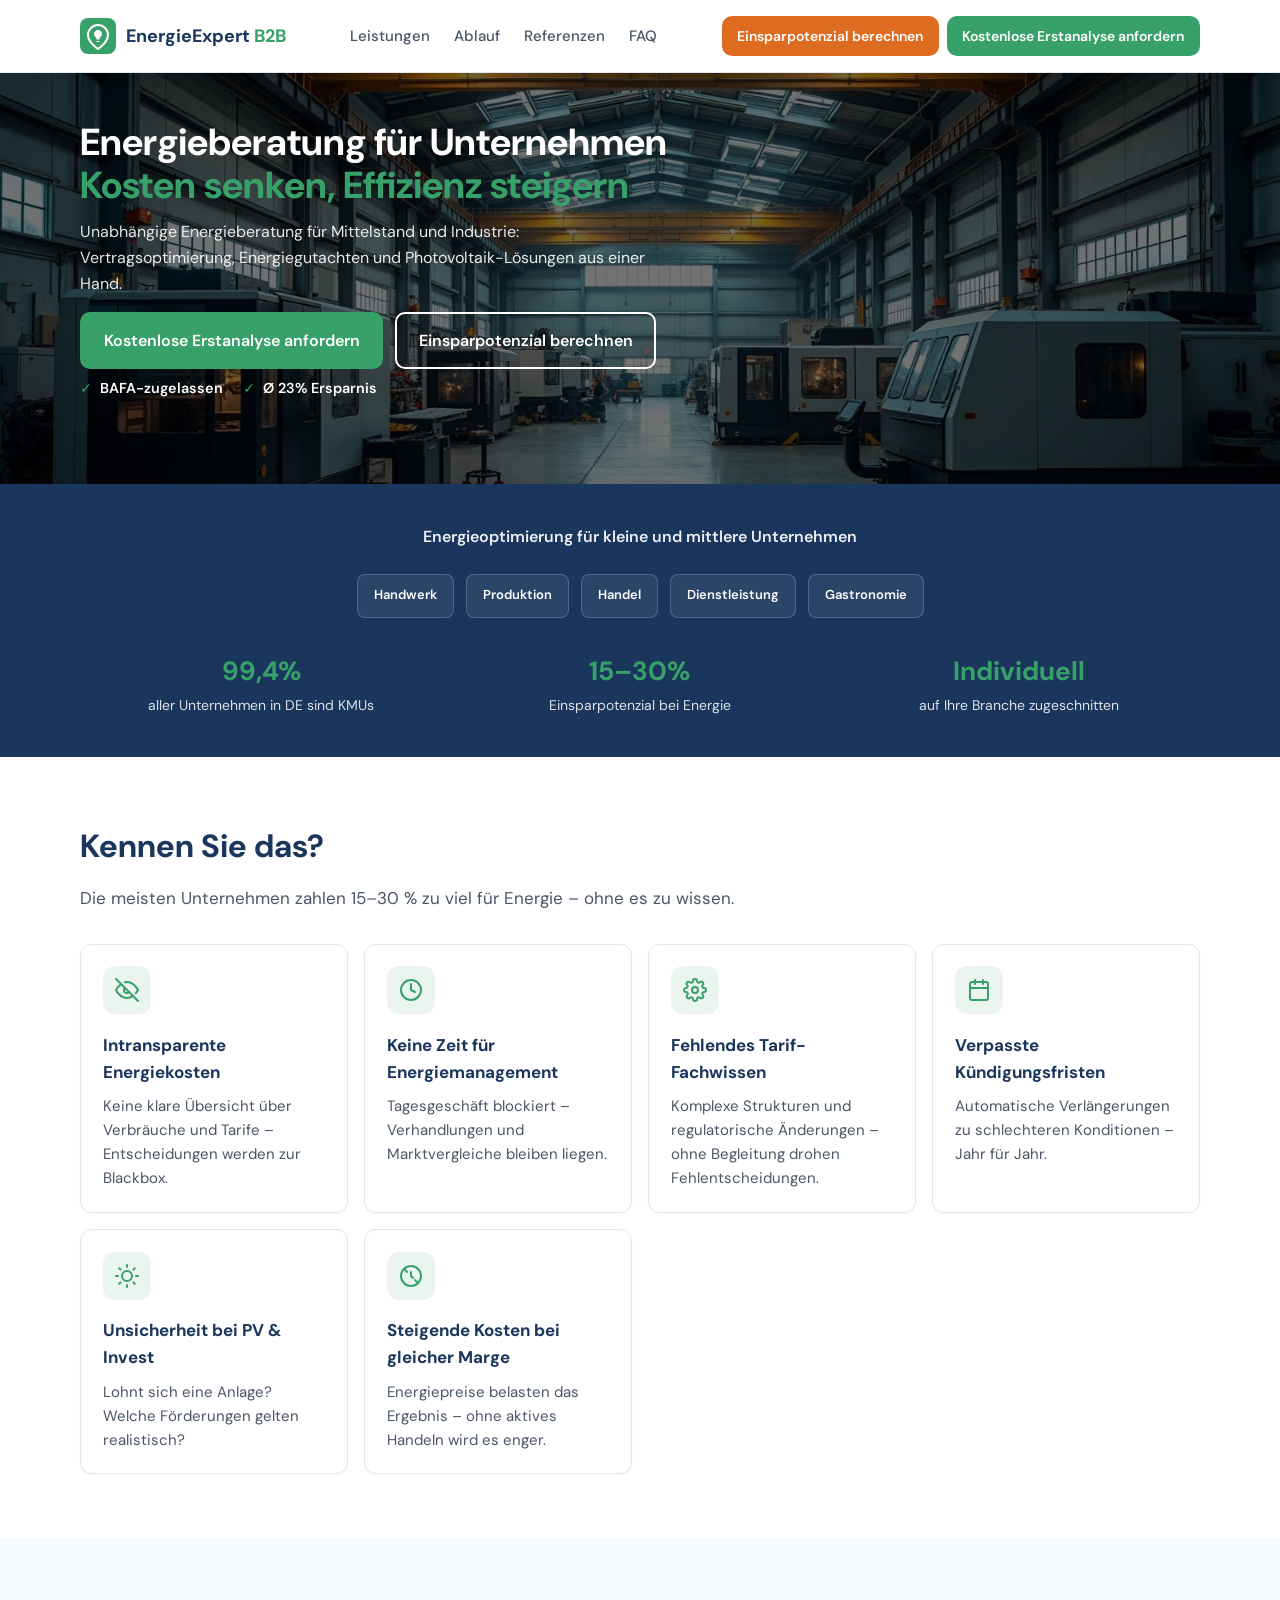
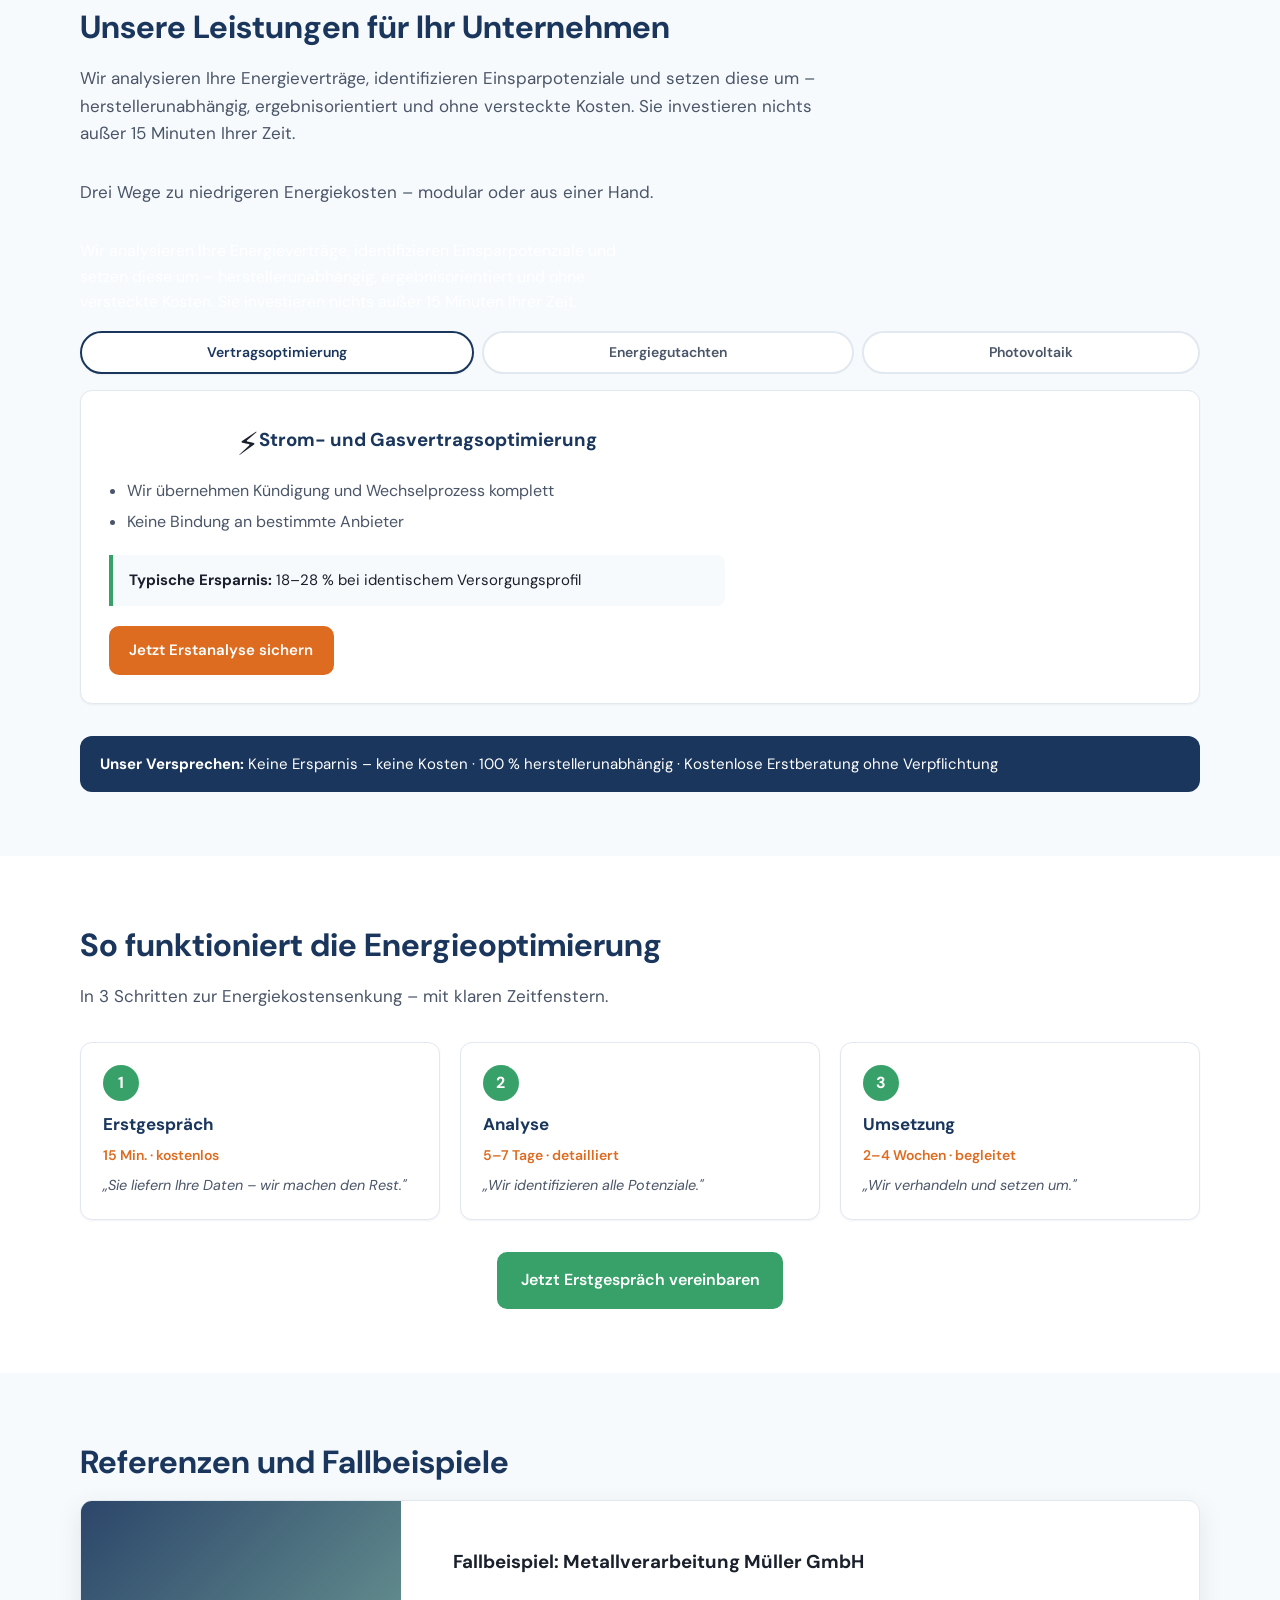
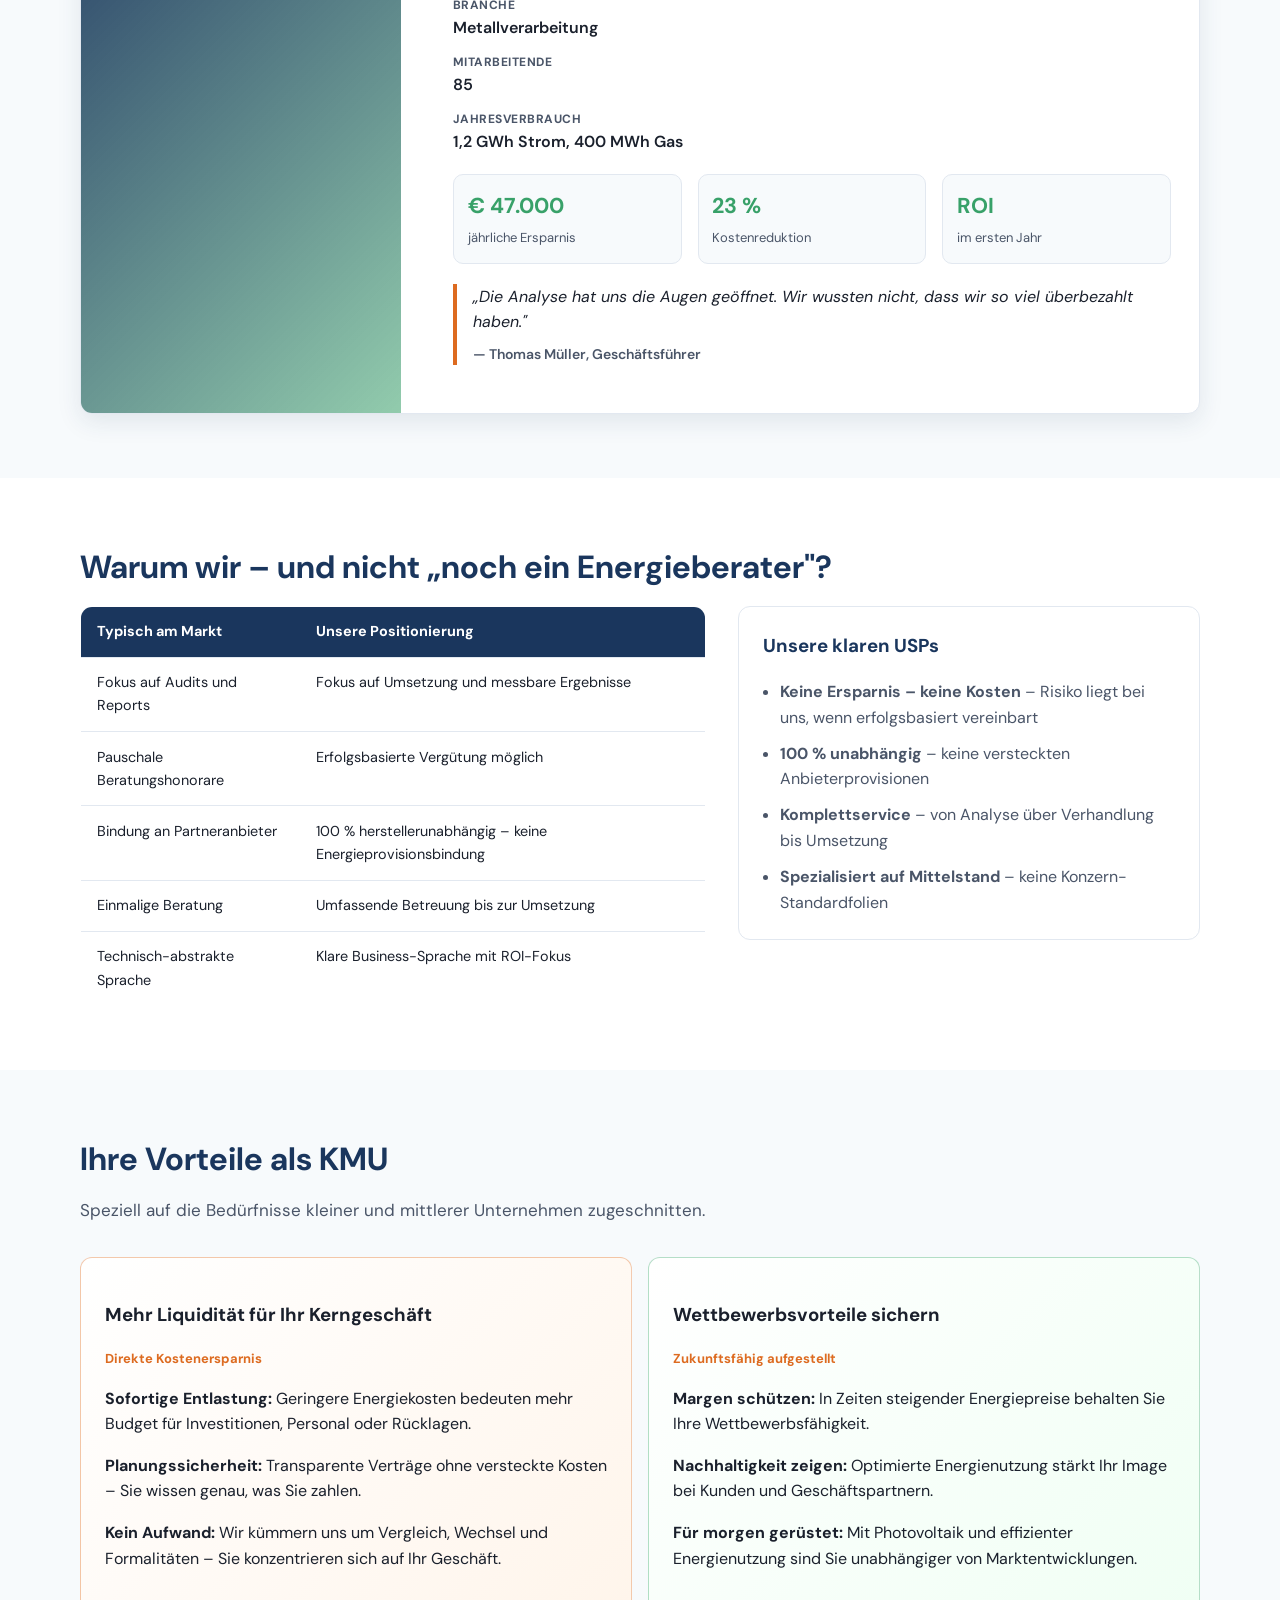
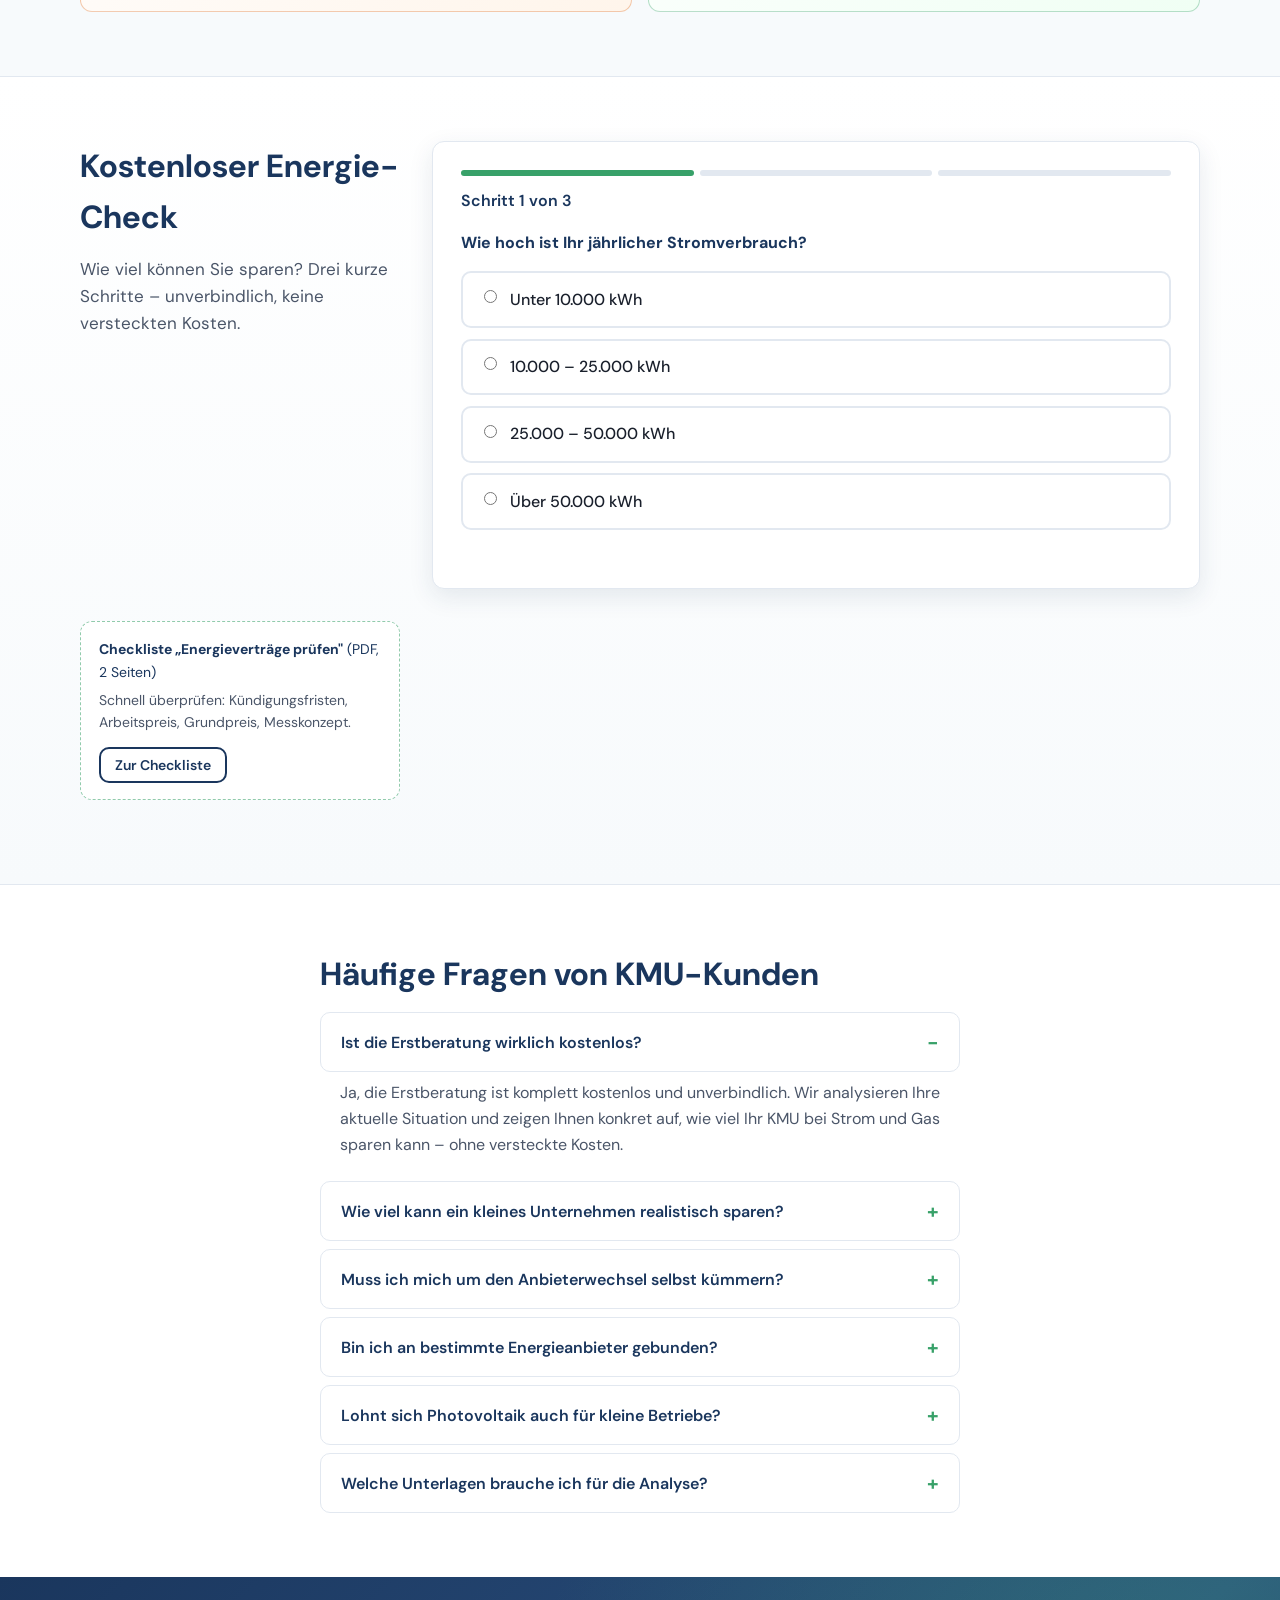
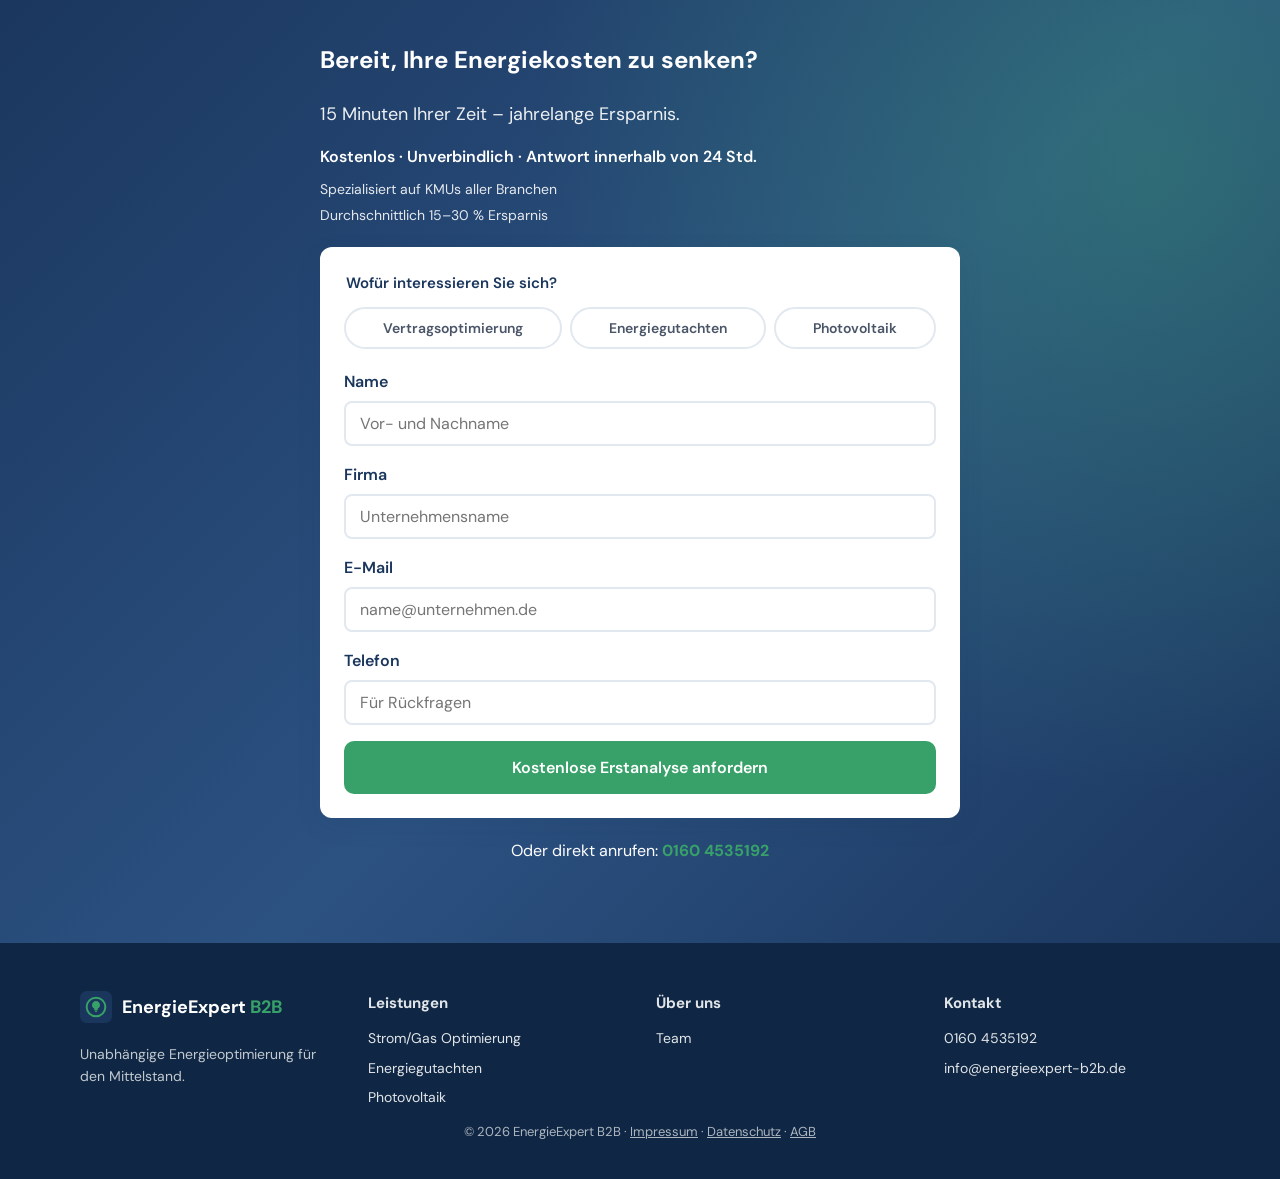
<file: index.html>
<!DOCTYPE html>
<html lang="de">
<head>
  <meta charset="UTF-8">
  <meta name="viewport" content="width=device-width, initial-scale=1.0">
  <meta name="description" content="Unabhängige Energieberatung für Mittelstand und Industrie. ✓ Stromoptimierung ✓ Gasverträge ✓ Photovoltaik. Kostenlose Erstanalyse – jetzt Einsparpotenzial berechnen.">
  <meta name="keywords" content="Energieberatung Unternehmen, Stromkosten senken Gewerbe, Energieoptimierung Mittelstand, Gasvertrag Gewerbe wechseln, Photovoltaik Gewerbe Beratung, Energiegutachten Unternehmen, BAFA Energieberatung Mittelstand">
  <title>Energieberatung für Unternehmen | Bis 28% Kosten sparen | EnergieExpert B2B</title>
  <link rel="preconnect" href="https://fonts.googleapis.com">
  <link rel="preconnect" href="https://fonts.gstatic.com" crossorigin>
  <link href="https://fonts.googleapis.com/css2?family=DM+Sans:ital,opsz,wght@0,9..40,400;0,9..40,500;0,9..40,600;0,9..40,700;1,9..40,400&display=swap" rel="stylesheet">
  <link rel="stylesheet" href="css/styles.css">
</head>
<body>
  <a class="skip-link" href="#main">Zum Inhalt springen</a>

  <!-- Sticky Header -->
  <header class="site-header" id="site-header">
    <div class="container header-inner">
      <a href="#" class="logo" aria-label="EnergieExpert B2B Startseite">
        <svg width="36" height="36" viewBox="0 0 36 36" fill="none" aria-hidden="true">
          <rect width="36" height="36" rx="8" fill="#38A169"/>
          <path d="M18 7c-5.52 0-10 4.48-10 10 0 7.5 10 14 10 14s10-6.5 10-14c0-5.52-4.48-10-10-10z" fill="none" stroke="#fff" stroke-width="2"/>
          <path d="M18 12c-2.21 0-4 1.79-4 4 0 1.4.74 2.68 1.87 3.35.26.18.4.4.4.65v1c0 .28.22.5.5.5h2.46c.28 0 .5-.22.5-.5v-1c0-.25.14-.47.4-.65A3.996 3.996 0 0022 16c0-2.21-1.79-4-4-4z" fill="#fff"/>
          <path d="M16.5 23h3v.5c0 .28-.22.5-.5.5h-2c-.28 0-.5-.22-.5-.5v-.5z" fill="#fff"/>
        </svg>
        <span>EnergieExpert<span class="logo-accent"> B2B</span></span>
      </a>
      <nav class="nav-minimal" aria-label="Hauptnavigation">
        <a href="#leistungen">Leistungen</a>
        <a href="#ablauf">Ablauf</a>
        <a href="#referenz">Referenzen</a>
        <a href="#faq">FAQ</a>
      </nav>
      <div class="header-cta">
        <a href="#quickcheck" class="btn btn-secondary btn-sm">Einsparpotenzial berechnen</a>
        <a href="#kontakt" class="btn btn-primary btn-sm">Kostenlose Erstanalyse anfordern</a>
      </div>
      <button type="button" class="menu-toggle" aria-expanded="false" aria-controls="mobile-nav" aria-label="Menü öffnen">
        <span></span><span></span><span></span>
      </button>
    </div>
    <div class="mobile-nav" id="mobile-nav" hidden>
      <nav aria-label="Mobile Navigation">
        <a href="#leistungen">Leistungen</a>
        <a href="#ablauf">Ablauf</a>
        <a href="#referenz">Referenzen</a>
        <a href="#faq">FAQ</a>
        <a href="#quickcheck" class="btn btn-secondary">Einsparpotenzial berechnen</a>
        <a href="#kontakt" class="btn btn-primary">Kostenlose Erstanalyse anfordern</a>
      </nav>
    </div>
  </header>

  <main id="main">
    <!-- Hero -->
    <section class="hero" aria-labelledby="hero-heading">
      <div class="container hero-grid">
        <div class="hero-content">
          <h1 id="hero-heading">Energieberatung für Unternehmen<span class="hero-em">Kosten senken, Effizienz steigern</span></h1>
          <p class="hero-value">Unabhängige Energieberatung für Mittelstand und Industrie: Vertragsoptimierung, Energiegutachten und Photovoltaik-Lösungen aus einer Hand.</p>

          <div class="hero-actions">
            <a href="#kontakt" class="btn btn-primary btn-lg">Kostenlose Erstanalyse anfordern</a>
            <a href="#quickcheck" class="btn btn-outline-light btn-lg">Einsparpotenzial berechnen</a>
          </div>
          <ul class="trust-badges trust-badges--hero">
            <li><span class="check" aria-hidden="true">✓</span> BAFA-zugelassen</li>
            <li><span class="check" aria-hidden="true">✓</span> Ø 23% Ersparnis</li>
          </ul>
          
        </div>
       <!--  <div class="hero-visual" role="img" aria-label="Illustration: Industriegebäude mit Photovoltaikanlage und Energie-Dashboard">
          <div class="hero-card">
            <div class="hero-metric">
              <span class="metric-label">Potenzielle Jahresersparnis (Beispiel)</span>
              <span class="metric-value">−23<span class="metric-unit">%</span></span>
              <span class="metric-note">Nach Vertrags- &amp; Lastoptimierung</span>
            </div>
            <div class="hero-chart" aria-hidden="true"></div>
          </div>
        </div> -->
      </div>
    </section>

    <!-- KMU Energiemarkt -->
    <section class="trust-strip" aria-labelledby="trust-strip-heading">
      <div class="container">
        <h2 id="trust-strip-heading" class="sr-only">Der Energiemarkt für KMUs</h2>
        <p class="trust-intro">Energieoptimierung für kleine und mittlere Unternehmen</p>
        <ul class="logo-row" aria-label="Branchen">
          <li><span class="logo-placeholder">Handwerk</span></li>
          <li><span class="logo-placeholder">Produktion</span></li>
          <li><span class="logo-placeholder">Handel</span></li>
          <li><span class="logo-placeholder">Dienstleistung</span></li>
          <li><span class="logo-placeholder">Gastronomie</span></li>
        </ul>
        <div class="stats-row">
          <div class="stat">
            <strong>99,4%</strong>
            <span>aller Unternehmen in DE sind KMUs</span>
          </div>
          <div class="stat">
            <strong>15–30%</strong>
            <span>Einsparpotenzial bei Energie</span>
          </div>
          <div class="stat">
            <strong>Individuell</strong>
            <span>auf Ihre Branche zugeschnitten</span>
          </div>
        </div>
      </div>
    </section>

    <!-- Problem-Agitation -->
    <section class="section problems" aria-labelledby="problems-heading">
      <div class="container">
        <h2 id="problems-heading">Kennen Sie das?</h2>
        <p class="section-lead">Die meisten Unternehmen zahlen 15–30&nbsp;% zu viel für Energie – ohne es zu wissen.</p>
        <div class="problem-grid">
          <article class="problem-card">
            <span class="problem-icon" aria-hidden="true">
              <svg width="24" height="24" viewBox="0 0 24 24" fill="none" stroke="currentColor" stroke-width="2" stroke-linecap="round" stroke-linejoin="round">
                <path d="M17.94 17.94A10.07 10.07 0 0 1 12 20c-7 0-11-8-11-8a18.45 18.45 0 0 1 5.06-5.94M9.9 4.24A9.12 9.12 0 0 1 12 4c7 0 11 8 11 8a18.5 18.5 0 0 1-2.16 3.19m-6.72-1.07a3 3 0 1 1-4.24-4.24"/>
                <line x1="1" y1="1" x2="23" y2="23"/>
              </svg>
            </span>
            <h3>Intransparente Energiekosten</h3>
            <p>Keine klare Übersicht über Verbräuche und Tarife – Entscheidungen werden zur Blackbox.</p>
          </article>
          <article class="problem-card">
            <span class="problem-icon" aria-hidden="true">
              <svg width="24" height="24" viewBox="0 0 24 24" fill="none" stroke="currentColor" stroke-width="2" stroke-linecap="round" stroke-linejoin="round">
                <circle cx="12" cy="12" r="10"/>
                <polyline points="12 6 12 12 16 14"/>
              </svg>
            </span>
            <h3>Keine Zeit für Energiemanagement</h3>
            <p>Tagesgeschäft blockiert – Verhandlungen und Marktvergleiche bleiben liegen.</p>
          </article>
          <article class="problem-card">
            <span class="problem-icon" aria-hidden="true">
              <svg width="24" height="24" viewBox="0 0 24 24" fill="none" stroke="currentColor" stroke-width="2" stroke-linecap="round" stroke-linejoin="round">
                <circle cx="12" cy="12" r="3"/>
                <path d="M19.4 15a1.65 1.65 0 0 0 .33 1.82l.06.06a2 2 0 0 1 0 2.83 2 2 0 0 1-2.83 0l-.06-.06a1.65 1.65 0 0 0-1.82-.33 1.65 1.65 0 0 0-1 1.51V21a2 2 0 0 1-2 2 2 2 0 0 1-2-2v-.09A1.65 1.65 0 0 0 9 19.4a1.65 1.65 0 0 0-1.82.33l-.06.06a2 2 0 0 1-2.83 0 2 2 0 0 1 0-2.83l.06-.06a1.65 1.65 0 0 0 .33-1.82 1.65 1.65 0 0 0-1.51-1H3a2 2 0 0 1-2-2 2 2 0 0 1 2-2h.09A1.65 1.65 0 0 0 4.6 9a1.65 1.65 0 0 0-.33-1.82l-.06-.06a2 2 0 0 1 0-2.83 2 2 0 0 1 2.83 0l.06.06a1.65 1.65 0 0 0 1.82.33H9a1.65 1.65 0 0 0 1-1.51V3a2 2 0 0 1 2-2 2 2 0 0 1 2 2v.09a1.65 1.65 0 0 0 1 1.51 1.65 1.65 0 0 0 1.82-.33l.06-.06a2 2 0 0 1 2.83 0 2 2 0 0 1 0 2.83l-.06.06a1.65 1.65 0 0 0-.33 1.82V9a1.65 1.65 0 0 0 1.51 1H21a2 2 0 0 1 2 2 2 2 0 0 1-2 2h-.09a1.65 1.65 0 0 0-1.51 1z"/>
              </svg>
            </span>
            <h3>Fehlendes Tarif-Fachwissen</h3>
            <p>Komplexe Strukturen und regulatorische Änderungen – ohne Begleitung drohen Fehlentscheidungen.</p>
          </article>
          <article class="problem-card">
            <span class="problem-icon" aria-hidden="true">
              <svg width="24" height="24" viewBox="0 0 24 24" fill="none" stroke="currentColor" stroke-width="2" stroke-linecap="round" stroke-linejoin="round">
                <rect x="3" y="4" width="18" height="18" rx="2" ry="2"/>
                <line x1="16" y1="2" x2="16" y2="6"/>
                <line x1="8" y1="2" x2="8" y2="6"/>
                <line x1="3" y1="10" x2="21" y2="10"/>
              </svg>
            </span>
            <h3>Verpasste Kündigungsfristen</h3>
            <p>Automatische Verlängerungen zu schlechteren Konditionen – Jahr für Jahr.</p>
          </article>
          <article class="problem-card">
            <span class="problem-icon" aria-hidden="true">
              <svg width="24" height="24" viewBox="0 0 24 24" fill="none" stroke="currentColor" stroke-width="2" stroke-linecap="round" stroke-linejoin="round">
                <circle cx="12" cy="12" r="5"/>
                <line x1="12" y1="1" x2="12" y2="3"/>
                <line x1="12" y1="21" x2="12" y2="23"/>
                <line x1="4.22" y1="4.22" x2="5.64" y2="5.64"/>
                <line x1="18.36" y1="18.36" x2="19.78" y2="19.78"/>
                <line x1="1" y1="12" x2="3" y2="12"/>
                <line x1="21" y1="12" x2="23" y2="12"/>
                <line x1="4.22" y1="19.78" x2="5.64" y2="18.36"/>
                <line x1="18.36" y1="5.64" x2="19.78" y2="4.22"/>
              </svg>
            </span>
            <h3>Unsicherheit bei PV &amp; Invest</h3>
            <p>Lohnt sich eine Anlage? Welche Förderungen gelten realistisch?</p>
          </article>
          <article class="problem-card">
            <span class="problem-icon" aria-hidden="true">
              <svg width="24" height="24" viewBox="0 0 24 24" fill="none" stroke="currentColor" stroke-width="2" stroke-linecap="round" stroke-linejoin="round">
                <circle cx="12" cy="12" r="10"/>
                <polyline points="12 8 12 12 14 14"/>
                <path d="M16 16l2 2"/>
                <path d="M8 8l-2-2"/>
              </svg>
            </span>
            <h3>Steigende Kosten bei gleicher Marge</h3>
            <p>Energiepreise belasten das Ergebnis – ohne aktives Handeln wird es enger.</p>
          </article>
        </div>
      </div>
    </section>

    <!-- Leistungen -->
    <section class="section section-alt services" id="leistungen" aria-labelledby="services-heading">
      <div class="container">
        <h2 id="services-heading">Unsere Leistungen für Ihr Unternehmen</h2>
        <p class="section-lead">Wir analysieren Ihre Energieverträge, identifizieren Einsparpotenziale und setzen diese um – herstellerunabhängig, ergebnisorientiert und ohne versteckte Kosten. Sie investieren nichts außer 15 Minuten Ihrer Zeit.</p>
        <p class="section-lead">Drei Wege zu niedrigeren Energiekosten – modular oder aus einer Hand.</p>
        <p class="hero-kicker">Wir analysieren Ihre Energieverträge, identifizieren Einsparpotenziale und setzen diese um – herstellerunabhängig, ergebnisorientiert und ohne versteckte Kosten. Sie investieren nichts außer 15 Minuten Ihrer Zeit.</p>

        <div class="tabs" data-tabs>
          <div class="tab-list" role="tablist" aria-label="Leistungsbereiche">
            <button type="button" class="tab is-active" role="tab" aria-selected="true" aria-controls="panel-contract" id="tab-contract">Vertragsoptimierung</button>
            <button type="button" class="tab" role="tab" aria-selected="false" aria-controls="panel-audit" id="tab-audit">Energiegutachten</button>
            <button type="button" class="tab" role="tab" aria-selected="false" aria-controls="panel-pv" id="tab-pv">Photovoltaik</button>
          </div>

          <div id="panel-contract" class="tab-panel is-active" role="tabpanel" aria-labelledby="tab-contract">
            <div class="panel-inner">
              <div class="panel-header">
                <div class="panel-icon" aria-hidden="true">⚡</div>
                <h3>Strom- und Gasvertragsoptimierung</h3>
              </div>
              <ul class="benefit-list">
                <li>Wir übernehmen Kündigung und Wechselprozess komplett</li>
                <li>Keine Bindung an bestimmte Anbieter</li>
              </ul>
              <p class="highlight-box"><strong>Typische Ersparnis:</strong> 18–28&nbsp;% bei identischem Versorgungsprofil</p>
              <a href="#kontakt" class="btn btn-secondary" data-select-interest="vertragsoptimierung">Jetzt Erstanalyse sichern</a>
            </div>
          </div>

          <div id="panel-audit" class="tab-panel" role="tabpanel" aria-labelledby="tab-audit" hidden>
            <div class="panel-inner">
              <div class="panel-icon" aria-hidden="true">📋</div>
              <h3>Energiegutachten / Energieanalysen</h3>
              <ul class="benefit-list">
                <li>Transparente Darstellung aller Einsparpotenziale</li>
                <li>Priorisierte Maßnahmenliste mit ROI-Berechnung</li>
                <li>Grundlage für Fördermittel (BAFA, KfW)</li>
                <li>ISO&nbsp;50001-konforme Dokumentation möglich</li>
              </ul>
              <p class="highlight-box"><strong>Fokus:</strong> Umsetzbare Prioritäten statt rein theoretischer Reports</p>
              <a href="#kontakt" class="btn btn-secondary" data-select-interest="energiegutachten">Gutachten anfragen</a>
            </div>
          </div>

          <div id="panel-pv" class="tab-panel" role="tabpanel" aria-labelledby="tab-pv" hidden>
            <div class="panel-inner">
              <div class="panel-icon" aria-hidden="true">☀</div>
              <h3>Photovoltaik-Lösungen</h3>
              <ul class="benefit-list">
                <li>Herstellerunabhängige Wirtschaftlichkeitsberechnung</li>
                <li>Realistische Amortisationszeiten – keine Schönrechnung</li>
                <li>Unterstützung bei Förderanträgen</li>
                <li>Begleitung von Planung bis Inbetriebnahme</li>
              </ul>
              <p class="highlight-box"><strong>Perspektive:</strong> Neben Kostensenkung verbessern Sie Ihre CO<sub>2</sub>-Bilanz messbar</p>
              <a href="#kontakt" class="btn btn-secondary" data-select-interest="photovoltaik">Wirtschaftlichkeit prüfen</a>
            </div>
          </div>
        </div>

        <div class="usp-banner">
          <p><strong>Unser Versprechen:</strong> Keine Ersparnis – keine Kosten · 100&nbsp;% herstellerunabhängig · Kostenlose Erstberatung ohne Verpflichtung</p>
        </div>
      </div>
    </section>

    <!-- Prozess -->
    <section class="section process" id="ablauf" aria-labelledby="process-heading">
      <div class="container">
        <h2 id="process-heading">So funktioniert die Energieoptimierung</h2>
        <p class="section-lead">In 3 Schritten zur Energiekostensenkung – mit klaren Zeitfenstern.</p>
        <ol class="process-steps">
          <li>
            <span class="step-num">1</span>
            <h3>Erstgespräch</h3>
            <p class="step-time">15 Min. · kostenlos</p>
            <p class="step-quote">„Sie liefern Ihre Daten – wir machen den Rest."</p>
          </li>
          <li>
            <span class="step-num">2</span>
            <h3>Analyse</h3>
            <p class="step-time">5–7 Tage · detailliert</p>
            <p class="step-quote">„Wir identifizieren alle Potenziale."</p>
          </li>
          <li>
            <span class="step-num">3</span>
            <h3>Umsetzung</h3>
            <p class="step-time">2–4 Wochen · begleitet</p>
            <p class="step-quote">„Wir verhandeln und setzen um."</p>
          </li>
        </ol>
        <div class="section-cta-center">
          <a href="#kontakt" class="btn btn-primary btn-lg">Jetzt Erstgespräch vereinbaren</a>
        </div>
      </div>
    </section>

    <!-- Case Study -->
    <section class="section section-alt case-study" id="referenz" aria-labelledby="case-heading">
      <div class="container">
        <h2 id="case-heading">Referenzen und Fallbeispiele</h2>
        <article class="case-card">
          <div class="case-visual" aria-hidden="true"></div>
          <div class="case-body">
            <h3>Fallbeispiel: Metallverarbeitung Müller GmbH</h3>
            <dl class="case-meta">
              <div><dt>Branche</dt><dd>Metallverarbeitung</dd></div>
              <div><dt>Mitarbeitende</dt><dd>85</dd></div>
              <div><dt>Jahresverbrauch</dt><dd>1,2 GWh Strom, 400 MWh Gas</dd></div>
            </dl>
            <div class="case-results">
              <div class="case-result">
                <strong>€ 47.000</strong>
                <span>jährliche Ersparnis</span>
              </div>
              <div class="case-result">
                <strong>23&nbsp;%</strong>
                <span>Kostenreduktion</span>
              </div>
              <div class="case-result">
                <strong>ROI</strong>
                <span>im ersten Jahr</span>
              </div>
            </div>
            <blockquote class="case-quote">
              <p>„Die Analyse hat uns die Augen geöffnet. Wir wussten nicht, dass wir so viel überbezahlt haben."</p>
              <footer>— Thomas Müller, Geschäftsführer</footer>
            </blockquote>
          </div>
        </article>
      </div>
    </section>

    <!-- Differenzierung -->
    <section class="section diff" aria-labelledby="diff-heading">
      <div class="container">
        <h2 id="diff-heading">Warum wir – und nicht „noch ein Energieberater"?</h2>
        <div class="diff-grid">
          <div class="diff-table-wrap">
            <table class="diff-table">
              <caption class="sr-only">Abgrenzung zu typischen Energieberatern</caption>
              <thead>
                <tr>
                  <th scope="col">Typisch am Markt</th>
                  <th scope="col">Unsere Positionierung</th>
                </tr>
              </thead>
              <tbody>
                <tr><td>Fokus auf Audits und Reports</td><td>Fokus auf Umsetzung und messbare Ergebnisse</td></tr>
                <tr><td>Pauschale Beratungshonorare</td><td>Erfolgsbasierte Vergütung möglich</td></tr>
                <tr><td>Bindung an Partneranbieter</td><td>100&nbsp;% herstellerunabhängig – keine Energieprovisionsbindung</td></tr>
                <tr><td>Einmalige Beratung</td><td>Umfassende Betreuung bis zur Umsetzung</td></tr>
                <tr><td>Technisch-abstrakte Sprache</td><td>Klare Business-Sprache mit ROI-Fokus</td></tr>
              </tbody>
            </table>
          </div>
          <div class="usp-list-block">
            <h3>Unsere klaren USPs</h3>
            <ul class="usp-checklist">
              <li><strong>Keine Ersparnis – keine Kosten</strong> – Risiko liegt bei uns, wenn erfolgsbasiert vereinbart</li>
              <li><strong>100&nbsp;% unabhängig</strong> – keine versteckten Anbieterprovisionen</li>
              <li><strong>Komplettservice</strong> – von Analyse über Verhandlung bis Umsetzung</li>
              <li><strong>Spezialisiert auf Mittelstand</strong> – keine Konzern-Standardfolien</li>
            </ul>
          </div>
        </div>
      </div>
    </section>

    <!-- Vorteile für KMU -->
    <section class="section section-alt positioning" aria-labelledby="position-heading">
      <div class="container">
        <h2 id="position-heading">Ihre Vorteile als KMU</h2>
        <p class="section-lead">Speziell auf die Bedürfnisse kleiner und mittlerer Unternehmen zugeschnitten.</p>
        <div class="position-grid">
          <article class="position-card position-cost">
            <h3>Mehr Liquidität für Ihr Kerngeschäft</h3>
            <p class="position-tag">Direkte Kostenersparnis</p>
            <p><strong>Sofortige Entlastung:</strong> Geringere Energiekosten bedeuten mehr Budget für Investitionen, Personal oder Rücklagen.</p>
            <p><strong>Planungssicherheit:</strong> Transparente Verträge ohne versteckte Kosten – Sie wissen genau, was Sie zahlen.</p>
            <p><strong>Kein Aufwand:</strong> Wir kümmern uns um Vergleich, Wechsel und Formalitäten – Sie konzentrieren sich auf Ihr Geschäft.</p>
          </article>
          <article class="position-card position-esg">
            <h3>Wettbewerbsvorteile sichern</h3>
            <p class="position-tag">Zukunftsfähig aufgestellt</p>
            <p><strong>Margen schützen:</strong> In Zeiten steigender Energiepreise behalten Sie Ihre Wettbewerbsfähigkeit.</p>
            <p><strong>Nachhaltigkeit zeigen:</strong> Optimierte Energienutzung stärkt Ihr Image bei Kunden und Geschäftspartnern.</p>
            <p><strong>Für morgen gerüstet:</strong> Mit Photovoltaik und effizienter Energienutzung sind Sie unabhängiger von Marktentwicklungen.</p>
          </article>
        </div>
      </div>
    </section>

    <!-- Lead Magnet Quick Check -->
    <section class="section quickcheck" id="quickcheck" aria-labelledby="quickcheck-heading">
      <div class="container quickcheck-inner">
        <div class="quickcheck-intro">
          <h2 id="quickcheck-heading">Kostenloser Energie-Check</h2>
          <p class="section-lead">Wie viel können Sie sparen? Drei kurze Schritte – unverbindlich, keine versteckten Kosten.</p>
        </div>
        <form class="wizard" id="quickcheck-form" novalidate>
          <div class="wizard-progress" aria-hidden="true">
            <span class="wizard-dot is-active"></span>
            <span class="wizard-dot"></span>
            <span class="wizard-dot"></span>
          </div>
          <p class="wizard-step-label" id="wizard-step-label">Schritt <span id="wizard-step-num">1</span> von 3</p>

          <fieldset class="wizard-step is-active" data-step="1">
            <legend>Wie hoch ist Ihr jährlicher Stromverbrauch?</legend>
            <label class="radio-card"><input type="radio" name="consumption" value="u10" required> Unter 10.000 kWh</label>
            <label class="radio-card"><input type="radio" name="consumption" value="10-25"> 10.000 – 25.000 kWh</label>
            <label class="radio-card"><input type="radio" name="consumption" value="25-50"> 25.000 – 50.000 kWh</label>
            <label class="radio-card"><input type="radio" name="consumption" value="50p"> Über 50.000 kWh</label>
          </fieldset>

          <fieldset class="wizard-step" data-step="2" hidden>
            <legend>Welches Thema ist für Sie am dringlichsten?</legend>
            <label class="radio-card"><input type="radio" name="topic" value="contracts"> Strom/Gas-Verträge optimieren</label>
            <label class="radio-card"><input type="radio" name="topic" value="audit"> Energiegutachten / Förderungen</label>
            <label class="radio-card"><input type="radio" name="topic" value="pv"> Photovoltaik / Eigenverbrauch</label>
            <label class="radio-card"><input type="radio" name="topic" value="mixed"> Kombination / unklar</label>
          </fieldset>

          <fieldset class="wizard-step" data-step="3" hidden>
            <legend>Wie möchten Sie das Ergebnis erhalten?</legend>
            <label class="field">
              <span>E-Mail</span>
              <input type="email" name="email" autocomplete="email" placeholder="name@unternehmen.de">
            </label>
            <label class="field">
              <span>Firma</span>
              <input type="text" name="company" autocomplete="organization" placeholder="Firma GmbH">
            </label>
            <p class="wizard-hint">Wir zeigen Ihnen eine erste Einordnung und melden uns innerhalb von 24&nbsp;Stunden.</p>
          </fieldset>

          <div class="wizard-actions">
            <button type="button" class="btn btn-outline" id="wizard-back" style="display: none;">Zurück</button>
            <button type="submit" class="btn btn-primary" id="wizard-submit" style="display: none;">Termin anfordern</button>
          </div>
          <div class="wizard-result" id="wizard-result" hidden tabindex="-1"></div>
        </form>
        <div class="lead-magnet-notes">
          <div id="checkliste" class="checkliste-box anchor-target">
            <p><strong>Checkliste „Energieverträge prüfen"</strong> (PDF, 2 Seiten)</p>
            <p class="checkliste-meta">Schnell überprüfen: Kündigungsfristen, Arbeitspreis, Grundpreis, Messkonzept.</p>
            <button type="button" class="btn btn-outline btn-sm" id="checkliste-download">Zur Checkliste</button>
          </div>
        </div>
      </div>
    </section>

    <!-- FAQ -->
    <section class="section faq" id="faq" aria-labelledby="faq-heading">
      <div class="container container-narrow">
        <h2 id="faq-heading">Häufige Fragen von KMU-Kunden</h2>
        <div class="accordion" data-accordion>
          <button type="button" class="accordion-trigger" aria-expanded="true" id="acc-1" aria-controls="acc-panel-1">Ist die Erstberatung wirklich kostenlos?</button>
          <div class="accordion-panel" id="acc-panel-1" role="region" aria-labelledby="acc-1">
            <p>Ja, die Erstberatung ist komplett kostenlos und unverbindlich. Wir analysieren Ihre aktuelle Situation und zeigen Ihnen konkret auf, wie viel Ihr KMU bei Strom und Gas sparen kann – ohne versteckte Kosten.</p>
          </div>

          <button type="button" class="accordion-trigger" aria-expanded="false" id="acc-2" aria-controls="acc-panel-2">Wie viel kann ein kleines Unternehmen realistisch sparen?</button>
          <div class="accordion-panel" id="acc-panel-2" role="region" aria-labelledby="acc-2" hidden>
            <p>KMUs sparen durchschnittlich 15–30&nbsp;% ihrer Energiekosten. Bei einem Jahresverbrauch von 25.000 kWh Strom kann das schnell mehrere hundert Euro pro Jahr bedeuten – Geld, das Sie in Ihr Kerngeschäft investieren können.</p>
          </div>

          <button type="button" class="accordion-trigger" aria-expanded="false" id="acc-3" aria-controls="acc-panel-3">Muss ich mich um den Anbieterwechsel selbst kümmern?</button>
          <div class="accordion-panel" id="acc-panel-3" role="region" aria-labelledby="acc-3" hidden>
            <p>Nein, wir übernehmen den kompletten Wechselprozess für Sie – von der Kündigung bis zur Anmeldung beim neuen Anbieter. Sie müssen sich um nichts kümmern und haben keinen Mehraufwand im Tagesgeschäft.</p>
          </div>

          <button type="button" class="accordion-trigger" aria-expanded="false" id="acc-4" aria-controls="acc-panel-4">Bin ich an bestimmte Energieanbieter gebunden?</button>
          <div class="accordion-panel" id="acc-panel-4" role="region" aria-labelledby="acc-4" hidden>
            <p>Nein, wir sind 100&nbsp;% unabhängig und arbeiten nicht auf Provisionsbasis mit Anbietern zusammen. Unsere Empfehlungen basieren ausschließlich auf dem besten Preis-Leistungs-Verhältnis für Ihr Unternehmen.</p>
          </div>

          <button type="button" class="accordion-trigger" aria-expanded="false" id="acc-5" aria-controls="acc-panel-5">Lohnt sich Photovoltaik auch für kleine Betriebe?</button>
          <div class="accordion-panel" id="acc-panel-5" role="region" aria-labelledby="acc-5" hidden>
            <p>Ja, gerade für KMUs mit eigenem Dach kann sich PV schnell rechnen. Wir prüfen individuell, ob und wie sich eine Anlage für Ihren Betrieb lohnt – mit realistischen Zahlen zu Amortisation und Eigenverbrauch.</p>
          </div>

          <button type="button" class="accordion-trigger" aria-expanded="false" id="acc-6" aria-controls="acc-panel-6">Welche Unterlagen brauche ich für die Analyse?</button>
          <div class="accordion-panel" id="acc-panel-6" role="region" aria-labelledby="acc-6" hidden>
            <p>Für den Start reicht Ihre letzte Jahresabrechnung für Strom und/oder Gas. Falls Sie mehrere Standorte haben, benötigen wir die Abrechnungen aller Standorte. Mehr ist für die Erstanalyse nicht nötig.</p>
          </div>
        </div>
      </div>
    </section>

    <!-- Final CTA -->
    <section class="final-cta" id="kontakt" aria-labelledby="final-heading">
      <div class="container container-narrow">
        <h2 id="final-heading">Bereit, Ihre Energiekosten zu senken?</h2>
        <p class="final-sub">15 Minuten Ihrer Zeit – jahrelange Ersparnis.</p>
        <div class="trust-near-form">
          <p>Kostenlos · Unverbindlich · Antwort innerhalb von 24&nbsp;Std.</p>
          <ul class="mini-proof">
            <li>Spezialisiert auf KMUs aller Branchen</li>
            <li>Durchschnittlich 15–30&nbsp;% Ersparnis</li>
          </ul>
        </div>
        <form class="lead-form" id="lead-form" action="#" method="post">
          <fieldset class="interest-selection">
            <legend>Wofür interessieren Sie sich?</legend>
            <div class="interest-buttons" id="interest-buttons">
              <button type="button" class="interest-btn" data-interest="vertragsoptimierung">Vertragsoptimierung</button>
              <button type="button" class="interest-btn" data-interest="energiegutachten">Energiegutachten</button>
              <button type="button" class="interest-btn" data-interest="photovoltaik">Photovoltaik</button>
            </div>
            <input type="hidden" name="interesse" id="interesse-input" value="">
          </fieldset>
          <label class="field">
            <span>Name</span>
            <input type="text" name="name" required autocomplete="name" placeholder="Vor- und Nachname">
          </label>
          <label class="field">
            <span>Firma</span>
            <input type="text" name="firma" required autocomplete="organization" placeholder="Unternehmensname">
          </label>
          <label class="field">
            <span>E-Mail</span>
            <input type="email" name="email" required autocomplete="email" placeholder="name@unternehmen.de">
          </label>
          <label class="field">
            <span>Telefon</span>
            <input type="tel" name="tel" autocomplete="tel" placeholder="Für Rückfragen">
          </label>
          <button type="submit" class="btn btn-primary btn-lg btn-block">Kostenlose Erstanalyse anfordern</button>
        </form>
        <p class="phone-alt">Oder direkt anrufen: <a href="tel:+491604535192">0160 4535192</a></p>
      </div>
    </section>
  </main>
  
  <!-- Footer -->
  <footer class="site-footer">
    <div class="container footer-grid">
      <div class="footer-brand">
        <a href="#" class="logo logo-footer">
          <svg width="32" height="32" viewBox="0 0 48 48" fill="none" aria-hidden="true">
            <rect width="48" height="48" rx="10" fill="#1A365D"/>
            <circle cx="24" cy="24" r="14" stroke="#38A169" stroke-width="3" fill="none"/>
            <path d="M24 15c-3.3 0-6 2.7-6 6 0 2.1 1.1 4 2.8 5 .4.3.6.6.6 1v1.5c0 .4.3.7.7.7h3.8c.4 0 .7-.3.7-.7V27c0-.4.2-.7.6-1 1.7-1 2.8-2.9 2.8-5 0-3.3-2.7-6-6-6zm-1.5 15h3v.8c0 .4-.3.7-.7.7h-1.6c-.4 0-.7-.3-.7-.7v-.8z" fill="#38A169"/>
          </svg>
          <span>EnergieExpert<span class="logo-accent"> B2B</span></span>
        </a>
        <p class="footer-tagline">Unabhängige Energieoptimierung für den Mittelstand.</p>
      </div>
      <div>
        <h3 class="footer-heading">Leistungen</h3>
        <ul class="footer-links">
          <li><a href="#leistungen">Strom/Gas Optimierung</a></li>
          <li><a href="#leistungen">Energiegutachten</a></li>
          <li><a href="#leistungen">Photovoltaik</a></li>
        </ul>
      </div>
      <div>
        <h3 class="footer-heading">Über uns</h3>
        <ul class="footer-links">
          <li><a href="team.html">Team</a></li>
        </ul>
      </div>
      <div>
        <h3 class="footer-heading">Kontakt</h3>
        <ul class="footer-links">
    
          <li><a href="tel:+491604535192">0160 4535192</a></li>
          <li><a href="mailto:kontakt@energieexpert-b2b.de">info@energieexpert-b2b.de</a></li>
        </ul>
      </div>
    </div>
    <div class="footer-bottom">
      <p>© <span id="year"></span> EnergieExpert B2B · <a href="impressum.html">Impressum</a> · <a href="datenschutz.html">Datenschutz</a> · <a href="agb.html">AGB</a></p>
    </div>
  </footer>

  <!-- Sticky mobile CTA -->
  <div class="sticky-cta" id="sticky-cta">
    <div class="container">
      <div class="sticky-cta-grid">
        <a href="#checkliste" class="btn-mobile btn-mobile-outline">
          <svg width="20" height="20" viewBox="0 0 24 24" fill="none" stroke="currentColor" stroke-width="2" stroke-linecap="round" stroke-linejoin="round" aria-hidden="true">
            <path d="M14 2H6a2 2 0 0 0-2 2v16a2 2 0 0 0 2 2h12a2 2 0 0 0 2-2V8z"/><polyline points="14 2 14 8 20 8"/><line x1="16" y1="13" x2="8" y2="13"/><line x1="16" y1="17" x2="8" y2="17"/><polyline points="10 9 9 9 8 9"/>
          </svg>
          <span>Checkliste</span>
        </a>
        <a href="#kontakt" class="btn-mobile btn-mobile-primary">
          <svg width="20" height="20" viewBox="0 0 24 24" fill="none" stroke="currentColor" stroke-width="2" stroke-linecap="round" stroke-linejoin="round" aria-hidden="true">
            <path d="M22 16.92v3a2 2 0 0 1-2.18 2 19.79 19.79 0 0 1-8.63-3.07 19.5 19.5 0 0 1-6-6 19.79 19.79 0 0 1-3.07-8.67A2 2 0 0 1 4.11 2h3a2 2 0 0 1 2 1.72 12.84 12.84 0 0 0 .7 2.81 2 2 0 0 1-.45 2.11L8.09 9.91a16 16 0 0 0 6 6l1.27-1.27a2 2 0 0 1 2.11-.45 12.84 12.84 0 0 0 2.81.7A2 2 0 0 1 22 16.92z"/>
          </svg>
          <span>Erstanalyse</span>
        </a>
        <a href="https://wa.me/491604535192?text=Hallo%2C%20ich%20interessiere%20mich%20f%C3%BCr%20eine%20Energieberatung." class="btn-mobile btn-mobile-whatsapp" target="_blank" rel="noopener noreferrer" aria-label="WhatsApp Chat starten">
          <svg width="22" height="22" viewBox="0 0 24 24" fill="currentColor" aria-hidden="true">
            <path d="M17.472 14.382c-.297-.149-1.758-.867-2.03-.967-.273-.099-.471-.148-.67.15-.197.297-.767.966-.94 1.164-.173.199-.347.223-.644.075-.297-.15-1.255-.463-2.39-1.475-.883-.788-1.48-1.761-1.653-2.059-.173-.297-.018-.458.13-.606.134-.133.298-.347.446-.52.149-.174.198-.298.298-.497.099-.198.05-.371-.025-.52-.075-.149-.669-1.612-.916-2.207-.242-.579-.487-.5-.669-.51-.173-.008-.371-.01-.57-.01-.198 0-.52.074-.792.372-.272.297-1.04 1.016-1.04 2.479 0 1.462 1.065 2.875 1.213 3.074.149.198 2.096 3.2 5.077 4.487.709.306 1.262.489 1.694.625.712.227 1.36.195 1.871.118.571-.085 1.758-.719 2.006-1.413.248-.694.248-1.289.173-1.413-.074-.124-.272-.198-.57-.347m-5.421 7.403h-.004a9.87 9.87 0 01-5.031-1.378l-.361-.214-3.741.982.998-3.648-.235-.374a9.86 9.86 0 01-1.51-5.26c.001-5.45 4.436-9.884 9.888-9.884 2.64 0 5.122 1.03 6.988 2.898a9.825 9.825 0 012.893 6.994c-.003 5.45-4.437 9.884-9.885 9.884m8.413-18.297A11.815 11.815 0 0012.05 0C5.495 0 .16 5.335.157 11.892c0 2.096.547 4.142 1.588 5.945L.057 24l6.305-1.654a11.882 11.882 0 005.683 1.448h.005c6.554 0 11.89-5.335 11.893-11.893a11.821 11.821 0 00-3.48-8.413z"/>
          </svg>
        </a>
      </div>
    </div>
  </div>

  <!-- Tonalität / SEO Hinweis für Editoren (nicht sichtbar prominent) -->
  <aside class="editor-notes sr-only" aria-label="Redaktionshinweise">
    <h2>Tonalität</h2>
    <p>Aktive Sprache, konkrete Zahlen, ROI-Fokus. Vermeiden: Superlative ohne Beleg, leere Floskeln, erzwungene Dringlichkeit.</p>
    <h2>Sekundäre Keywords</h2>
    <p>Energiekosten reduzieren Industrie, Stromvertrag Gewerbe vergleichen, Energieberater B2B, PV-Anlage Gewerbe Wirtschaftlichkeit, Energieaudit KMU, Strompreisoptimierung Unternehmen.</p>
  </aside>

  <script src="js/main.js"></script>
</body>
</html>
</file>
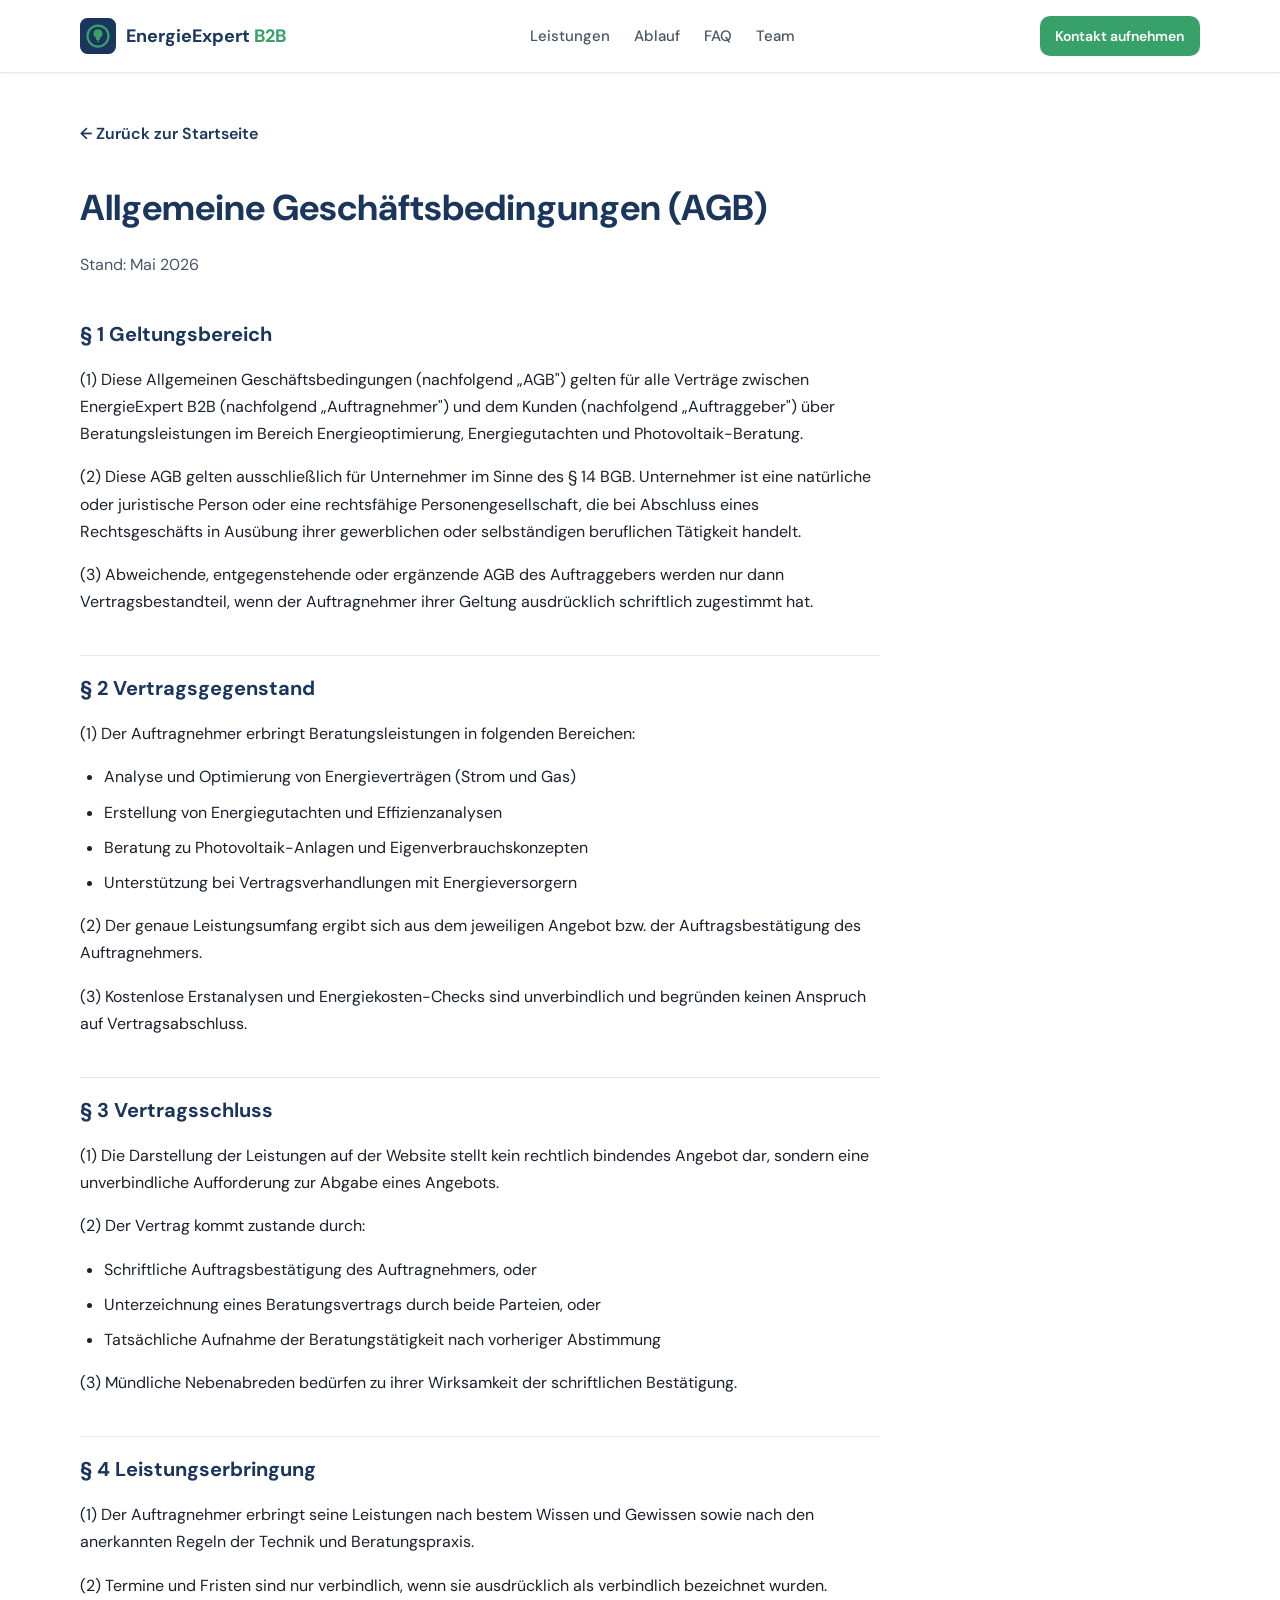
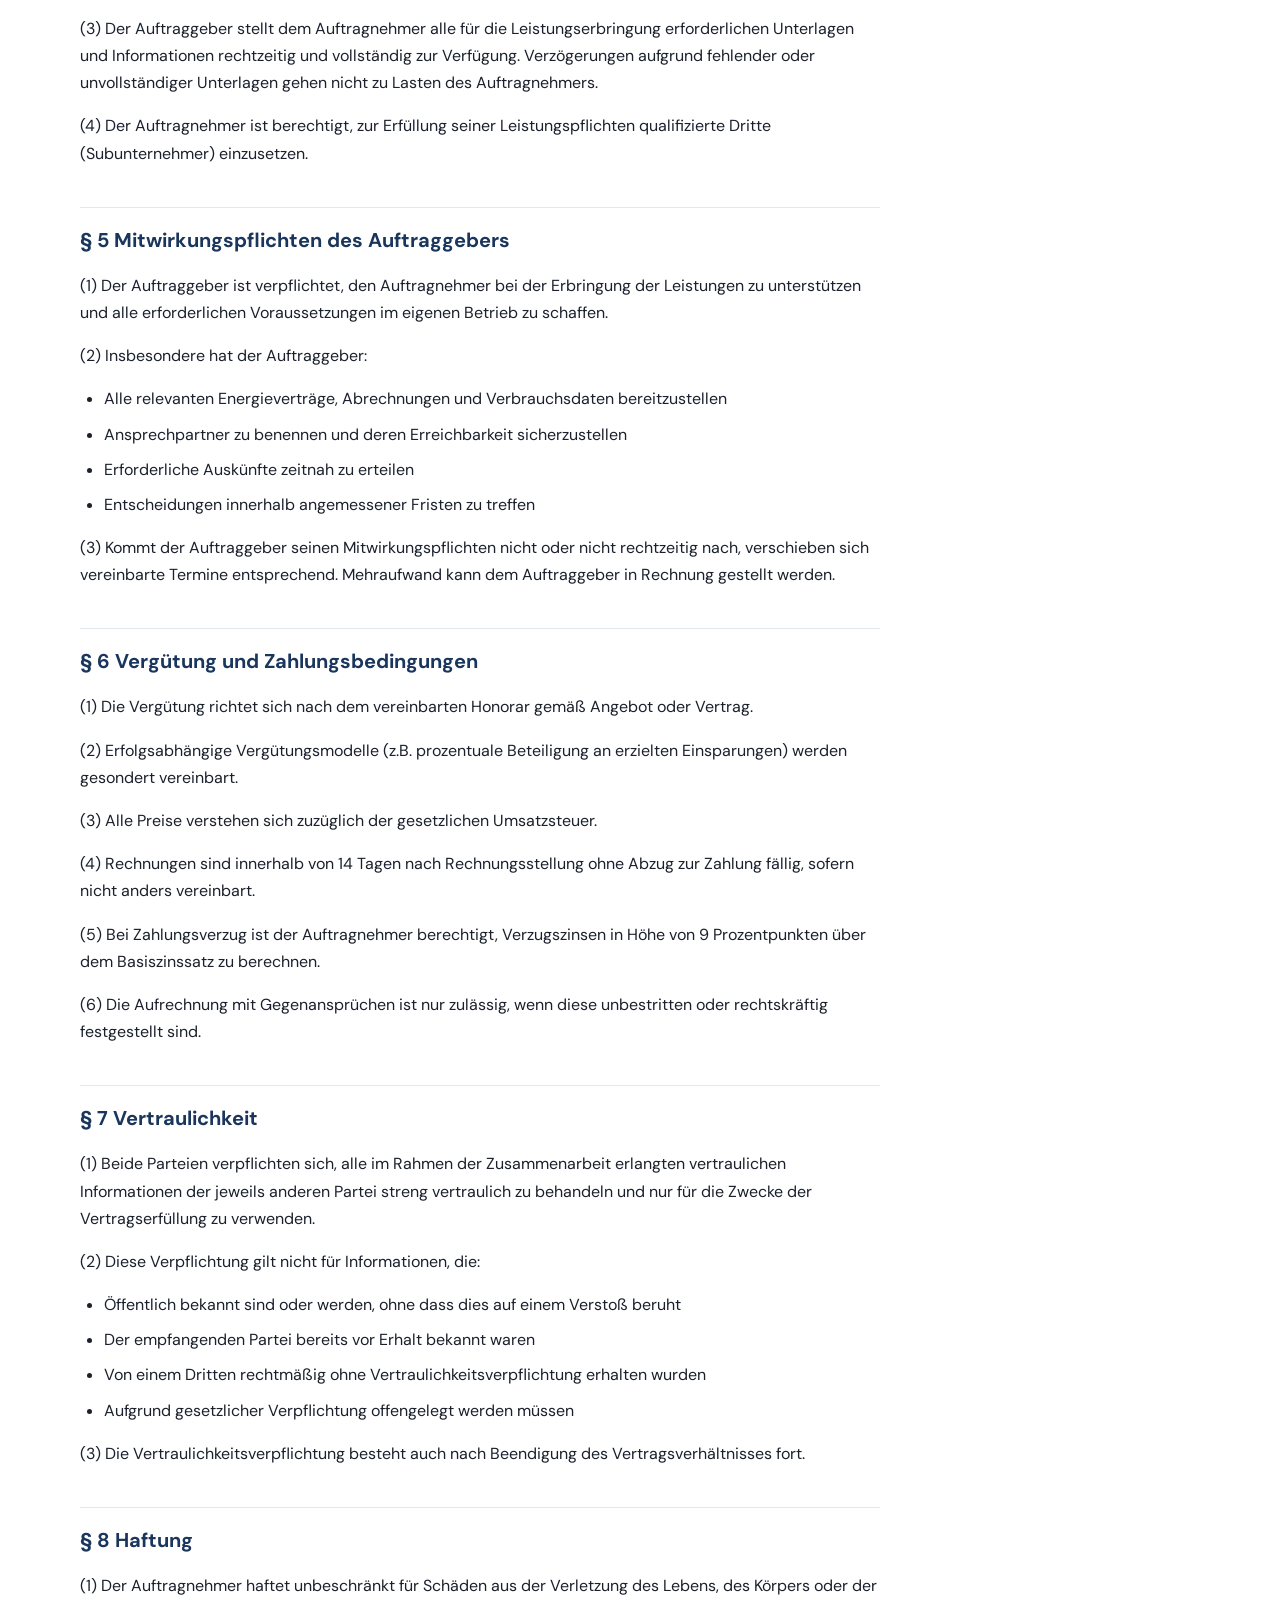
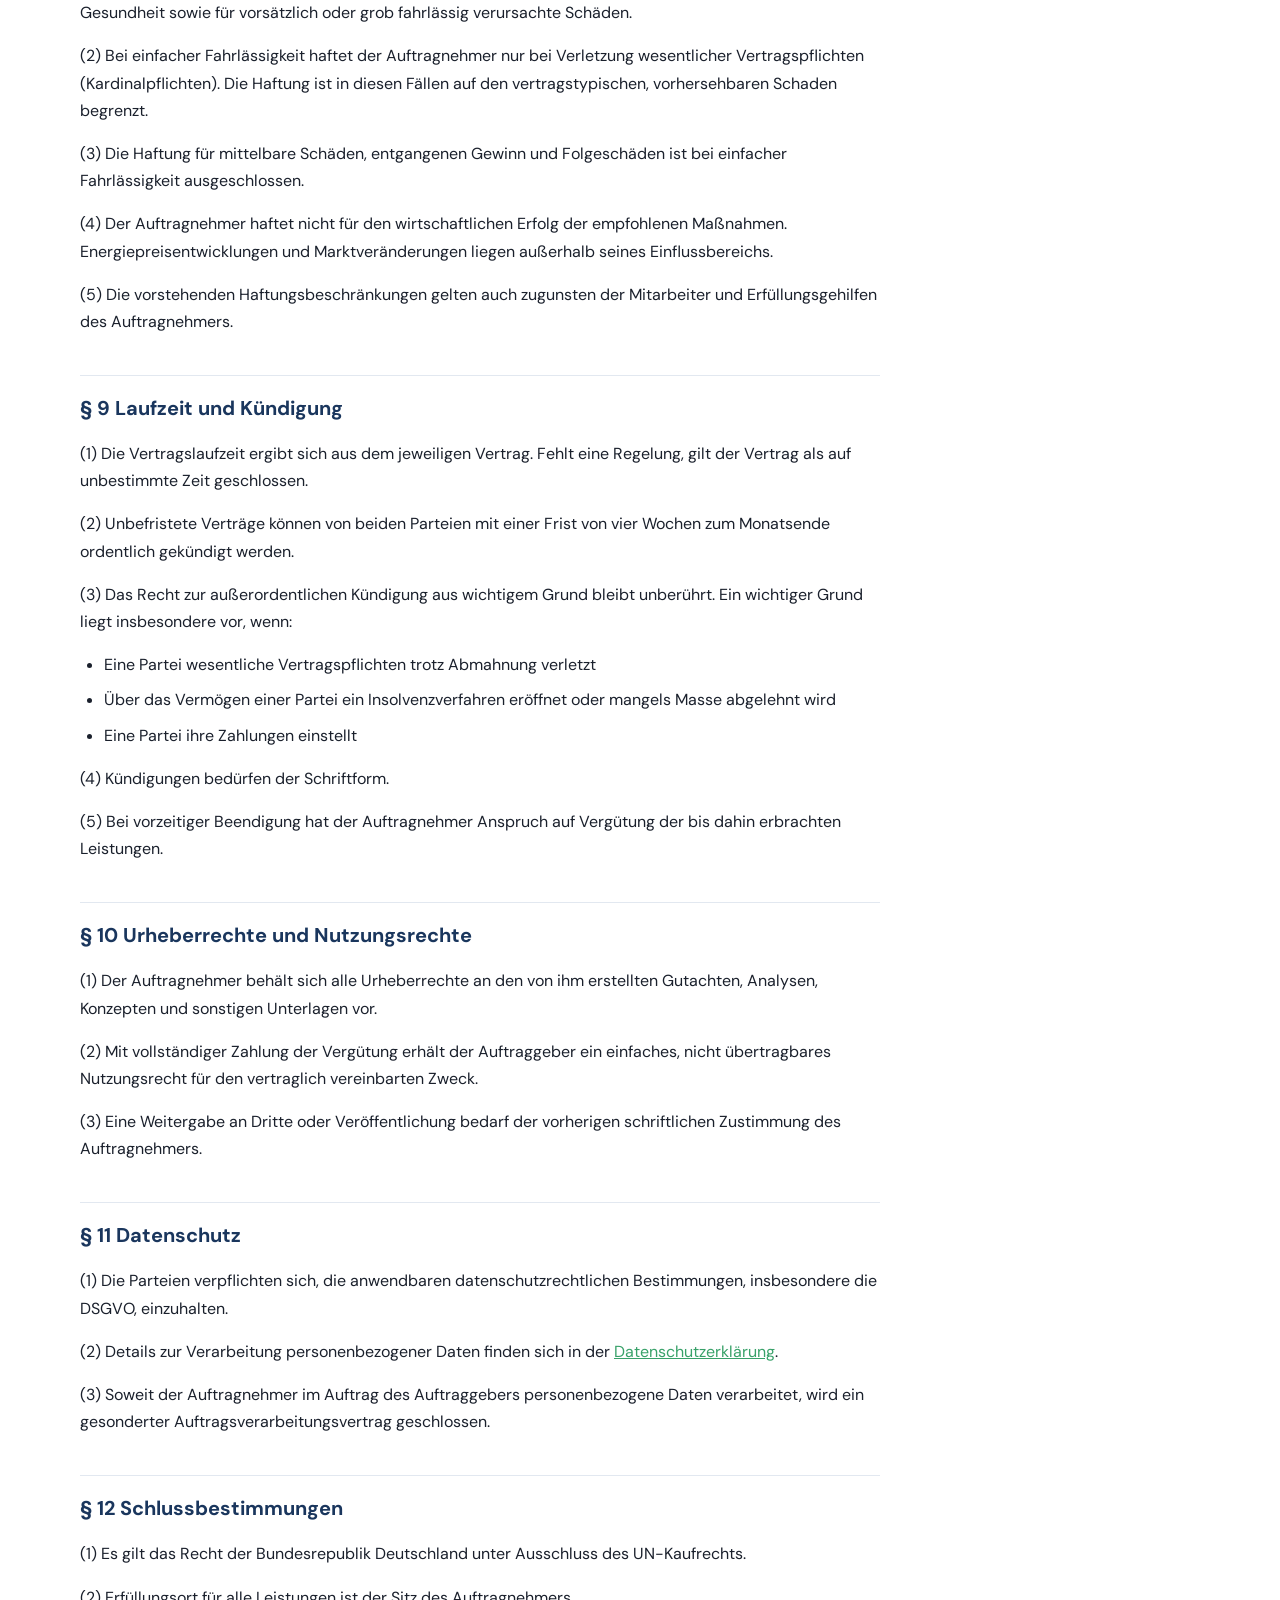
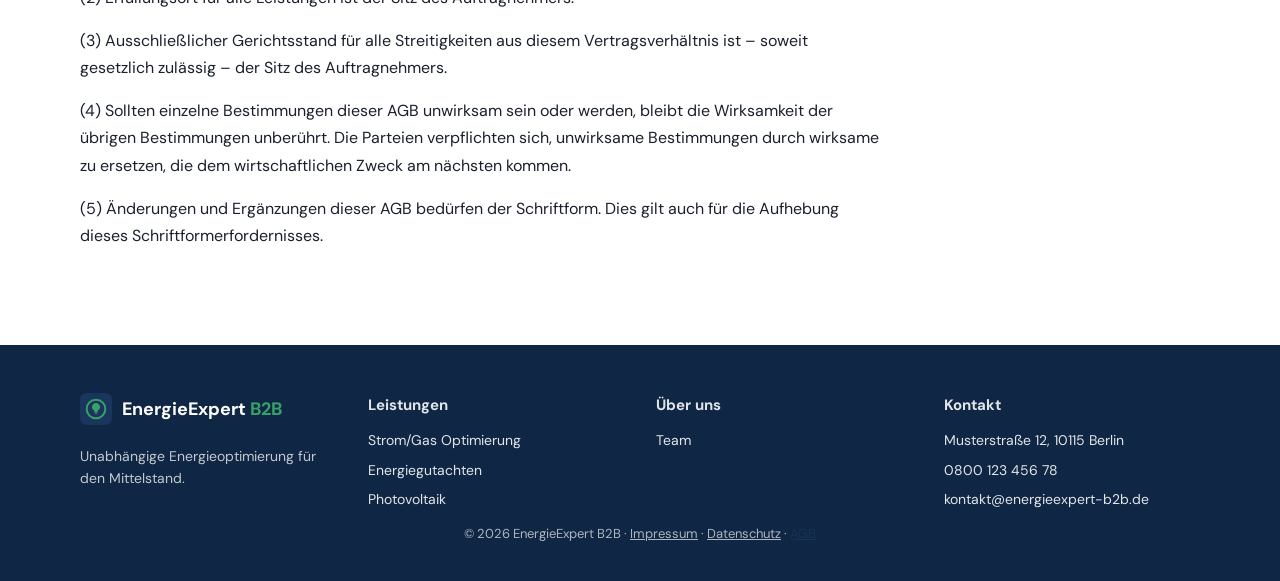
<file: agb.html>
<!DOCTYPE html>
<html lang="de">
<head>
  <meta charset="UTF-8">
  <meta name="viewport" content="width=device-width, initial-scale=1.0">
  <title>Allgemeine Geschäftsbedingungen | EnergieExpert B2B</title>
  <link rel="preconnect" href="https://fonts.googleapis.com">
  <link rel="preconnect" href="https://fonts.gstatic.com" crossorigin>
  <link href="https://fonts.googleapis.com/css2?family=DM+Sans:ital,opsz,wght@0,9..40,400;0,9..40,500;0,9..40,600;0,9..40,700&display=swap" rel="stylesheet">
  <link rel="stylesheet" href="css/styles.css">
  <style>
    .legal-page {
      padding: 3rem 0 5rem;
    }

    .legal-page h1 {
      font-size: clamp(1.75rem, 3vw, 2.25rem);
      color: var(--color-navy);
      margin: 0 0 0.5rem;
    }

    .legal-page .last-updated {
      color: var(--color-text-muted);
      margin-bottom: 2.5rem;
    }

    .legal-content {
      max-width: 800px;
    }

    .legal-content h2 {
      font-size: 1.25rem;
      color: var(--color-navy);
      margin: 2.5rem 0 1rem;
      padding-top: 1rem;
      border-top: 1px solid var(--color-border);
    }

    .legal-content h2:first-of-type {
      border-top: none;
      padding-top: 0;
      margin-top: 0;
    }

    .legal-content h3 {
      font-size: 1.0625rem;
      color: var(--color-navy);
      margin: 1.5rem 0 0.75rem;
    }

    .legal-content p,
    .legal-content li {
      color: var(--color-text);
      line-height: 1.7;
      margin-bottom: 1rem;
    }

    .legal-content ul,
    .legal-content ol {
      padding-left: 1.5rem;
      margin-bottom: 1rem;
    }

    .legal-content li {
      margin-bottom: 0.5rem;
    }

    .legal-content a {
      color: var(--color-green);
      text-decoration: underline;
    }

    .legal-content a:hover {
      color: var(--color-navy);
    }

    .back-link {
      display: inline-flex;
      align-items: center;
      gap: 0.5rem;
      color: var(--color-navy);
      text-decoration: none;
      font-weight: 600;
      margin-bottom: 2rem;
    }

    .back-link:hover {
      color: var(--color-green);
    }
  </style>
</head>
<body>
  <a class="skip-link" href="#main">Zum Inhalt springen</a>

  <!-- Header -->
  <header class="site-header" id="site-header">
    <div class="container header-inner">
      <a href="index.html" class="logo" aria-label="EnergieExpert B2B Startseite">
        <svg width="36" height="36" viewBox="0 0 48 48" fill="none" aria-hidden="true">
          <rect width="48" height="48" rx="10" fill="#1A365D"/>
          <circle cx="24" cy="24" r="14" stroke="#38A169" stroke-width="3" fill="none"/>
          <path d="M24 15c-3.3 0-6 2.7-6 6 0 2.1 1.1 4 2.8 5 .4.3.6.6.6 1v1.5c0 .4.3.7.7.7h3.8c.4 0 .7-.3.7-.7V27c0-.4.2-.7.6-1 1.7-1 2.8-2.9 2.8-5 0-3.3-2.7-6-6-6zm-1.5 15h3v.8c0 .4-.3.7-.7.7h-1.6c-.4 0-.7-.3-.7-.7v-.8z" fill="#38A169"/>
        </svg>
        <span>EnergieExpert<span class="logo-accent"> B2B</span></span>
      </a>
      <nav class="nav-minimal" aria-label="Hauptnavigation">
        <a href="index.html#leistungen">Leistungen</a>
        <a href="index.html#ablauf">Ablauf</a>
        <a href="index.html#faq">FAQ</a>
        <a href="team.html">Team</a>
      </nav>
      <div class="header-cta">
        <a href="index.html#kontakt" class="btn btn-primary btn-sm">Kontakt aufnehmen</a>
      </div>
      <button type="button" class="menu-toggle" aria-expanded="false" aria-controls="mobile-nav" aria-label="Menü öffnen">
        <span></span><span></span><span></span>
      </button>
    </div>
    <div class="mobile-nav" id="mobile-nav" hidden>
      <nav aria-label="Mobile Navigation">
        <a href="index.html#leistungen">Leistungen</a>
        <a href="index.html#ablauf">Ablauf</a>
        <a href="index.html#faq">FAQ</a>
        <a href="team.html">Team</a>
        <a href="index.html#kontakt" class="btn btn-primary">Kontakt aufnehmen</a>
      </nav>
    </div>
  </header>

  <main id="main" class="legal-page">
    <div class="container">
      <a href="index.html" class="back-link">← Zurück zur Startseite</a>
      
      <h1>Allgemeine Geschäftsbedingungen (AGB)</h1>
      <p class="last-updated">Stand: Mai 2026</p>

      <div class="legal-content">
        <h2>§ 1 Geltungsbereich</h2>
        <p>(1) Diese Allgemeinen Geschäftsbedingungen (nachfolgend „AGB") gelten für alle Verträge zwischen EnergieExpert B2B (nachfolgend „Auftragnehmer") und dem Kunden (nachfolgend „Auftraggeber") über Beratungsleistungen im Bereich Energieoptimierung, Energiegutachten und Photovoltaik-Beratung.</p>
        <p>(2) Diese AGB gelten ausschließlich für Unternehmer im Sinne des § 14 BGB. Unternehmer ist eine natürliche oder juristische Person oder eine rechtsfähige Personengesellschaft, die bei Abschluss eines Rechtsgeschäfts in Ausübung ihrer gewerblichen oder selbständigen beruflichen Tätigkeit handelt.</p>
        <p>(3) Abweichende, entgegenstehende oder ergänzende AGB des Auftraggebers werden nur dann Vertragsbestandteil, wenn der Auftragnehmer ihrer Geltung ausdrücklich schriftlich zugestimmt hat.</p>

        <h2>§ 2 Vertragsgegenstand</h2>
        <p>(1) Der Auftragnehmer erbringt Beratungsleistungen in folgenden Bereichen:</p>
        <ul>
          <li>Analyse und Optimierung von Energieverträgen (Strom und Gas)</li>
          <li>Erstellung von Energiegutachten und Effizienzanalysen</li>
          <li>Beratung zu Photovoltaik-Anlagen und Eigenverbrauchskonzepten</li>
          <li>Unterstützung bei Vertragsverhandlungen mit Energieversorgern</li>
        </ul>
        <p>(2) Der genaue Leistungsumfang ergibt sich aus dem jeweiligen Angebot bzw. der Auftragsbestätigung des Auftragnehmers.</p>
        <p>(3) Kostenlose Erstanalysen und Energiekosten-Checks sind unverbindlich und begründen keinen Anspruch auf Vertragsabschluss.</p>

        <h2>§ 3 Vertragsschluss</h2>
        <p>(1) Die Darstellung der Leistungen auf der Website stellt kein rechtlich bindendes Angebot dar, sondern eine unverbindliche Aufforderung zur Abgabe eines Angebots.</p>
        <p>(2) Der Vertrag kommt zustande durch:</p>
        <ul>
          <li>Schriftliche Auftragsbestätigung des Auftragnehmers, oder</li>
          <li>Unterzeichnung eines Beratungsvertrags durch beide Parteien, oder</li>
          <li>Tatsächliche Aufnahme der Beratungstätigkeit nach vorheriger Abstimmung</li>
        </ul>
        <p>(3) Mündliche Nebenabreden bedürfen zu ihrer Wirksamkeit der schriftlichen Bestätigung.</p>

        <h2>§ 4 Leistungserbringung</h2>
        <p>(1) Der Auftragnehmer erbringt seine Leistungen nach bestem Wissen und Gewissen sowie nach den anerkannten Regeln der Technik und Beratungspraxis.</p>
        <p>(2) Termine und Fristen sind nur verbindlich, wenn sie ausdrücklich als verbindlich bezeichnet wurden.</p>
        <p>(3) Der Auftraggeber stellt dem Auftragnehmer alle für die Leistungserbringung erforderlichen Unterlagen und Informationen rechtzeitig und vollständig zur Verfügung. Verzögerungen aufgrund fehlender oder unvollständiger Unterlagen gehen nicht zu Lasten des Auftragnehmers.</p>
        <p>(4) Der Auftragnehmer ist berechtigt, zur Erfüllung seiner Leistungspflichten qualifizierte Dritte (Subunternehmer) einzusetzen.</p>

        <h2>§ 5 Mitwirkungspflichten des Auftraggebers</h2>
        <p>(1) Der Auftraggeber ist verpflichtet, den Auftragnehmer bei der Erbringung der Leistungen zu unterstützen und alle erforderlichen Voraussetzungen im eigenen Betrieb zu schaffen.</p>
        <p>(2) Insbesondere hat der Auftraggeber:</p>
        <ul>
          <li>Alle relevanten Energieverträge, Abrechnungen und Verbrauchsdaten bereitzustellen</li>
          <li>Ansprechpartner zu benennen und deren Erreichbarkeit sicherzustellen</li>
          <li>Erforderliche Auskünfte zeitnah zu erteilen</li>
          <li>Entscheidungen innerhalb angemessener Fristen zu treffen</li>
        </ul>
        <p>(3) Kommt der Auftraggeber seinen Mitwirkungspflichten nicht oder nicht rechtzeitig nach, verschieben sich vereinbarte Termine entsprechend. Mehraufwand kann dem Auftraggeber in Rechnung gestellt werden.</p>

        <h2>§ 6 Vergütung und Zahlungsbedingungen</h2>
        <p>(1) Die Vergütung richtet sich nach dem vereinbarten Honorar gemäß Angebot oder Vertrag.</p>
        <p>(2) Erfolgsabhängige Vergütungsmodelle (z.B. prozentuale Beteiligung an erzielten Einsparungen) werden gesondert vereinbart.</p>
        <p>(3) Alle Preise verstehen sich zuzüglich der gesetzlichen Umsatzsteuer.</p>
        <p>(4) Rechnungen sind innerhalb von 14 Tagen nach Rechnungsstellung ohne Abzug zur Zahlung fällig, sofern nicht anders vereinbart.</p>
        <p>(5) Bei Zahlungsverzug ist der Auftragnehmer berechtigt, Verzugszinsen in Höhe von 9 Prozentpunkten über dem Basiszinssatz zu berechnen.</p>
        <p>(6) Die Aufrechnung mit Gegenansprüchen ist nur zulässig, wenn diese unbestritten oder rechtskräftig festgestellt sind.</p>

        <h2>§ 7 Vertraulichkeit</h2>
        <p>(1) Beide Parteien verpflichten sich, alle im Rahmen der Zusammenarbeit erlangten vertraulichen Informationen der jeweils anderen Partei streng vertraulich zu behandeln und nur für die Zwecke der Vertragserfüllung zu verwenden.</p>
        <p>(2) Diese Verpflichtung gilt nicht für Informationen, die:</p>
        <ul>
          <li>Öffentlich bekannt sind oder werden, ohne dass dies auf einem Verstoß beruht</li>
          <li>Der empfangenden Partei bereits vor Erhalt bekannt waren</li>
          <li>Von einem Dritten rechtmäßig ohne Vertraulichkeitsverpflichtung erhalten wurden</li>
          <li>Aufgrund gesetzlicher Verpflichtung offengelegt werden müssen</li>
        </ul>
        <p>(3) Die Vertraulichkeitsverpflichtung besteht auch nach Beendigung des Vertragsverhältnisses fort.</p>

        <h2>§ 8 Haftung</h2>
        <p>(1) Der Auftragnehmer haftet unbeschränkt für Schäden aus der Verletzung des Lebens, des Körpers oder der Gesundheit sowie für vorsätzlich oder grob fahrlässig verursachte Schäden.</p>
        <p>(2) Bei einfacher Fahrlässigkeit haftet der Auftragnehmer nur bei Verletzung wesentlicher Vertragspflichten (Kardinalpflichten). Die Haftung ist in diesen Fällen auf den vertragstypischen, vorhersehbaren Schaden begrenzt.</p>
        <p>(3) Die Haftung für mittelbare Schäden, entgangenen Gewinn und Folgeschäden ist bei einfacher Fahrlässigkeit ausgeschlossen.</p>
        <p>(4) Der Auftragnehmer haftet nicht für den wirtschaftlichen Erfolg der empfohlenen Maßnahmen. Energiepreisentwicklungen und Marktveränderungen liegen außerhalb seines Einflussbereichs.</p>
        <p>(5) Die vorstehenden Haftungsbeschränkungen gelten auch zugunsten der Mitarbeiter und Erfüllungsgehilfen des Auftragnehmers.</p>

        <h2>§ 9 Laufzeit und Kündigung</h2>
        <p>(1) Die Vertragslaufzeit ergibt sich aus dem jeweiligen Vertrag. Fehlt eine Regelung, gilt der Vertrag als auf unbestimmte Zeit geschlossen.</p>
        <p>(2) Unbefristete Verträge können von beiden Parteien mit einer Frist von vier Wochen zum Monatsende ordentlich gekündigt werden.</p>
        <p>(3) Das Recht zur außerordentlichen Kündigung aus wichtigem Grund bleibt unberührt. Ein wichtiger Grund liegt insbesondere vor, wenn:</p>
        <ul>
          <li>Eine Partei wesentliche Vertragspflichten trotz Abmahnung verletzt</li>
          <li>Über das Vermögen einer Partei ein Insolvenzverfahren eröffnet oder mangels Masse abgelehnt wird</li>
          <li>Eine Partei ihre Zahlungen einstellt</li>
        </ul>
        <p>(4) Kündigungen bedürfen der Schriftform.</p>
        <p>(5) Bei vorzeitiger Beendigung hat der Auftragnehmer Anspruch auf Vergütung der bis dahin erbrachten Leistungen.</p>

        <h2>§ 10 Urheberrechte und Nutzungsrechte</h2>
        <p>(1) Der Auftragnehmer behält sich alle Urheberrechte an den von ihm erstellten Gutachten, Analysen, Konzepten und sonstigen Unterlagen vor.</p>
        <p>(2) Mit vollständiger Zahlung der Vergütung erhält der Auftraggeber ein einfaches, nicht übertragbares Nutzungsrecht für den vertraglich vereinbarten Zweck.</p>
        <p>(3) Eine Weitergabe an Dritte oder Veröffentlichung bedarf der vorherigen schriftlichen Zustimmung des Auftragnehmers.</p>

        <h2>§ 11 Datenschutz</h2>
        <p>(1) Die Parteien verpflichten sich, die anwendbaren datenschutzrechtlichen Bestimmungen, insbesondere die DSGVO, einzuhalten.</p>
        <p>(2) Details zur Verarbeitung personenbezogener Daten finden sich in der <a href="datenschutz.html">Datenschutzerklärung</a>.</p>
        <p>(3) Soweit der Auftragnehmer im Auftrag des Auftraggebers personenbezogene Daten verarbeitet, wird ein gesonderter Auftragsverarbeitungsvertrag geschlossen.</p>

        <h2>§ 12 Schlussbestimmungen</h2>
        <p>(1) Es gilt das Recht der Bundesrepublik Deutschland unter Ausschluss des UN-Kaufrechts.</p>
        <p>(2) Erfüllungsort für alle Leistungen ist der Sitz des Auftragnehmers.</p>
        <p>(3) Ausschließlicher Gerichtsstand für alle Streitigkeiten aus diesem Vertragsverhältnis ist – soweit gesetzlich zulässig – der Sitz des Auftragnehmers.</p>
        <p>(4) Sollten einzelne Bestimmungen dieser AGB unwirksam sein oder werden, bleibt die Wirksamkeit der übrigen Bestimmungen unberührt. Die Parteien verpflichten sich, unwirksame Bestimmungen durch wirksame zu ersetzen, die dem wirtschaftlichen Zweck am nächsten kommen.</p>
        <p>(5) Änderungen und Ergänzungen dieser AGB bedürfen der Schriftform. Dies gilt auch für die Aufhebung dieses Schriftformerfordernisses.</p>
      </div>
    </div>
  </main>

  <!-- Footer -->
  <footer class="site-footer">
    <div class="container footer-grid">
      <div class="footer-brand">
        <a href="index.html" class="logo logo-footer">
          <svg width="32" height="32" viewBox="0 0 48 48" fill="none" aria-hidden="true">
            <rect width="48" height="48" rx="10" fill="#1A365D"/>
            <circle cx="24" cy="24" r="14" stroke="#38A169" stroke-width="3" fill="none"/>
            <path d="M24 15c-3.3 0-6 2.7-6 6 0 2.1 1.1 4 2.8 5 .4.3.6.6.6 1v1.5c0 .4.3.7.7.7h3.8c.4 0 .7-.3.7-.7V27c0-.4.2-.7.6-1 1.7-1 2.8-2.9 2.8-5 0-3.3-2.7-6-6-6zm-1.5 15h3v.8c0 .4-.3.7-.7.7h-1.6c-.4 0-.7-.3-.7-.7v-.8z" fill="#38A169"/>
          </svg>
          <span>EnergieExpert<span class="logo-accent"> B2B</span></span>
        </a>
        <p class="footer-tagline">Unabhängige Energieoptimierung für den Mittelstand.</p>
      </div>
      <div>
        <h3 class="footer-heading">Leistungen</h3>
        <ul class="footer-links">
          <li><a href="index.html#leistungen">Strom/Gas Optimierung</a></li>
          <li><a href="index.html#leistungen">Energiegutachten</a></li>
          <li><a href="index.html#leistungen">Photovoltaik</a></li>
        </ul>
      </div>
      <div>
        <h3 class="footer-heading">Über uns</h3>
        <ul class="footer-links">
          <li><a href="team.html">Team</a></li>
        </ul>
      </div>
      <div>
        <h3 class="footer-heading">Kontakt</h3>
        <ul class="footer-links">
          <li>Musterstraße 12, 10115 Berlin</li>
          <li><a href="tel:+4980012345678">0800 123 456 78</a></li>
          <li><a href="mailto:kontakt@energieexpert-b2b.de">kontakt@energieexpert-b2b.de</a></li>
        </ul>
      </div>
    </div>
    <div class="footer-bottom">
      <p>© <span id="year"></span> EnergieExpert B2B · <a href="impressum.html">Impressum</a> · <a href="datenschutz.html">Datenschutz</a> · <a href="agb.html" style="color: var(--color-navy);">AGB</a></p>
    </div>
  </footer>

  <script>
    document.getElementById("year").textContent = new Date().getFullYear();

    var menuToggle = document.querySelector(".menu-toggle");
    var mobileNav = document.getElementById("mobile-nav");
    if (menuToggle && mobileNav) {
      menuToggle.addEventListener("click", function () {
        var open = menuToggle.getAttribute("aria-expanded") === "true";
        menuToggle.setAttribute("aria-expanded", String(!open));
        mobileNav.hidden = open;
        menuToggle.setAttribute("aria-label", open ? "Menü öffnen" : "Menü schließen");
      });
    }
  </script>
</body>
</html>
</file>
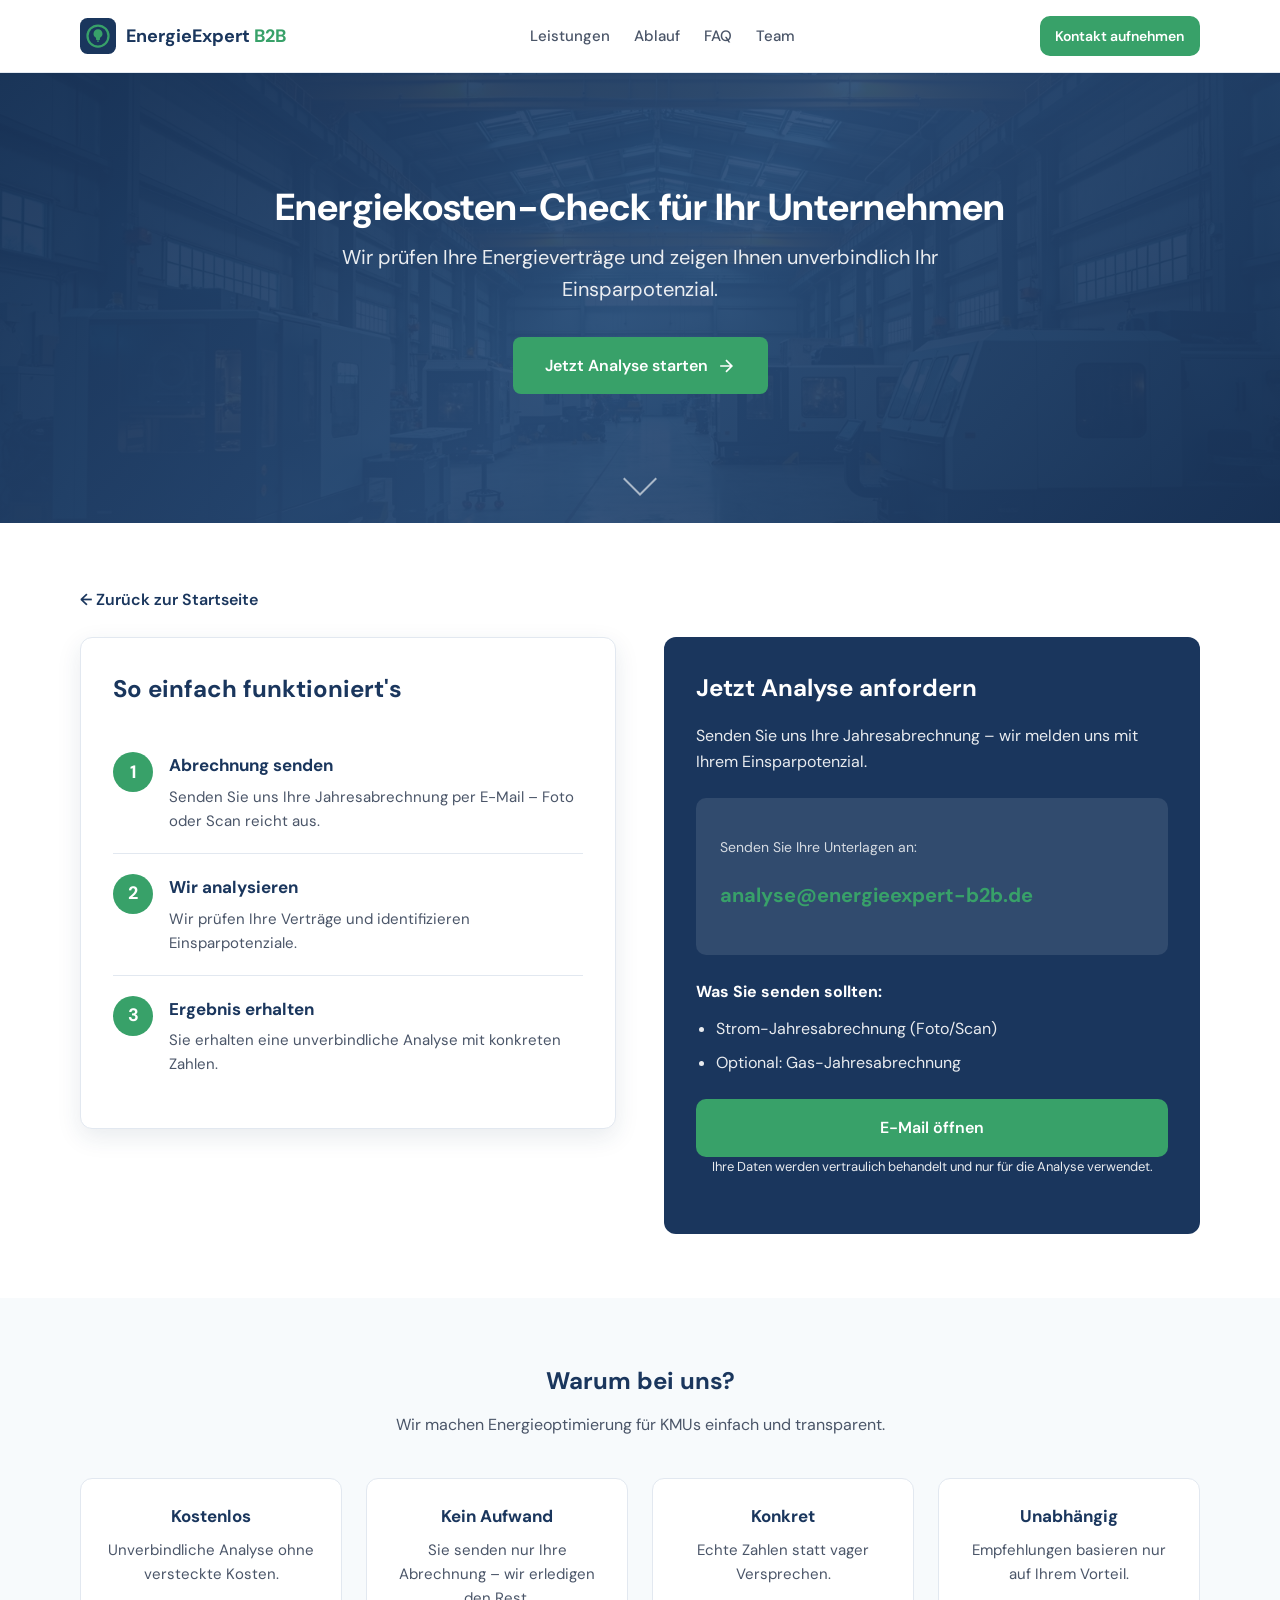
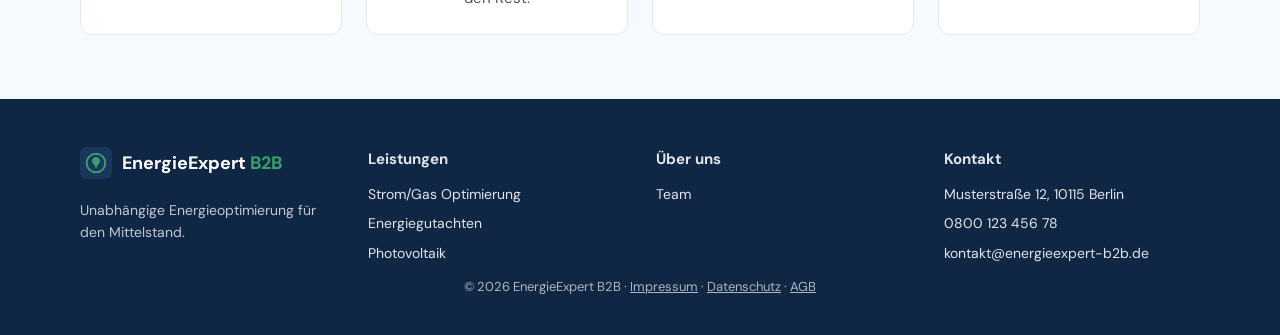
<file: checkliste-energievertraege.html>
<!DOCTYPE html>
<html lang="de">
<head>
  <meta charset="UTF-8">
  <meta name="viewport" content="width=device-width, initial-scale=1.0">
  <title>Kostenlose Energiekostenanalyse | EnergieExpert B2B</title>
  <link rel="preconnect" href="https://fonts.googleapis.com">
  <link rel="preconnect" href="https://fonts.gstatic.com" crossorigin>
  <link href="https://fonts.googleapis.com/css2?family=DM+Sans:ital,opsz,wght@0,9..40,400;0,9..40,500;0,9..40,600;0,9..40,700&display=swap" rel="stylesheet">
  <link rel="stylesheet" href="css/styles.css">
  <style>
    /* Smooth Scroll Behavior */
    html {
      scroll-behavior: smooth;
    }
    /* ===========================================
       HERO SECTION - Modern, Responsive Design
       =========================================== */
    
    .hero {
      /* Basis-Layout */
      position: relative;
      width: 100%;
      min-height: 50vh;
      display: flex;
      align-items: center;
      justify-content: center;
      overflow: hidden;
    }

    /* Hintergrundbild - einfach austauschbar über URL */
    .hero-bg {
      position: absolute;
      top: 0;
      left: 0;
      width: 100%;
      height: 100%;
      /* === BILD HIER ÄNDERN === */
      background-image: url('https://images.unsplash.com/photo-1497435334941-8c899ee9e8e9?w=1920&q=80');
      background-size: cover;
      background-position: center;
      background-repeat: no-repeat;
      /* Parallax-Effekt (optional) */
      background-attachment: fixed;
      z-index: 1;
    }

    /* Dunkles Overlay für bessere Lesbarkeit */
    .hero-overlay {
      position: absolute;
      top: 0;
      left: 0;
      width: 100%;
      height: 100%;
      background: linear-gradient(
        135deg,
        rgba(26, 54, 93, 0.9) 0%,
        rgba(44, 82, 130, 0.85) 50%,
        rgba(26, 54, 93, 0.9) 100%
      );
      z-index: 2;
    }

    /* Content-Container */
    .hero-content {
      position: relative;
      z-index: 3;
      text-align: center;
      padding: 3rem 1.5rem;
      max-width: 800px;
      /* Fade-In Animation beim Laden */
      animation: heroFadeIn 1s ease-out forwards;
    }

    /* Überschrift */
    .hero-title {
      font-size: clamp(1.75rem, 5vw, 3rem);
      font-weight: 700;
      color: #ffffff;
      margin: 0 0 1rem;
      line-height: 1.2;
      /* Slide-Up Animation */
      animation: slideUp 0.8s ease-out 0.2s both;
    }

    /* Untertitel */
    .hero-subtitle {
      font-size: clamp(1rem, 2.5vw, 1.25rem);
      color: rgba(255, 255, 255, 0.9);
      margin: 0 0 2rem;
      line-height: 1.6;
      max-width: 600px;
      margin-left: auto;
      margin-right: auto;
      /* Slide-Up Animation verzögert */
      animation: slideUp 0.8s ease-out 0.4s both;
    }

    /* Call-to-Action Button */
    .hero-cta {
      display: inline-flex;
      align-items: center;
      gap: 0.5rem;
      padding: 1rem 2rem;
      background: #38A169;
      color: #ffffff;
      font-size: 1rem;
      font-weight: 600;
      text-decoration: none;
      border-radius: 8px;
      border: none;
      cursor: pointer;
      transition: all 0.3s ease;
      /* Slide-Up Animation verzögert */
      animation: slideUp 0.8s ease-out 0.6s both;
    }

    .hero-cta:hover {
      background: #2F855A;
      transform: translateY(-3px);
      box-shadow: 0 10px 30px rgba(56, 161, 105, 0.4);
    }

    .hero-cta:active {
      transform: translateY(-1px);
    }

    /* Scroll-Indicator (optional) */
    .hero-scroll {
      position: absolute;
      bottom: 2rem;
      left: 50%;
      transform: translateX(-50%);
      z-index: 3;
      animation: bounce 2s infinite;
    }

    .hero-scroll span {
      display: block;
      width: 24px;
      height: 24px;
      border-right: 2px solid rgba(255, 255, 255, 0.6);
      border-bottom: 2px solid rgba(255, 255, 255, 0.6);
      transform: rotate(45deg);
    }

    /* === ANIMATIONEN === */
    @keyframes heroFadeIn {
      from {
        opacity: 0;
      }
      to {
        opacity: 1;
      }
    }

    @keyframes slideUp {
      from {
        opacity: 0;
        transform: translateY(30px);
      }
      to {
        opacity: 1;
        transform: translateY(0);
      }
    }

    @keyframes bounce {
      0%, 20%, 50%, 80%, 100% {
        transform: translateX(-50%) translateY(0);
      }
      40% {
        transform: translateX(-50%) translateY(-10px);
      }
      60% {
        transform: translateX(-50%) translateY(-5px);
      }
    }

    /* === RESPONSIVE DESIGN === */
    
    /* Tablet */
    @media (max-width: 900px) {
      .hero {
        min-height: 45vh;
      }

      .hero-bg {
        /* Parallax deaktivieren auf Tablets für bessere Performance */
        background-attachment: scroll;
      }

      .hero-content {
        padding: 2.5rem 1.5rem;
      }
    }

    /* Mobile */
    @media (max-width: 600px) {
      .hero {
        min-height: 40vh;
      }

      .hero-bg {
        background-attachment: scroll;
      }

      .hero-content {
        padding: 2rem 1rem;
      }

      .hero-title {
        margin-bottom: 0.75rem;
      }

      .hero-subtitle {
        margin-bottom: 1.5rem;
      }

      .hero-cta {
        padding: 0.875rem 1.5rem;
        font-size: 0.9375rem;
        width: 100%;
        justify-content: center;
      }

      .hero-scroll {
        display: none;
      }
    }

    /* Für Nutzer die reduzierte Bewegung bevorzugen */
    @media (prefers-reduced-motion: reduce) {
      .hero-content,
      .hero-title,
      .hero-subtitle,
      .hero-cta {
        animation: none;
      }
      
      .hero-scroll {
        animation: none;
      }
    }

    .main-section {
      padding: 4rem 0;
    }

    .content-grid {
      display: grid;
      gap: 3rem;
      align-items: start;
    }

    @media (min-width: 900px) {
      .content-grid {
        grid-template-columns: 1fr 1fr;
      }
    }

    .info-box {
      background: var(--color-white);
      border-radius: var(--radius);
      border: 1px solid var(--color-border);
      padding: 2rem;
      box-shadow: var(--shadow-md);
    }

    .info-box h2 {
      color: var(--color-navy);
      margin: 0 0 1.5rem;
      font-size: 1.5rem;
    }

    .steps-list {
      list-style: none;
      padding: 0;
      margin: 0;
    }

    .steps-list li {
      display: flex;
      gap: 1rem;
      padding: 1.25rem 0;
      border-bottom: 1px solid var(--color-border);
    }

    .steps-list li:last-child {
      border-bottom: none;
    }

    .step-number {
      flex-shrink: 0;
      width: 40px;
      height: 40px;
      background: var(--color-green);
      color: #fff;
      border-radius: 50%;
      display: flex;
      align-items: center;
      justify-content: center;
      font-weight: 700;
      font-size: 1.125rem;
    }

    .step-content h3 {
      margin: 0 0 0.35rem;
      color: var(--color-navy);
      font-size: 1.0625rem;
    }

    .step-content p {
      margin: 0;
      color: var(--color-text-muted);
      font-size: 0.9375rem;
    }

    .highlight-card {
      background: linear-gradient(135deg, #F0FFF4 0%, #E6FFFA 100%);
      border: 2px solid var(--color-green);
      border-radius: var(--radius);
      padding: 1.5rem;
      margin-top: 1.5rem;
      text-align: center;
    }

    .highlight-card p {
      margin: 0;
      font-weight: 600;
      color: var(--color-navy);
    }

    .highlight-card .time {
      font-size: 1.5rem;
      color: var(--color-green);
      display: block;
      margin-top: 0.5rem;
    }

    .action-box {
      background: var(--color-navy);
      border-radius: var(--radius);
      padding: 2rem;
      color: #fff;
    }

    .action-box h2 {
      color: #fff;
      margin: 0 0 1rem;
      font-size: 1.5rem;
    }

    .action-box > p {
      opacity: 0.9;
      margin: 0 0 1.5rem;
    }

    .email-info {
      background: rgba(255, 255, 255, 0.1);
      border-radius: 10px;
      padding: 1.5rem;
      margin-bottom: 1.5rem;
    }

    .email-label {
      font-size: 0.875rem;
      opacity: 0.8;
      margin-bottom: 0.5rem;
    }

    .email-address {
      font-size: 1.25rem;
      font-weight: 700;
      color: var(--color-green);
      word-break: break-all;
    }

    .email-address a {
      color: var(--color-green);
      text-decoration: none;
    }

    .email-address a:hover {
      text-decoration: underline;
    }

    .what-to-send {
      margin-bottom: 1.5rem;
    }

    .what-to-send h3 {
      font-size: 1rem;
      margin: 0 0 0.75rem;
      color: #fff;
    }

    .what-to-send ul {
      margin: 0;
      padding-left: 1.25rem;
      opacity: 0.9;
    }

    .what-to-send li {
      margin-bottom: 0.5rem;
    }

    .btn-email {
      display: inline-flex;
      align-items: center;
      justify-content: center;
      gap: 0.5rem;
      width: 100%;
      padding: 1rem 1.5rem;
      background: var(--color-green);
      color: #fff;
      border: none;
      border-radius: 10px;
      font-family: inherit;
      font-size: 1rem;
      font-weight: 600;
      text-decoration: none;
      cursor: pointer;
      transition: filter 0.15s ease;
    }

    .btn-email:hover {
      filter: brightness(1.05);
    }

    .privacy-note {
      margin-top: 1rem;
      font-size: 0.8125rem;
      opacity: 0.7;
      text-align: center;
    }

    .benefits-section {
      padding: 4rem 0;
      background: #F7FAFC;
    }

    .benefits-section h2 {
      text-align: center;
      color: #1A365D;
      margin: 0 0 0.75rem;
    }

    .benefits-lead {
      text-align: center;
      color: #4A5568;
      max-width: 600px;
      margin: 0 auto 2.5rem;
    }

    .benefits-grid {
      display: grid;
      grid-template-columns: repeat(auto-fit, minmax(250px, 1fr));
      gap: 1.5rem;
    }

    .benefit-card {
      background: #FFFFFF;
      padding: 1.5rem;
      border-radius: 12px;
      border: 1px solid #E2E8F0;
      text-align: center;
    }

    .benefit-icon {
      font-size: 2rem;
      margin-bottom: 0.75rem;
    }

    .benefit-card h3 {
      color: #1A365D;
      margin: 0 0 0.5rem;
      font-size: 1.0625rem;
    }

    .benefit-card p {
      color: #4A5568;
      font-size: 0.9375rem;
      margin: 0;
    }

    .back-link {
      display: inline-flex;
      align-items: center;
      gap: 0.5rem;
      color: var(--color-navy);
      text-decoration: none;
      font-weight: 600;
      margin-bottom: 1.5rem;
    }

    .back-link:hover {
      color: var(--color-green);
    }

    /* Tablet - Benefits */
    @media (max-width: 900px) {
      .benefits-grid {
        grid-template-columns: repeat(2, 1fr);
        gap: 1rem;
      }
    }

    /* Mobile */
    @media (max-width: 600px) {
      .main-section {
        padding: 1.5rem 0 2rem;
      }

      .back-link {
        font-size: 0.875rem;
        margin-bottom: 1rem;
        opacity: 0.7;
      }

      .content-grid {
        gap: 1.25rem;
      }

      .info-box {
        padding: 1.25rem;
        border: none;
        box-shadow: none;
        background: transparent;
      }

      .info-box h2 {
        font-size: 1.125rem;
        margin-bottom: 1rem;
        text-align: center;
      }

      .steps-list li {
        padding: 1rem 0;
        gap: 0.75rem;
      }

      .step-number {
        width: 32px;
        height: 32px;
        font-size: 0.875rem;
      }

      .step-content h3 {
        font-size: 0.9375rem;
      }

      .step-content p {
        font-size: 0.8125rem;
        line-height: 1.5;
      }

      .action-box {
        padding: 1.25rem;
        border-radius: 10px;
      }

      .action-box h2 {
        font-size: 1.125rem;
        text-align: center;
      }

      .action-box > p {
        font-size: 0.875rem;
        text-align: center;
        margin-bottom: 1.25rem;
      }

      .email-info {
        padding: 1rem;
        text-align: center;
      }

      .email-label {
        font-size: 0.75rem;
      }

      .email-address {
        font-size: 0.9375rem;
      }

      .what-to-send {
        margin-bottom: 1.25rem;
      }

      .what-to-send h3 {
        font-size: 0.875rem;
        text-align: center;
      }

      .what-to-send ul {
        font-size: 0.8125rem;
        padding-left: 1.5rem;
      }

      .what-to-send li {
        margin-bottom: 0.35rem;
      }

      .btn-email {
        padding: 0.875rem 1rem;
        font-size: 0.9375rem;
        border-radius: 8px;
      }

      .privacy-note {
        font-size: 0.75rem;
        margin-top: 0.75rem;
      }

      .benefits-section {
        padding: 2rem 0;
      }

      .benefits-section h2 {
        font-size: 1.125rem;
        margin-bottom: 0.5rem;
      }

      .benefits-lead {
        font-size: 0.875rem;
        margin-bottom: 1.5rem;
      }

      .benefits-grid {
        grid-template-columns: 1fr;
        gap: 0.75rem;
      }

      .benefit-card {
        padding: 1rem;
        display: flex;
        align-items: flex-start;
        text-align: left;
        gap: 0.75rem;
      }

      .benefit-card h3 {
        font-size: 0.9375rem;
        margin-bottom: 0.25rem;
        flex-shrink: 0;
        min-width: 100px;
      }

      .benefit-card p {
        font-size: 0.8125rem;
        line-height: 1.4;
        margin: 0;
      }
    }

    /* Very small screens */
    @media (max-width: 380px) {
      .benefit-card {
        flex-direction: column;
        gap: 0.35rem;
      }

      .benefit-card h3 {
        min-width: auto;
      }

      .email-address {
        font-size: 0.8125rem;
      }
    }
  </style>
</head>
<body>
  <a class="skip-link" href="#main">Zum Inhalt springen</a>

  <!-- Header -->
  <header class="site-header" id="site-header">
    <div class="container header-inner">
      <a href="index.html" class="logo" aria-label="EnergieExpert B2B Startseite">
        <svg width="36" height="36" viewBox="0 0 48 48" fill="none" aria-hidden="true">
          <rect width="48" height="48" rx="10" fill="#1A365D"/>
          <circle cx="24" cy="24" r="14" stroke="#38A169" stroke-width="3" fill="none"/>
          <path d="M24 15c-3.3 0-6 2.7-6 6 0 2.1 1.1 4 2.8 5 .4.3.6.6.6 1v1.5c0 .4.3.7.7.7h3.8c.4 0 .7-.3.7-.7V27c0-.4.2-.7.6-1 1.7-1 2.8-2.9 2.8-5 0-3.3-2.7-6-6-6zm-1.5 15h3v.8c0 .4-.3.7-.7.7h-1.6c-.4 0-.7-.3-.7-.7v-.8z" fill="#38A169"/>
        </svg>
        <span>EnergieExpert<span class="logo-accent"> B2B</span></span>
      </a>
      <nav class="nav-minimal" aria-label="Hauptnavigation">
        <a href="index.html#leistungen">Leistungen</a>
        <a href="index.html#ablauf">Ablauf</a>
        <a href="index.html#faq">FAQ</a>
        <a href="team.html">Team</a>
      </nav>
      <div class="header-cta">
        <a href="index.html#kontakt" class="btn btn-primary btn-sm">Kontakt aufnehmen</a>
      </div>
      <button type="button" class="menu-toggle" aria-expanded="false" aria-controls="mobile-nav" aria-label="Menü öffnen">
        <span></span><span></span><span></span>
      </button>
    </div>
    <div class="mobile-nav" id="mobile-nav" hidden>
      <nav aria-label="Mobile Navigation">
        <a href="index.html#leistungen">Leistungen</a>
        <a href="index.html#ablauf">Ablauf</a>
        <a href="index.html#faq">FAQ</a>
        <a href="team.html">Team</a>
        <a href="index.html#kontakt" class="btn btn-primary">Kontakt aufnehmen</a>
      </nav>
    </div>
  </header>

  <main id="main">
    <!-- Hero Section -->
    <section class="hero">
      <!-- Hintergrundbild (URL einfach austauschbar im CSS) -->
      <div class="hero-bg"></div>
      
      <!-- Dunkles Overlay für Lesbarkeit -->
      <div class="hero-overlay"></div>
      
      <!-- Zentrierter Content -->
      <div class="hero-content">
        <h1 class="hero-title">Energiekosten-Check für Ihr Unternehmen</h1>
        <p class="hero-subtitle">Wir prüfen Ihre Energieverträge und zeigen Ihnen unverbindlich Ihr Einsparpotenzial.</p>
        <a href="#main-content" class="hero-cta">
          Jetzt Analyse starten
          <svg width="20" height="20" viewBox="0 0 24 24" fill="none" stroke="currentColor" stroke-width="2">
            <path d="M5 12h14M12 5l7 7-7 7"/>
          </svg>
        </a>
      </div>
      
      <!-- Scroll-Indicator -->
      <div class="hero-scroll">
        <span></span>
      </div>
    </section>

    <!-- Main Section -->
    <section class="main-section" id="main-content">
      <div class="container">
        <a href="index.html" class="back-link">← Zurück zur Startseite</a>
        
        <div class="content-grid">
          <!-- Left: How it works -->
          <div class="info-box">
            <h2>So einfach funktioniert's</h2>
            
            <ol class="steps-list">
              <li>
                <span class="step-number">1</span>
                <div class="step-content">
                  <h3>Abrechnung senden</h3>
                  <p>Senden Sie uns Ihre Jahresabrechnung per E-Mail – Foto oder Scan reicht aus.</p>
                </div>
              </li>
              <li>
                <span class="step-number">2</span>
                <div class="step-content">
                  <h3>Wir analysieren</h3>
                  <p>Wir prüfen Ihre Verträge und identifizieren Einsparpotenziale.</p>
                </div>
              </li>
              <li>
                <span class="step-number">3</span>
                <div class="step-content">
                  <h3>Ergebnis erhalten</h3>
                  <p>Sie erhalten eine unverbindliche Analyse mit konkreten Zahlen.</p>
                </div>
              </li>
            </ol>

          </div>

          <!-- Right: Action -->
          <div class="action-box">
            <h2>Jetzt Analyse anfordern</h2>
            <p>Senden Sie uns Ihre Jahresabrechnung – wir melden uns mit Ihrem Einsparpotenzial.</p>

            <div class="email-info">
              <p class="email-label">Senden Sie Ihre Unterlagen an:</p>
              <p class="email-address">
                <a href="mailto:analyse@energieexpert-b2b.de?subject=Energiekostenanalyse%20anfordern&body=Guten%20Tag%2C%0A%0Aich%20m%C3%B6chte%20eine%20kostenlose%20Energiekostenanalyse%20anfordern.%0A%0AMeine%20Jahresabrechnung%20finden%20Sie%20im%20Anhang.%0A%0AMit%20freundlichen%20Gr%C3%BC%C3%9Fen">analyse@energieexpert-b2b.de</a>
              </p>
            </div>

            <div class="what-to-send">
              <h3>Was Sie senden sollten:</h3>
              <ul>
                <li>Strom-Jahresabrechnung (Foto/Scan)</li>
                <li>Optional: Gas-Jahresabrechnung</li>
              </ul>
            </div>

            <a href="mailto:analyse@energieexpert-b2b.de?subject=Energiekostenanalyse%20anfordern&body=Guten%20Tag%2C%0A%0Aich%20m%C3%B6chte%20eine%20kostenlose%20Energiekostenanalyse%20anfordern.%0A%0AMeine%20Jahresabrechnung%20finden%20Sie%20im%20Anhang.%0A%0AMit%20freundlichen%20Gr%C3%BC%C3%9Fen" class="btn-email">
              E-Mail öffnen
            </a>

            <p class="privacy-note">Ihre Daten werden vertraulich behandelt und nur für die Analyse verwendet.</p>
          </div>
        </div>
      </div>
    </section>

    <!-- Benefits Section -->
    <section class="benefits-section">
      <div class="container">
        <h2>Warum bei uns?</h2>
        <p class="benefits-lead">Wir machen Energieoptimierung für KMUs einfach und transparent.</p>

        <div class="benefits-grid">
          <article class="benefit-card">
            <h3>Kostenlos</h3>
            <p>Unverbindliche Analyse ohne versteckte Kosten.</p>
          </article>

          <article class="benefit-card">
            <h3>Kein Aufwand</h3>
            <p>Sie senden nur Ihre Abrechnung – wir erledigen den Rest.</p>
          </article>

          <article class="benefit-card">
            <h3>Konkret</h3>
            <p>Echte Zahlen statt vager Versprechen.</p>
          </article>

          <article class="benefit-card">
            <h3>Unabhängig</h3>
            <p>Empfehlungen basieren nur auf Ihrem Vorteil.</p>
          </article>
        </div>
      </div>
    </section>
  </main>

  <!-- Footer -->
  <footer class="site-footer">
    <div class="container footer-grid">
      <div class="footer-brand">
        <a href="index.html" class="logo logo-footer">
          <svg width="32" height="32" viewBox="0 0 48 48" fill="none" aria-hidden="true">
            <rect width="48" height="48" rx="10" fill="#1A365D"/>
            <circle cx="24" cy="24" r="14" stroke="#38A169" stroke-width="3" fill="none"/>
            <path d="M24 15c-3.3 0-6 2.7-6 6 0 2.1 1.1 4 2.8 5 .4.3.6.6.6 1v1.5c0 .4.3.7.7.7h3.8c.4 0 .7-.3.7-.7V27c0-.4.2-.7.6-1 1.7-1 2.8-2.9 2.8-5 0-3.3-2.7-6-6-6zm-1.5 15h3v.8c0 .4-.3.7-.7.7h-1.6c-.4 0-.7-.3-.7-.7v-.8z" fill="#38A169"/>
          </svg>
          <span>EnergieExpert<span class="logo-accent"> B2B</span></span>
        </a>
        <p class="footer-tagline">Unabhängige Energieoptimierung für den Mittelstand.</p>
      </div>
      <div>
        <h3 class="footer-heading">Leistungen</h3>
        <ul class="footer-links">
          <li><a href="index.html#leistungen">Strom/Gas Optimierung</a></li>
          <li><a href="index.html#leistungen">Energiegutachten</a></li>
          <li><a href="index.html#leistungen">Photovoltaik</a></li>
        </ul>
      </div>
      <div>
        <h3 class="footer-heading">Über uns</h3>
        <ul class="footer-links">
          <li><a href="team.html">Team</a></li>
        </ul>
      </div>
      <div>
        <h3 class="footer-heading">Kontakt</h3>
        <ul class="footer-links">
          <li>Musterstraße 12, 10115 Berlin</li>
          <li><a href="tel:+4980012345678">0800 123 456 78</a></li>
          <li><a href="mailto:kontakt@energieexpert-b2b.de">kontakt@energieexpert-b2b.de</a></li>
        </ul>
      </div>
    </div>
    <div class="footer-bottom">
      <p>© <span id="year"></span> EnergieExpert B2B · <a href="impressum.html">Impressum</a> · <a href="datenschutz.html">Datenschutz</a> · <a href="agb.html">AGB</a></p>
    </div>
  </footer>

  <script>
    document.getElementById("year").textContent = new Date().getFullYear();

    var menuToggle = document.querySelector(".menu-toggle");
    var mobileNav = document.getElementById("mobile-nav");
    if (menuToggle && mobileNav) {
      menuToggle.addEventListener("click", function () {
        var open = menuToggle.getAttribute("aria-expanded") === "true";
        menuToggle.setAttribute("aria-expanded", String(!open));
        mobileNav.hidden = open;
        menuToggle.setAttribute("aria-label", open ? "Menü öffnen" : "Menü schließen");
      });
    }
  </script>
</body>
</html>
</file>
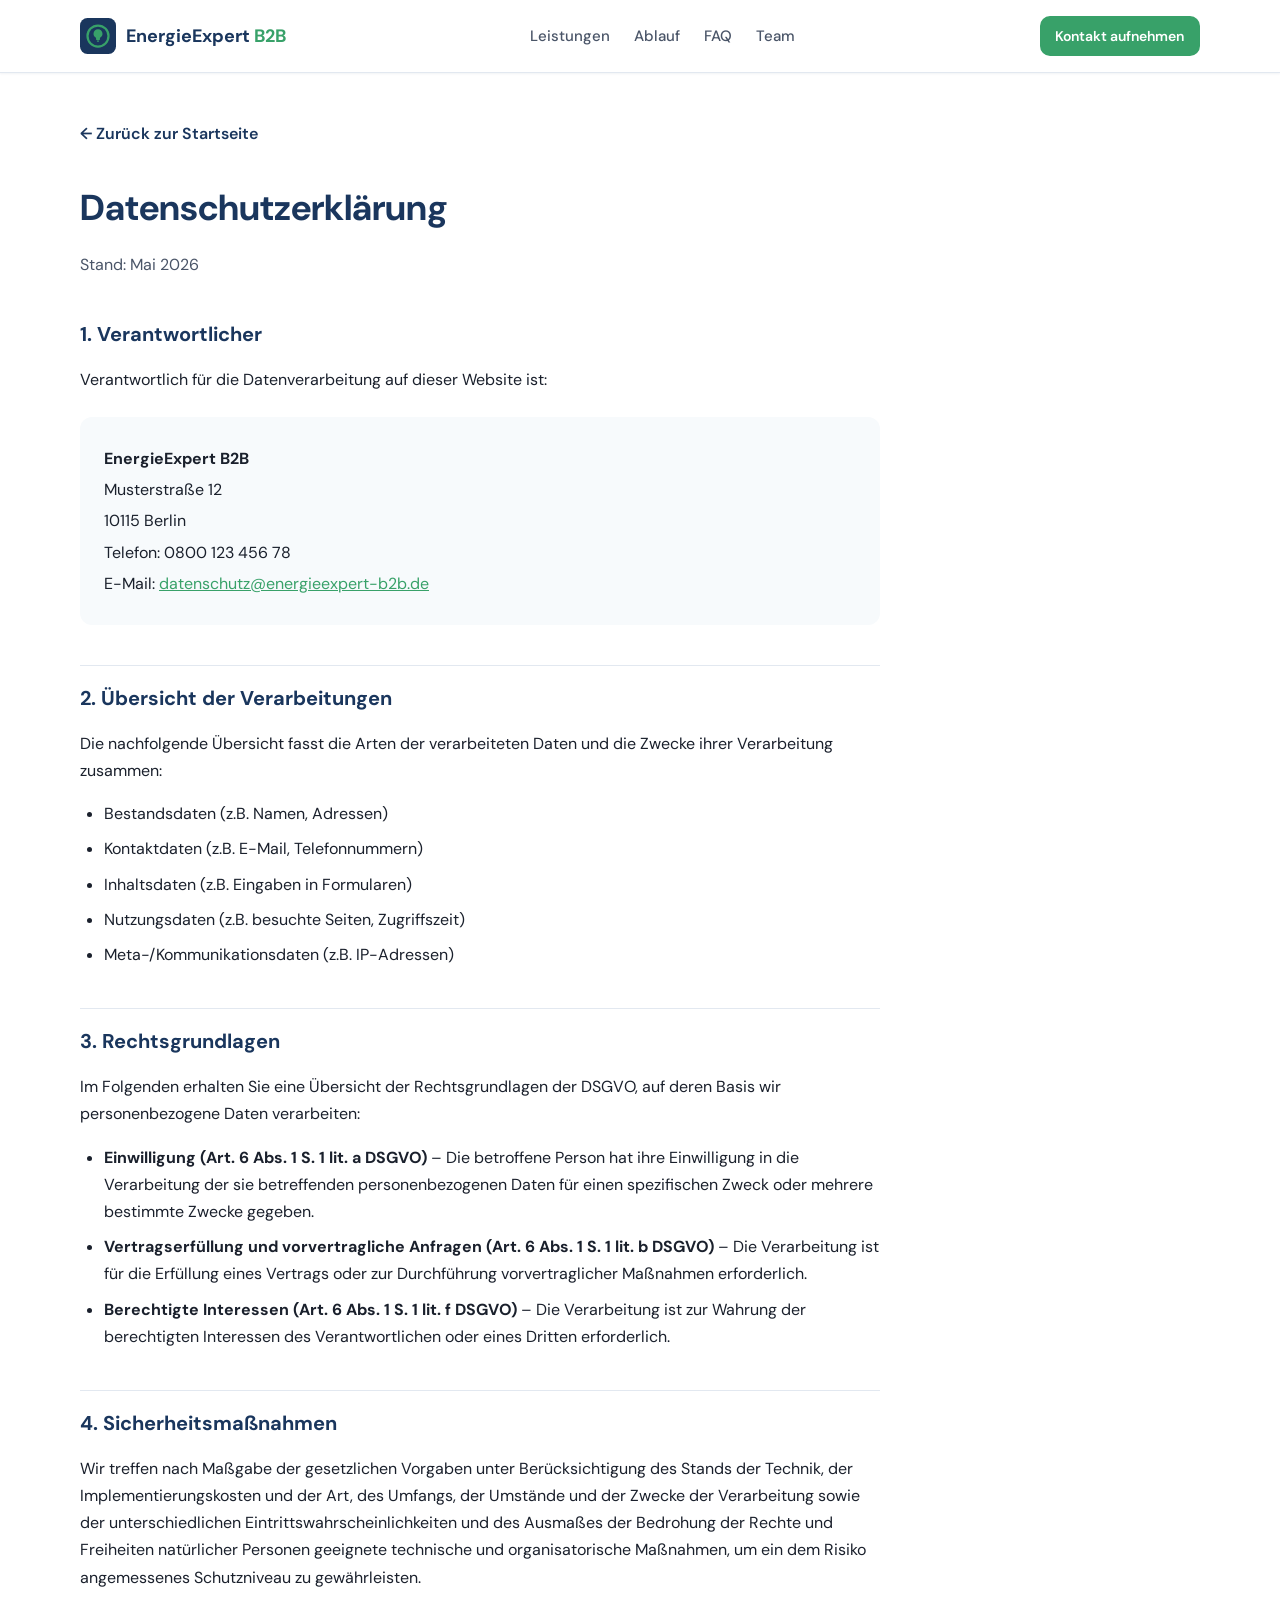
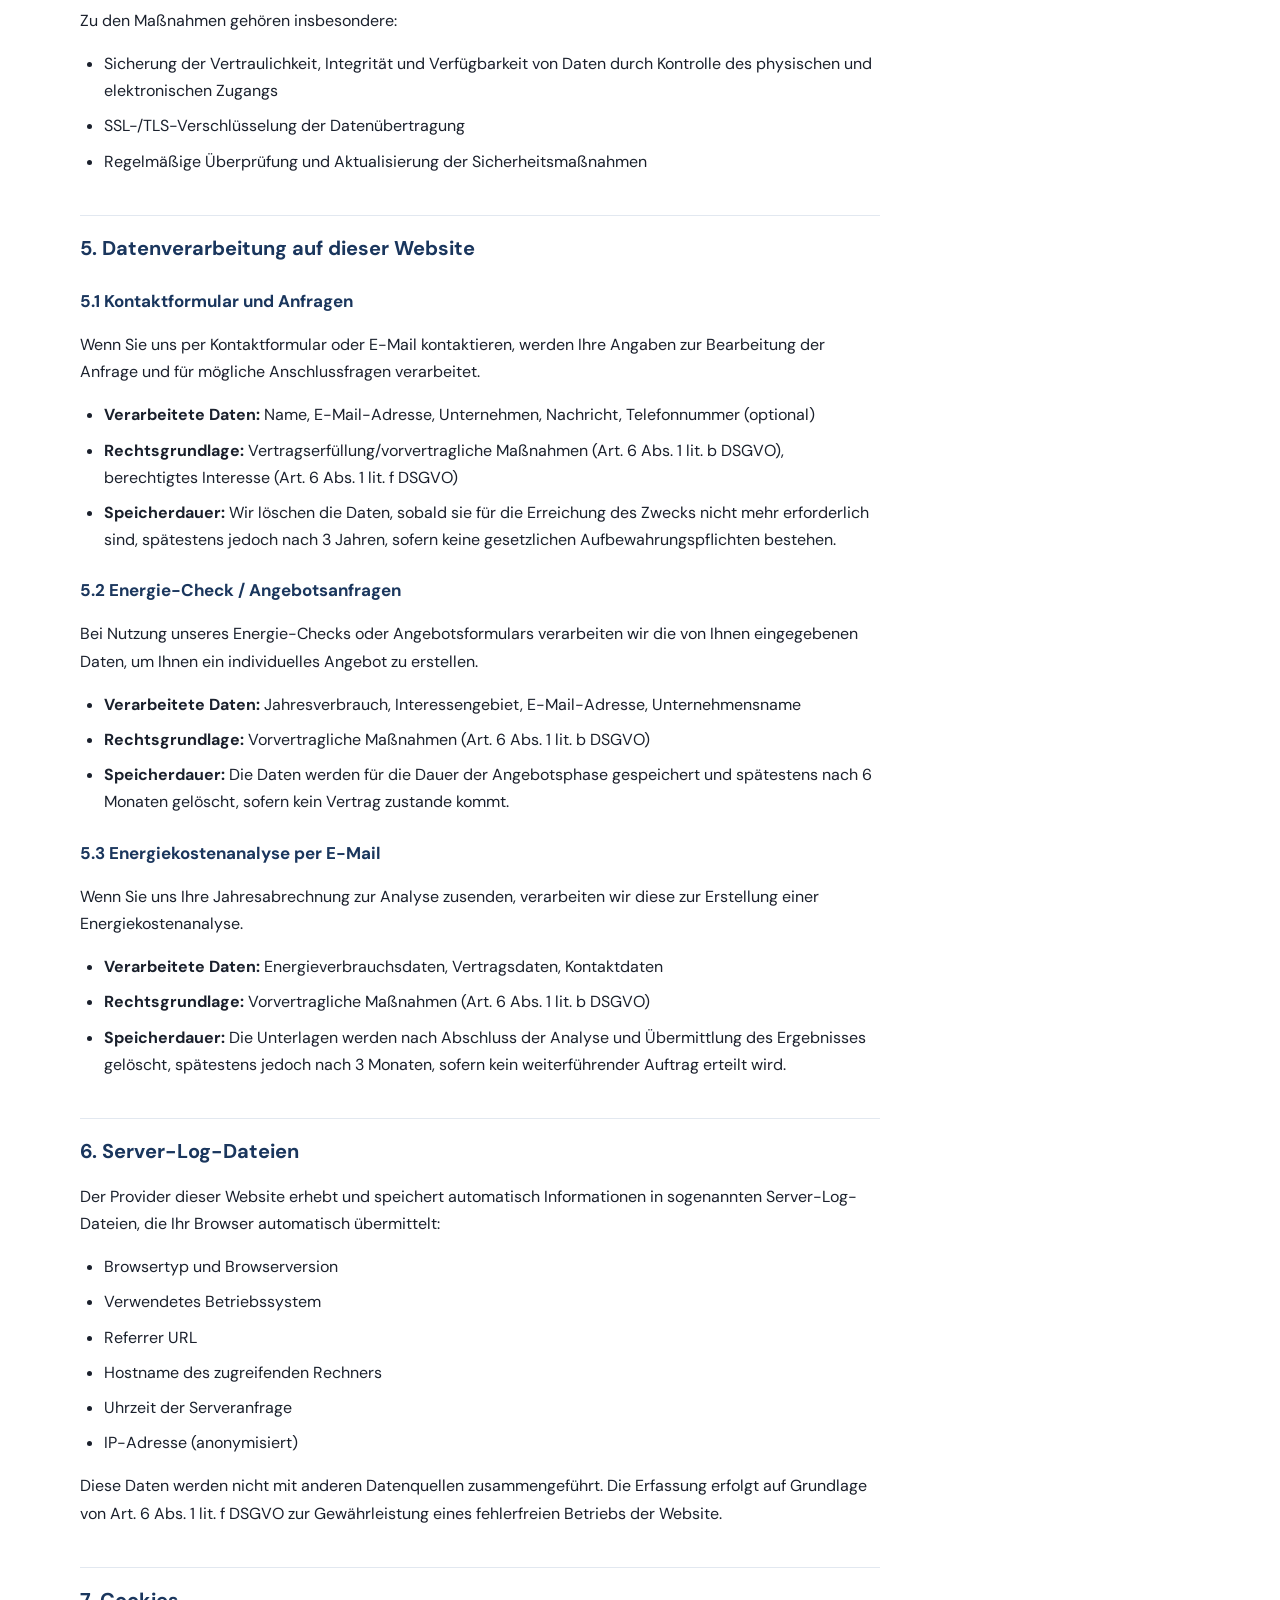
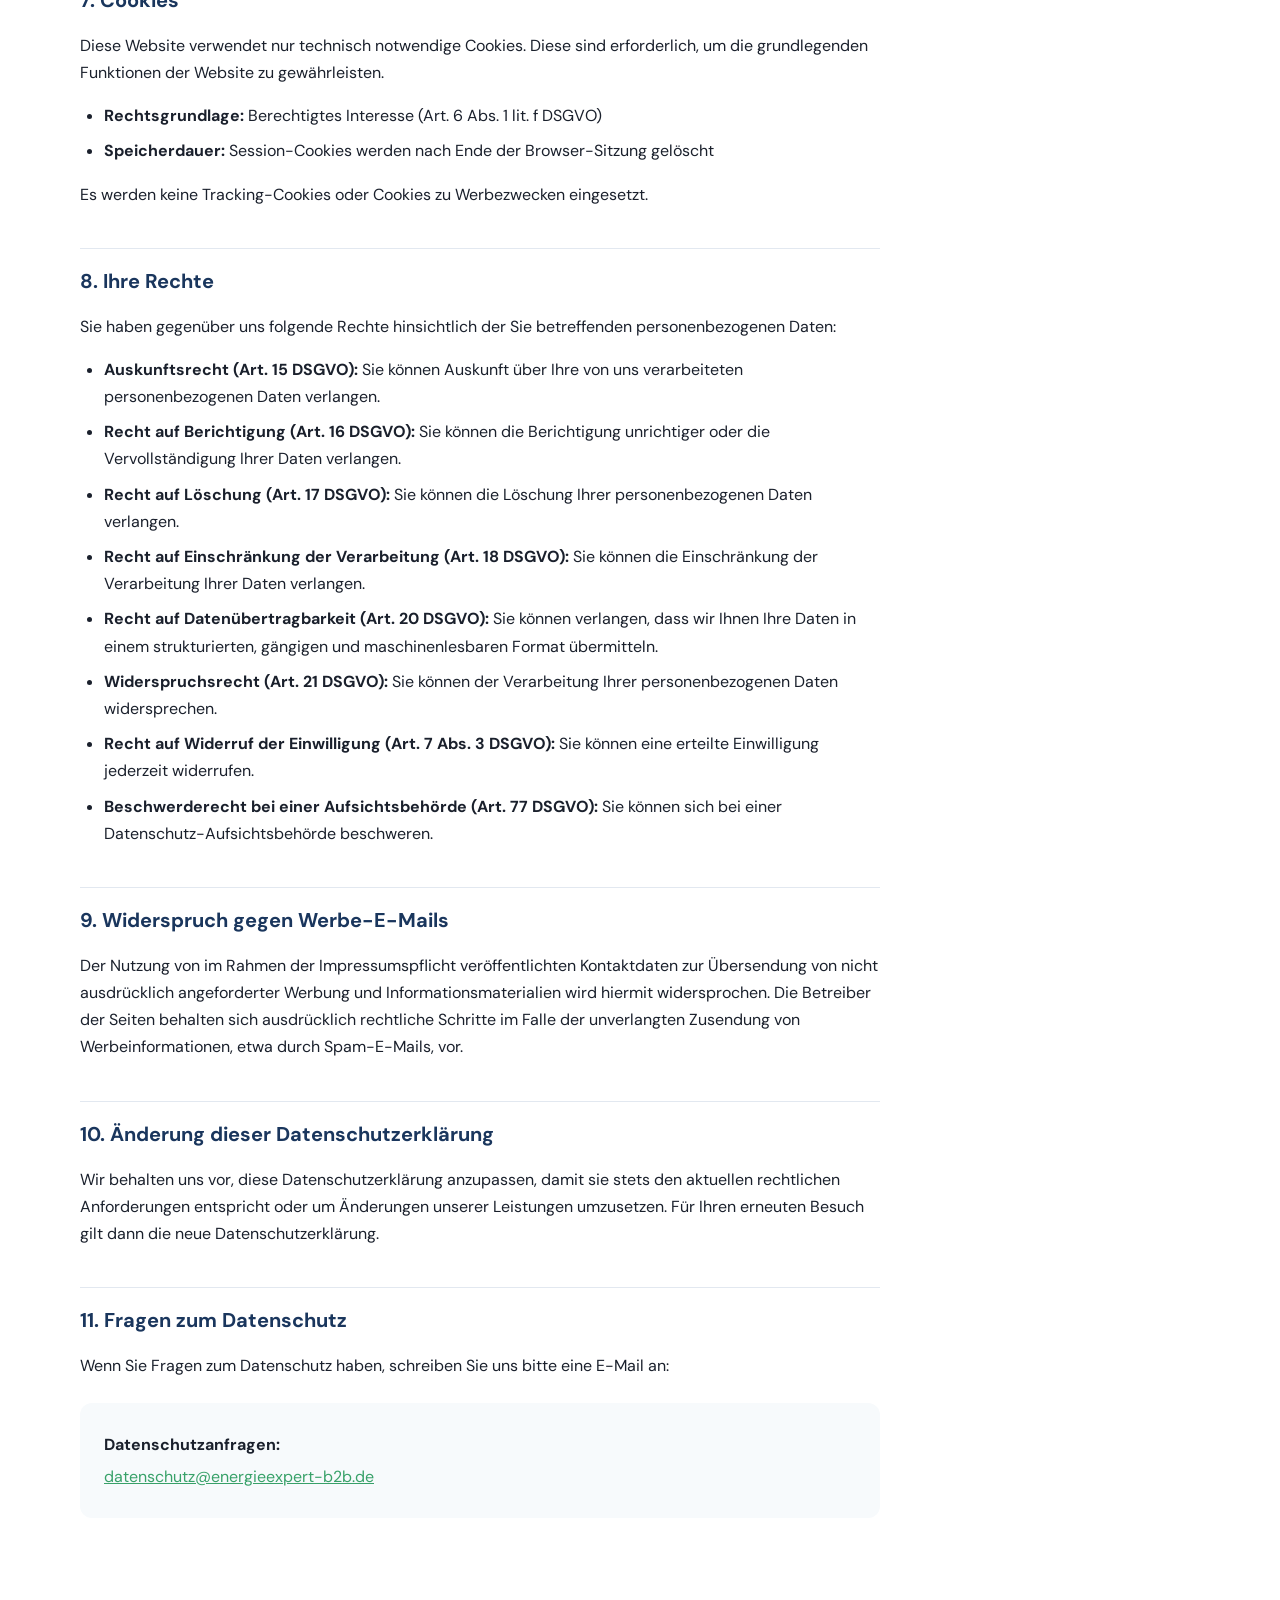
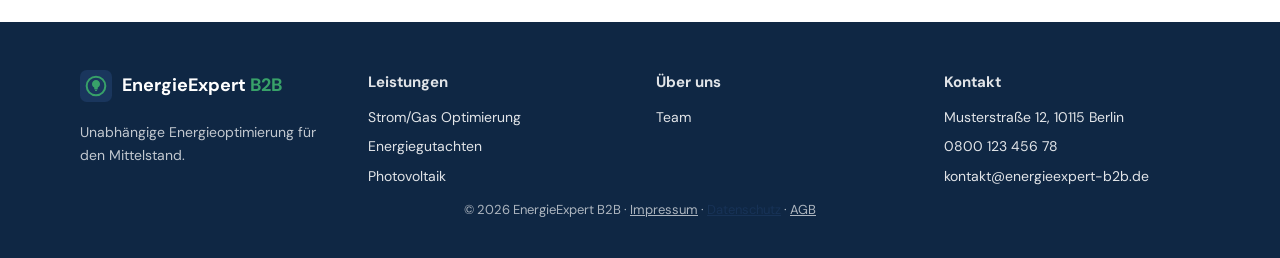
<file: datenschutz.html>
<!DOCTYPE html>
<html lang="de">
<head>
  <meta charset="UTF-8">
  <meta name="viewport" content="width=device-width, initial-scale=1.0">
  <title>Datenschutzerklärung | EnergieExpert B2B</title>
  <link rel="preconnect" href="https://fonts.googleapis.com">
  <link rel="preconnect" href="https://fonts.gstatic.com" crossorigin>
  <link href="https://fonts.googleapis.com/css2?family=DM+Sans:ital,opsz,wght@0,9..40,400;0,9..40,500;0,9..40,600;0,9..40,700&display=swap" rel="stylesheet">
  <link rel="stylesheet" href="css/styles.css">
  <style>
    .legal-page {
      padding: 3rem 0 5rem;
    }

    .legal-page h1 {
      font-size: clamp(1.75rem, 3vw, 2.25rem);
      color: var(--color-navy);
      margin: 0 0 0.5rem;
    }

    .legal-page .last-updated {
      color: var(--color-text-muted);
      margin-bottom: 2.5rem;
    }

    .legal-content {
      max-width: 800px;
    }

    .legal-content h2 {
      font-size: 1.25rem;
      color: var(--color-navy);
      margin: 2.5rem 0 1rem;
      padding-top: 1rem;
      border-top: 1px solid var(--color-border);
    }

    .legal-content h2:first-of-type {
      border-top: none;
      padding-top: 0;
      margin-top: 0;
    }

    .legal-content h3 {
      font-size: 1.0625rem;
      color: var(--color-navy);
      margin: 1.5rem 0 0.75rem;
    }

    .legal-content p,
    .legal-content li {
      color: var(--color-text);
      line-height: 1.7;
      margin-bottom: 1rem;
    }

    .legal-content ul {
      padding-left: 1.5rem;
      margin-bottom: 1rem;
    }

    .legal-content li {
      margin-bottom: 0.5rem;
    }

    .legal-content a {
      color: var(--color-green);
      text-decoration: underline;
    }

    .legal-content a:hover {
      color: var(--color-navy);
    }

    .back-link {
      display: inline-flex;
      align-items: center;
      gap: 0.5rem;
      color: var(--color-navy);
      text-decoration: none;
      font-weight: 600;
      margin-bottom: 2rem;
    }

    .back-link:hover {
      color: var(--color-green);
    }

    .contact-box {
      background: var(--color-warm-gray);
      border-radius: var(--radius);
      padding: 1.5rem;
      margin: 1.5rem 0;
    }

    .contact-box p {
      margin: 0.25rem 0;
    }
  </style>
</head>
<body>
  <a class="skip-link" href="#main">Zum Inhalt springen</a>

  <!-- Header -->
  <header class="site-header" id="site-header">
    <div class="container header-inner">
      <a href="index.html" class="logo" aria-label="EnergieExpert B2B Startseite">
        <svg width="36" height="36" viewBox="0 0 48 48" fill="none" aria-hidden="true">
          <rect width="48" height="48" rx="10" fill="#1A365D"/>
          <circle cx="24" cy="24" r="14" stroke="#38A169" stroke-width="3" fill="none"/>
          <path d="M24 15c-3.3 0-6 2.7-6 6 0 2.1 1.1 4 2.8 5 .4.3.6.6.6 1v1.5c0 .4.3.7.7.7h3.8c.4 0 .7-.3.7-.7V27c0-.4.2-.7.6-1 1.7-1 2.8-2.9 2.8-5 0-3.3-2.7-6-6-6zm-1.5 15h3v.8c0 .4-.3.7-.7.7h-1.6c-.4 0-.7-.3-.7-.7v-.8z" fill="#38A169"/>
        </svg>
        <span>EnergieExpert<span class="logo-accent"> B2B</span></span>
      </a>
      <nav class="nav-minimal" aria-label="Hauptnavigation">
        <a href="index.html#leistungen">Leistungen</a>
        <a href="index.html#ablauf">Ablauf</a>
        <a href="index.html#faq">FAQ</a>
        <a href="team.html">Team</a>
      </nav>
      <div class="header-cta">
        <a href="index.html#kontakt" class="btn btn-primary btn-sm">Kontakt aufnehmen</a>
      </div>
      <button type="button" class="menu-toggle" aria-expanded="false" aria-controls="mobile-nav" aria-label="Menü öffnen">
        <span></span><span></span><span></span>
      </button>
    </div>
    <div class="mobile-nav" id="mobile-nav" hidden>
      <nav aria-label="Mobile Navigation">
        <a href="index.html#leistungen">Leistungen</a>
        <a href="index.html#ablauf">Ablauf</a>
        <a href="index.html#faq">FAQ</a>
        <a href="team.html">Team</a>
        <a href="index.html#kontakt" class="btn btn-primary">Kontakt aufnehmen</a>
      </nav>
    </div>
  </header>

  <main id="main" class="legal-page">
    <div class="container">
      <a href="index.html" class="back-link">← Zurück zur Startseite</a>
      
      <h1>Datenschutzerklärung</h1>
      <p class="last-updated">Stand: Mai 2026</p>

      <div class="legal-content">
        <h2>1. Verantwortlicher</h2>
        <p>Verantwortlich für die Datenverarbeitung auf dieser Website ist:</p>
        <div class="contact-box">
          <p><strong>EnergieExpert B2B</strong></p>
          <p>Musterstraße 12</p>
          <p>10115 Berlin</p>
          <p>Telefon: 0800 123 456 78</p>
          <p>E-Mail: <a href="mailto:datenschutz@energieexpert-b2b.de">datenschutz@energieexpert-b2b.de</a></p>
        </div>

        <h2>2. Übersicht der Verarbeitungen</h2>
        <p>Die nachfolgende Übersicht fasst die Arten der verarbeiteten Daten und die Zwecke ihrer Verarbeitung zusammen:</p>
        <ul>
          <li>Bestandsdaten (z.B. Namen, Adressen)</li>
          <li>Kontaktdaten (z.B. E-Mail, Telefonnummern)</li>
          <li>Inhaltsdaten (z.B. Eingaben in Formularen)</li>
          <li>Nutzungsdaten (z.B. besuchte Seiten, Zugriffszeit)</li>
          <li>Meta-/Kommunikationsdaten (z.B. IP-Adressen)</li>
        </ul>

        <h2>3. Rechtsgrundlagen</h2>
        <p>Im Folgenden erhalten Sie eine Übersicht der Rechtsgrundlagen der DSGVO, auf deren Basis wir personenbezogene Daten verarbeiten:</p>
        <ul>
          <li><strong>Einwilligung (Art. 6 Abs. 1 S. 1 lit. a DSGVO)</strong> – Die betroffene Person hat ihre Einwilligung in die Verarbeitung der sie betreffenden personenbezogenen Daten für einen spezifischen Zweck oder mehrere bestimmte Zwecke gegeben.</li>
          <li><strong>Vertragserfüllung und vorvertragliche Anfragen (Art. 6 Abs. 1 S. 1 lit. b DSGVO)</strong> – Die Verarbeitung ist für die Erfüllung eines Vertrags oder zur Durchführung vorvertraglicher Maßnahmen erforderlich.</li>
          <li><strong>Berechtigte Interessen (Art. 6 Abs. 1 S. 1 lit. f DSGVO)</strong> – Die Verarbeitung ist zur Wahrung der berechtigten Interessen des Verantwortlichen oder eines Dritten erforderlich.</li>
        </ul>

        <h2>4. Sicherheitsmaßnahmen</h2>
        <p>Wir treffen nach Maßgabe der gesetzlichen Vorgaben unter Berücksichtigung des Stands der Technik, der Implementierungskosten und der Art, des Umfangs, der Umstände und der Zwecke der Verarbeitung sowie der unterschiedlichen Eintrittswahrscheinlichkeiten und des Ausmaßes der Bedrohung der Rechte und Freiheiten natürlicher Personen geeignete technische und organisatorische Maßnahmen, um ein dem Risiko angemessenes Schutzniveau zu gewährleisten.</p>
        <p>Zu den Maßnahmen gehören insbesondere:</p>
        <ul>
          <li>Sicherung der Vertraulichkeit, Integrität und Verfügbarkeit von Daten durch Kontrolle des physischen und elektronischen Zugangs</li>
          <li>SSL-/TLS-Verschlüsselung der Datenübertragung</li>
          <li>Regelmäßige Überprüfung und Aktualisierung der Sicherheitsmaßnahmen</li>
        </ul>

        <h2>5. Datenverarbeitung auf dieser Website</h2>

        <h3>5.1 Kontaktformular und Anfragen</h3>
        <p>Wenn Sie uns per Kontaktformular oder E-Mail kontaktieren, werden Ihre Angaben zur Bearbeitung der Anfrage und für mögliche Anschlussfragen verarbeitet.</p>
        <ul>
          <li><strong>Verarbeitete Daten:</strong> Name, E-Mail-Adresse, Unternehmen, Nachricht, Telefonnummer (optional)</li>
          <li><strong>Rechtsgrundlage:</strong> Vertragserfüllung/vorvertragliche Maßnahmen (Art. 6 Abs. 1 lit. b DSGVO), berechtigtes Interesse (Art. 6 Abs. 1 lit. f DSGVO)</li>
          <li><strong>Speicherdauer:</strong> Wir löschen die Daten, sobald sie für die Erreichung des Zwecks nicht mehr erforderlich sind, spätestens jedoch nach 3 Jahren, sofern keine gesetzlichen Aufbewahrungspflichten bestehen.</li>
        </ul>

        <h3>5.2 Energie-Check / Angebotsanfragen</h3>
        <p>Bei Nutzung unseres Energie-Checks oder Angebotsformulars verarbeiten wir die von Ihnen eingegebenen Daten, um Ihnen ein individuelles Angebot zu erstellen.</p>
        <ul>
          <li><strong>Verarbeitete Daten:</strong> Jahresverbrauch, Interessengebiet, E-Mail-Adresse, Unternehmensname</li>
          <li><strong>Rechtsgrundlage:</strong> Vorvertragliche Maßnahmen (Art. 6 Abs. 1 lit. b DSGVO)</li>
          <li><strong>Speicherdauer:</strong> Die Daten werden für die Dauer der Angebotsphase gespeichert und spätestens nach 6 Monaten gelöscht, sofern kein Vertrag zustande kommt.</li>
        </ul>

        <h3>5.3 Energiekostenanalyse per E-Mail</h3>
        <p>Wenn Sie uns Ihre Jahresabrechnung zur Analyse zusenden, verarbeiten wir diese zur Erstellung einer Energiekostenanalyse.</p>
        <ul>
          <li><strong>Verarbeitete Daten:</strong> Energieverbrauchsdaten, Vertragsdaten, Kontaktdaten</li>
          <li><strong>Rechtsgrundlage:</strong> Vorvertragliche Maßnahmen (Art. 6 Abs. 1 lit. b DSGVO)</li>
          <li><strong>Speicherdauer:</strong> Die Unterlagen werden nach Abschluss der Analyse und Übermittlung des Ergebnisses gelöscht, spätestens jedoch nach 3 Monaten, sofern kein weiterführender Auftrag erteilt wird.</li>
        </ul>

        <h2>6. Server-Log-Dateien</h2>
        <p>Der Provider dieser Website erhebt und speichert automatisch Informationen in sogenannten Server-Log-Dateien, die Ihr Browser automatisch übermittelt:</p>
        <ul>
          <li>Browsertyp und Browserversion</li>
          <li>Verwendetes Betriebssystem</li>
          <li>Referrer URL</li>
          <li>Hostname des zugreifenden Rechners</li>
          <li>Uhrzeit der Serveranfrage</li>
          <li>IP-Adresse (anonymisiert)</li>
        </ul>
        <p>Diese Daten werden nicht mit anderen Datenquellen zusammengeführt. Die Erfassung erfolgt auf Grundlage von Art. 6 Abs. 1 lit. f DSGVO zur Gewährleistung eines fehlerfreien Betriebs der Website.</p>

        <h2>7. Cookies</h2>
        <p>Diese Website verwendet nur technisch notwendige Cookies. Diese sind erforderlich, um die grundlegenden Funktionen der Website zu gewährleisten.</p>
        <ul>
          <li><strong>Rechtsgrundlage:</strong> Berechtigtes Interesse (Art. 6 Abs. 1 lit. f DSGVO)</li>
          <li><strong>Speicherdauer:</strong> Session-Cookies werden nach Ende der Browser-Sitzung gelöscht</li>
        </ul>
        <p>Es werden keine Tracking-Cookies oder Cookies zu Werbezwecken eingesetzt.</p>

        <h2>8. Ihre Rechte</h2>
        <p>Sie haben gegenüber uns folgende Rechte hinsichtlich der Sie betreffenden personenbezogenen Daten:</p>
        <ul>
          <li><strong>Auskunftsrecht (Art. 15 DSGVO):</strong> Sie können Auskunft über Ihre von uns verarbeiteten personenbezogenen Daten verlangen.</li>
          <li><strong>Recht auf Berichtigung (Art. 16 DSGVO):</strong> Sie können die Berichtigung unrichtiger oder die Vervollständigung Ihrer Daten verlangen.</li>
          <li><strong>Recht auf Löschung (Art. 17 DSGVO):</strong> Sie können die Löschung Ihrer personenbezogenen Daten verlangen.</li>
          <li><strong>Recht auf Einschränkung der Verarbeitung (Art. 18 DSGVO):</strong> Sie können die Einschränkung der Verarbeitung Ihrer Daten verlangen.</li>
          <li><strong>Recht auf Datenübertragbarkeit (Art. 20 DSGVO):</strong> Sie können verlangen, dass wir Ihnen Ihre Daten in einem strukturierten, gängigen und maschinenlesbaren Format übermitteln.</li>
          <li><strong>Widerspruchsrecht (Art. 21 DSGVO):</strong> Sie können der Verarbeitung Ihrer personenbezogenen Daten widersprechen.</li>
          <li><strong>Recht auf Widerruf der Einwilligung (Art. 7 Abs. 3 DSGVO):</strong> Sie können eine erteilte Einwilligung jederzeit widerrufen.</li>
          <li><strong>Beschwerderecht bei einer Aufsichtsbehörde (Art. 77 DSGVO):</strong> Sie können sich bei einer Datenschutz-Aufsichtsbehörde beschweren.</li>
        </ul>

        <h2>9. Widerspruch gegen Werbe-E-Mails</h2>
        <p>Der Nutzung von im Rahmen der Impressumspflicht veröffentlichten Kontaktdaten zur Übersendung von nicht ausdrücklich angeforderter Werbung und Informationsmaterialien wird hiermit widersprochen. Die Betreiber der Seiten behalten sich ausdrücklich rechtliche Schritte im Falle der unverlangten Zusendung von Werbeinformationen, etwa durch Spam-E-Mails, vor.</p>

        <h2>10. Änderung dieser Datenschutzerklärung</h2>
        <p>Wir behalten uns vor, diese Datenschutzerklärung anzupassen, damit sie stets den aktuellen rechtlichen Anforderungen entspricht oder um Änderungen unserer Leistungen umzusetzen. Für Ihren erneuten Besuch gilt dann die neue Datenschutzerklärung.</p>

        <h2>11. Fragen zum Datenschutz</h2>
        <p>Wenn Sie Fragen zum Datenschutz haben, schreiben Sie uns bitte eine E-Mail an:</p>
        <div class="contact-box">
          <p><strong>Datenschutzanfragen:</strong></p>
          <p><a href="mailto:datenschutz@energieexpert-b2b.de">datenschutz@energieexpert-b2b.de</a></p>
        </div>
      </div>
    </div>
  </main>

  <!-- Footer -->
  <footer class="site-footer">
    <div class="container footer-grid">
      <div class="footer-brand">
        <a href="index.html" class="logo logo-footer">
          <svg width="32" height="32" viewBox="0 0 48 48" fill="none" aria-hidden="true">
            <rect width="48" height="48" rx="10" fill="#1A365D"/>
            <circle cx="24" cy="24" r="14" stroke="#38A169" stroke-width="3" fill="none"/>
            <path d="M24 15c-3.3 0-6 2.7-6 6 0 2.1 1.1 4 2.8 5 .4.3.6.6.6 1v1.5c0 .4.3.7.7.7h3.8c.4 0 .7-.3.7-.7V27c0-.4.2-.7.6-1 1.7-1 2.8-2.9 2.8-5 0-3.3-2.7-6-6-6zm-1.5 15h3v.8c0 .4-.3.7-.7.7h-1.6c-.4 0-.7-.3-.7-.7v-.8z" fill="#38A169"/>
          </svg>
          <span>EnergieExpert<span class="logo-accent"> B2B</span></span>
        </a>
        <p class="footer-tagline">Unabhängige Energieoptimierung für den Mittelstand.</p>
      </div>
      <div>
        <h3 class="footer-heading">Leistungen</h3>
        <ul class="footer-links">
          <li><a href="index.html#leistungen">Strom/Gas Optimierung</a></li>
          <li><a href="index.html#leistungen">Energiegutachten</a></li>
          <li><a href="index.html#leistungen">Photovoltaik</a></li>
        </ul>
      </div>
      <div>
        <h3 class="footer-heading">Über uns</h3>
        <ul class="footer-links">
          <li><a href="team.html">Team</a></li>
        </ul>
      </div>
      <div>
        <h3 class="footer-heading">Kontakt</h3>
        <ul class="footer-links">
          <li>Musterstraße 12, 10115 Berlin</li>
          <li><a href="tel:+4980012345678">0800 123 456 78</a></li>
          <li><a href="mailto:kontakt@energieexpert-b2b.de">kontakt@energieexpert-b2b.de</a></li>
        </ul>
      </div>
    </div>
    <div class="footer-bottom">
      <p>© <span id="year"></span> EnergieExpert B2B · <a href="impressum.html">Impressum</a> · <a href="datenschutz.html" style="color: var(--color-navy);">Datenschutz</a> · <a href="agb.html">AGB</a></p>
    </div>
  </footer>

  <script>
    document.getElementById("year").textContent = new Date().getFullYear();

    var menuToggle = document.querySelector(".menu-toggle");
    var mobileNav = document.getElementById("mobile-nav");
    if (menuToggle && mobileNav) {
      menuToggle.addEventListener("click", function () {
        var open = menuToggle.getAttribute("aria-expanded") === "true";
        menuToggle.setAttribute("aria-expanded", String(!open));
        mobileNav.hidden = open;
        menuToggle.setAttribute("aria-label", open ? "Menü öffnen" : "Menü schließen");
      });
    }
  </script>
</body>
</html>
</file>
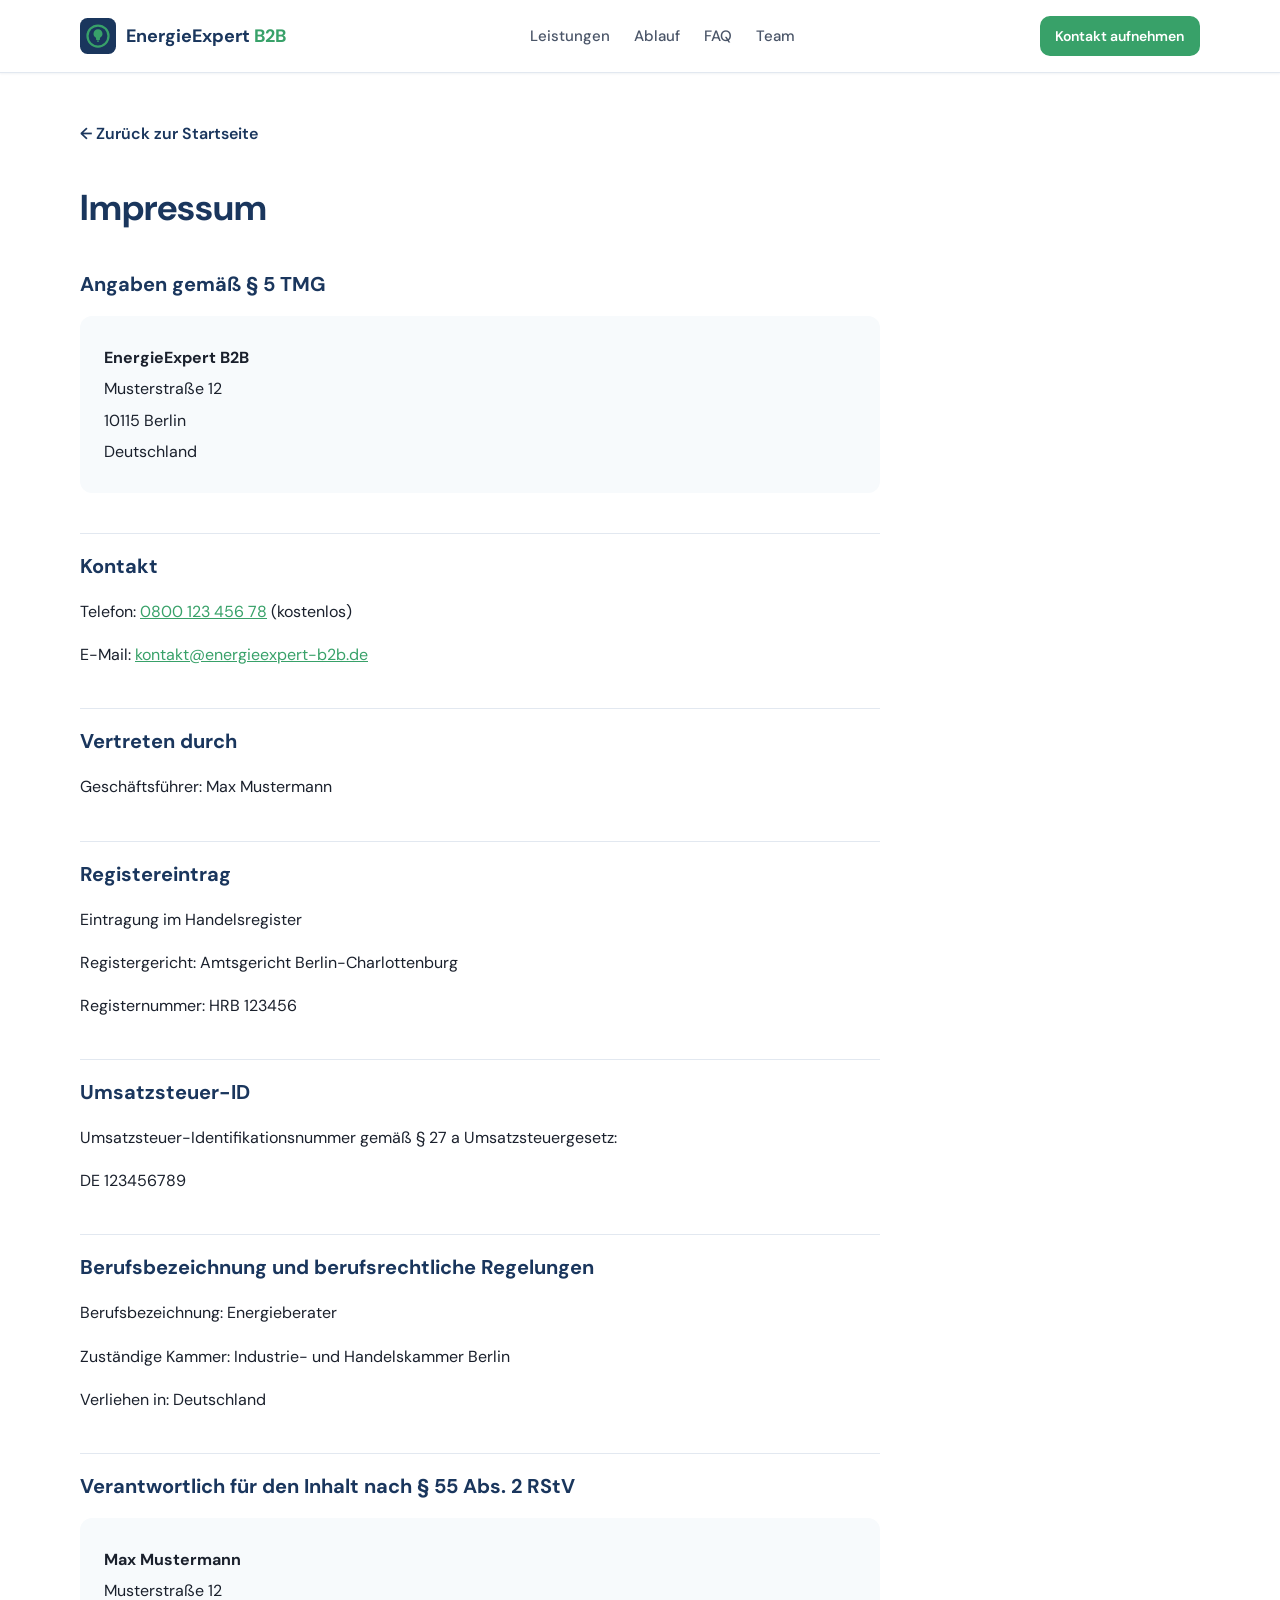
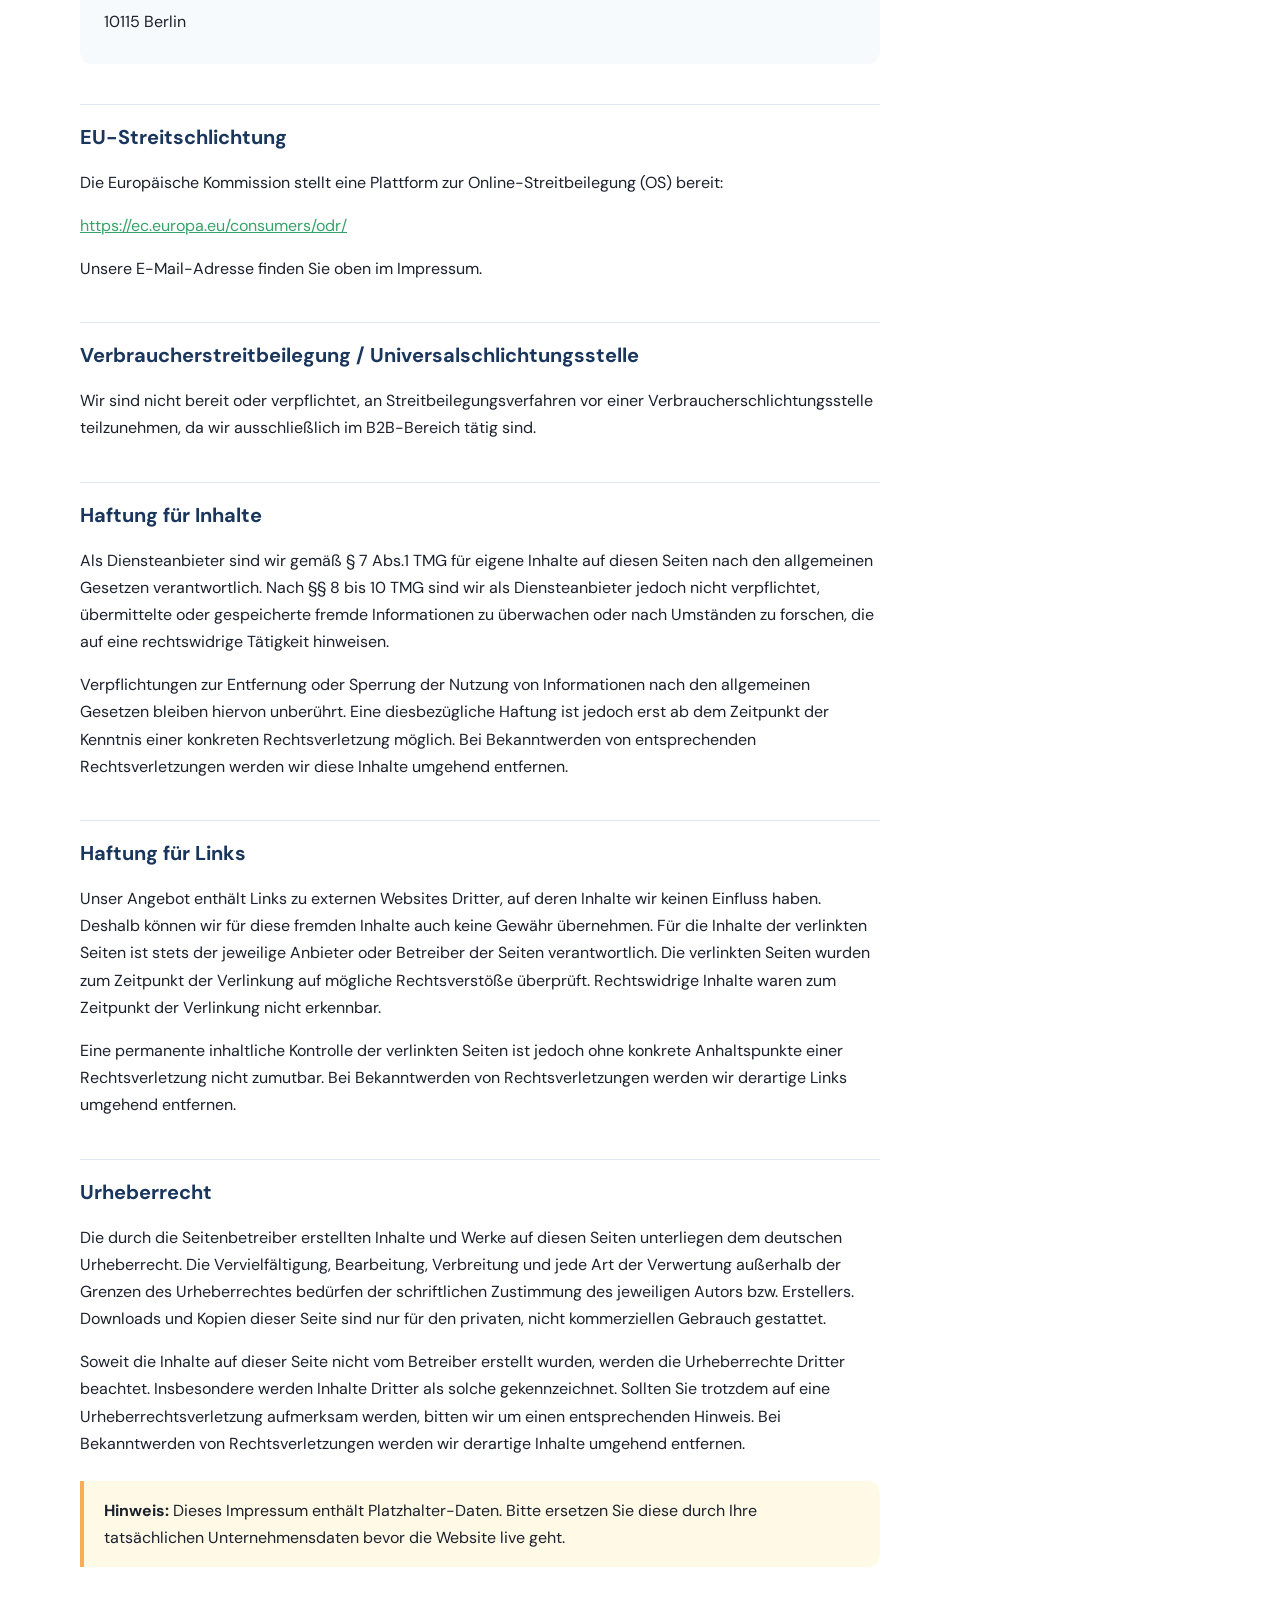
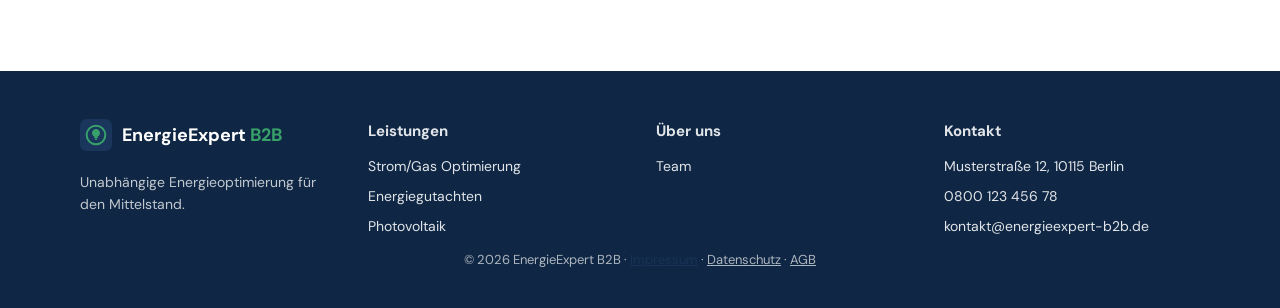
<file: impressum.html>
<!DOCTYPE html>
<html lang="de">
<head>
  <meta charset="UTF-8">
  <meta name="viewport" content="width=device-width, initial-scale=1.0">
  <title>Impressum | EnergieExpert B2B</title>
  <link rel="preconnect" href="https://fonts.googleapis.com">
  <link rel="preconnect" href="https://fonts.gstatic.com" crossorigin>
  <link href="https://fonts.googleapis.com/css2?family=DM+Sans:ital,opsz,wght@0,9..40,400;0,9..40,500;0,9..40,600;0,9..40,700&display=swap" rel="stylesheet">
  <link rel="stylesheet" href="css/styles.css">
  <style>
    .legal-page {
      padding: 3rem 0 5rem;
    }

    .legal-page h1 {
      font-size: clamp(1.75rem, 3vw, 2.25rem);
      color: var(--color-navy);
      margin: 0 0 2rem;
    }

    .legal-content {
      max-width: 800px;
    }

    .legal-content h2 {
      font-size: 1.25rem;
      color: var(--color-navy);
      margin: 2.5rem 0 1rem;
      padding-top: 1rem;
      border-top: 1px solid var(--color-border);
    }

    .legal-content h2:first-of-type {
      border-top: none;
      padding-top: 0;
      margin-top: 0;
    }

    .legal-content p,
    .legal-content li {
      color: var(--color-text);
      line-height: 1.7;
      margin-bottom: 0.75rem;
    }

    .legal-content ul {
      padding-left: 1.5rem;
      margin-bottom: 1rem;
    }

    .legal-content li {
      margin-bottom: 0.5rem;
    }

    .legal-content a {
      color: var(--color-green);
      text-decoration: underline;
    }

    .legal-content a:hover {
      color: var(--color-navy);
    }

    .back-link {
      display: inline-flex;
      align-items: center;
      gap: 0.5rem;
      color: var(--color-navy);
      text-decoration: none;
      font-weight: 600;
      margin-bottom: 2rem;
    }

    .back-link:hover {
      color: var(--color-green);
    }

    .contact-box {
      background: var(--color-warm-gray);
      border-radius: var(--radius);
      padding: 1.5rem;
      margin: 1rem 0 1.5rem;
    }

    .contact-box p {
      margin: 0.25rem 0;
    }

    .info-note {
      background: #FFF9E6;
      border-left: 4px solid #F6AD55;
      padding: 1rem 1.25rem;
      margin: 1.5rem 0;
      border-radius: 0 var(--radius) var(--radius) 0;
    }

    .info-note p {
      margin: 0;
      color: var(--color-text);
    }
  </style>
</head>
<body>
  <a class="skip-link" href="#main">Zum Inhalt springen</a>

  <!-- Header -->
  <header class="site-header" id="site-header">
    <div class="container header-inner">
      <a href="index.html" class="logo" aria-label="EnergieExpert B2B Startseite">
        <svg width="36" height="36" viewBox="0 0 48 48" fill="none" aria-hidden="true">
          <rect width="48" height="48" rx="10" fill="#1A365D"/>
          <circle cx="24" cy="24" r="14" stroke="#38A169" stroke-width="3" fill="none"/>
          <path d="M24 15c-3.3 0-6 2.7-6 6 0 2.1 1.1 4 2.8 5 .4.3.6.6.6 1v1.5c0 .4.3.7.7.7h3.8c.4 0 .7-.3.7-.7V27c0-.4.2-.7.6-1 1.7-1 2.8-2.9 2.8-5 0-3.3-2.7-6-6-6zm-1.5 15h3v.8c0 .4-.3.7-.7.7h-1.6c-.4 0-.7-.3-.7-.7v-.8z" fill="#38A169"/>
        </svg>
        <span>EnergieExpert<span class="logo-accent"> B2B</span></span>
      </a>
      <nav class="nav-minimal" aria-label="Hauptnavigation">
        <a href="index.html#leistungen">Leistungen</a>
        <a href="index.html#ablauf">Ablauf</a>
        <a href="index.html#faq">FAQ</a>
        <a href="team.html">Team</a>
      </nav>
      <div class="header-cta">
        <a href="index.html#kontakt" class="btn btn-primary btn-sm">Kontakt aufnehmen</a>
      </div>
      <button type="button" class="menu-toggle" aria-expanded="false" aria-controls="mobile-nav" aria-label="Menü öffnen">
        <span></span><span></span><span></span>
      </button>
    </div>
    <div class="mobile-nav" id="mobile-nav" hidden>
      <nav aria-label="Mobile Navigation">
        <a href="index.html#leistungen">Leistungen</a>
        <a href="index.html#ablauf">Ablauf</a>
        <a href="index.html#faq">FAQ</a>
        <a href="team.html">Team</a>
        <a href="index.html#kontakt" class="btn btn-primary">Kontakt aufnehmen</a>
      </nav>
    </div>
  </header>

  <main id="main" class="legal-page">
    <div class="container">
      <a href="index.html" class="back-link">← Zurück zur Startseite</a>
      
      <h1>Impressum</h1>

      <div class="legal-content">
        <h2>Angaben gemäß § 5 TMG</h2>
        <div class="contact-box">
          <p><strong>EnergieExpert B2B</strong></p>
          <p>Musterstraße 12</p>
          <p>10115 Berlin</p>
          <p>Deutschland</p>
        </div>

        <h2>Kontakt</h2>
        <p>Telefon: <a href="tel:+4980012345678">0800 123 456 78</a> (kostenlos)</p>
        <p>E-Mail: <a href="mailto:kontakt@energieexpert-b2b.de">kontakt@energieexpert-b2b.de</a></p>

        <h2>Vertreten durch</h2>
        <p>Geschäftsführer: Max Mustermann</p>

        <h2>Registereintrag</h2>
        <p>Eintragung im Handelsregister</p>
        <p>Registergericht: Amtsgericht Berlin-Charlottenburg</p>
        <p>Registernummer: HRB 123456</p>

        <h2>Umsatzsteuer-ID</h2>
        <p>Umsatzsteuer-Identifikationsnummer gemäß § 27 a Umsatzsteuergesetz:</p>
        <p>DE 123456789</p>

        <h2>Berufsbezeichnung und berufsrechtliche Regelungen</h2>
        <p>Berufsbezeichnung: Energieberater</p>
        <p>Zuständige Kammer: Industrie- und Handelskammer Berlin</p>
        <p>Verliehen in: Deutschland</p>

        <h2>Verantwortlich für den Inhalt nach § 55 Abs. 2 RStV</h2>
        <div class="contact-box">
          <p><strong>Max Mustermann</strong></p>
          <p>Musterstraße 12</p>
          <p>10115 Berlin</p>
        </div>

        <h2>EU-Streitschlichtung</h2>
        <p>Die Europäische Kommission stellt eine Plattform zur Online-Streitbeilegung (OS) bereit:</p>
        <p><a href="https://ec.europa.eu/consumers/odr/" target="_blank" rel="noopener">https://ec.europa.eu/consumers/odr/</a></p>
        <p>Unsere E-Mail-Adresse finden Sie oben im Impressum.</p>

        <h2>Verbraucherstreitbeilegung / Universalschlichtungsstelle</h2>
        <p>Wir sind nicht bereit oder verpflichtet, an Streitbeilegungsverfahren vor einer Verbraucherschlichtungsstelle teilzunehmen, da wir ausschließlich im B2B-Bereich tätig sind.</p>

        <h2>Haftung für Inhalte</h2>
        <p>Als Diensteanbieter sind wir gemäß § 7 Abs.1 TMG für eigene Inhalte auf diesen Seiten nach den allgemeinen Gesetzen verantwortlich. Nach §§ 8 bis 10 TMG sind wir als Diensteanbieter jedoch nicht verpflichtet, übermittelte oder gespeicherte fremde Informationen zu überwachen oder nach Umständen zu forschen, die auf eine rechtswidrige Tätigkeit hinweisen.</p>
        <p>Verpflichtungen zur Entfernung oder Sperrung der Nutzung von Informationen nach den allgemeinen Gesetzen bleiben hiervon unberührt. Eine diesbezügliche Haftung ist jedoch erst ab dem Zeitpunkt der Kenntnis einer konkreten Rechtsverletzung möglich. Bei Bekanntwerden von entsprechenden Rechtsverletzungen werden wir diese Inhalte umgehend entfernen.</p>

        <h2>Haftung für Links</h2>
        <p>Unser Angebot enthält Links zu externen Websites Dritter, auf deren Inhalte wir keinen Einfluss haben. Deshalb können wir für diese fremden Inhalte auch keine Gewähr übernehmen. Für die Inhalte der verlinkten Seiten ist stets der jeweilige Anbieter oder Betreiber der Seiten verantwortlich. Die verlinkten Seiten wurden zum Zeitpunkt der Verlinkung auf mögliche Rechtsverstöße überprüft. Rechtswidrige Inhalte waren zum Zeitpunkt der Verlinkung nicht erkennbar.</p>
        <p>Eine permanente inhaltliche Kontrolle der verlinkten Seiten ist jedoch ohne konkrete Anhaltspunkte einer Rechtsverletzung nicht zumutbar. Bei Bekanntwerden von Rechtsverletzungen werden wir derartige Links umgehend entfernen.</p>

        <h2>Urheberrecht</h2>
        <p>Die durch die Seitenbetreiber erstellten Inhalte und Werke auf diesen Seiten unterliegen dem deutschen Urheberrecht. Die Vervielfältigung, Bearbeitung, Verbreitung und jede Art der Verwertung außerhalb der Grenzen des Urheberrechtes bedürfen der schriftlichen Zustimmung des jeweiligen Autors bzw. Erstellers. Downloads und Kopien dieser Seite sind nur für den privaten, nicht kommerziellen Gebrauch gestattet.</p>
        <p>Soweit die Inhalte auf dieser Seite nicht vom Betreiber erstellt wurden, werden die Urheberrechte Dritter beachtet. Insbesondere werden Inhalte Dritter als solche gekennzeichnet. Sollten Sie trotzdem auf eine Urheberrechtsverletzung aufmerksam werden, bitten wir um einen entsprechenden Hinweis. Bei Bekanntwerden von Rechtsverletzungen werden wir derartige Inhalte umgehend entfernen.</p>

        <div class="info-note">
          <p><strong>Hinweis:</strong> Dieses Impressum enthält Platzhalter-Daten. Bitte ersetzen Sie diese durch Ihre tatsächlichen Unternehmensdaten bevor die Website live geht.</p>
        </div>
      </div>
    </div>
  </main>

  <!-- Footer -->
  <footer class="site-footer">
    <div class="container footer-grid">
      <div class="footer-brand">
        <a href="index.html" class="logo logo-footer">
          <svg width="32" height="32" viewBox="0 0 48 48" fill="none" aria-hidden="true">
            <rect width="48" height="48" rx="10" fill="#1A365D"/>
            <circle cx="24" cy="24" r="14" stroke="#38A169" stroke-width="3" fill="none"/>
            <path d="M24 15c-3.3 0-6 2.7-6 6 0 2.1 1.1 4 2.8 5 .4.3.6.6.6 1v1.5c0 .4.3.7.7.7h3.8c.4 0 .7-.3.7-.7V27c0-.4.2-.7.6-1 1.7-1 2.8-2.9 2.8-5 0-3.3-2.7-6-6-6zm-1.5 15h3v.8c0 .4-.3.7-.7.7h-1.6c-.4 0-.7-.3-.7-.7v-.8z" fill="#38A169"/>
          </svg>
          <span>EnergieExpert<span class="logo-accent"> B2B</span></span>
        </a>
        <p class="footer-tagline">Unabhängige Energieoptimierung für den Mittelstand.</p>
      </div>
      <div>
        <h3 class="footer-heading">Leistungen</h3>
        <ul class="footer-links">
          <li><a href="index.html#leistungen">Strom/Gas Optimierung</a></li>
          <li><a href="index.html#leistungen">Energiegutachten</a></li>
          <li><a href="index.html#leistungen">Photovoltaik</a></li>
        </ul>
      </div>
      <div>
        <h3 class="footer-heading">Über uns</h3>
        <ul class="footer-links">
          <li><a href="team.html">Team</a></li>
        </ul>
      </div>
      <div>
        <h3 class="footer-heading">Kontakt</h3>
        <ul class="footer-links">
          <li>Musterstraße 12, 10115 Berlin</li>
          <li><a href="tel:+4980012345678">0800 123 456 78</a></li>
          <li><a href="mailto:kontakt@energieexpert-b2b.de">kontakt@energieexpert-b2b.de</a></li>
        </ul>
      </div>
    </div>
    <div class="footer-bottom">
      <p>© <span id="year"></span> EnergieExpert B2B · <a href="impressum.html" style="color: var(--color-navy);">Impressum</a> · <a href="datenschutz.html">Datenschutz</a> · <a href="agb.html">AGB</a></p>
    </div>
  </footer>

  <script>
    document.getElementById("year").textContent = new Date().getFullYear();

    var menuToggle = document.querySelector(".menu-toggle");
    var mobileNav = document.getElementById("mobile-nav");
    if (menuToggle && mobileNav) {
      menuToggle.addEventListener("click", function () {
        var open = menuToggle.getAttribute("aria-expanded") === "true";
        menuToggle.setAttribute("aria-expanded", String(!open));
        mobileNav.hidden = open;
        menuToggle.setAttribute("aria-label", open ? "Menü öffnen" : "Menü schließen");
      });
    }
  </script>
</body>
</html>
</file>
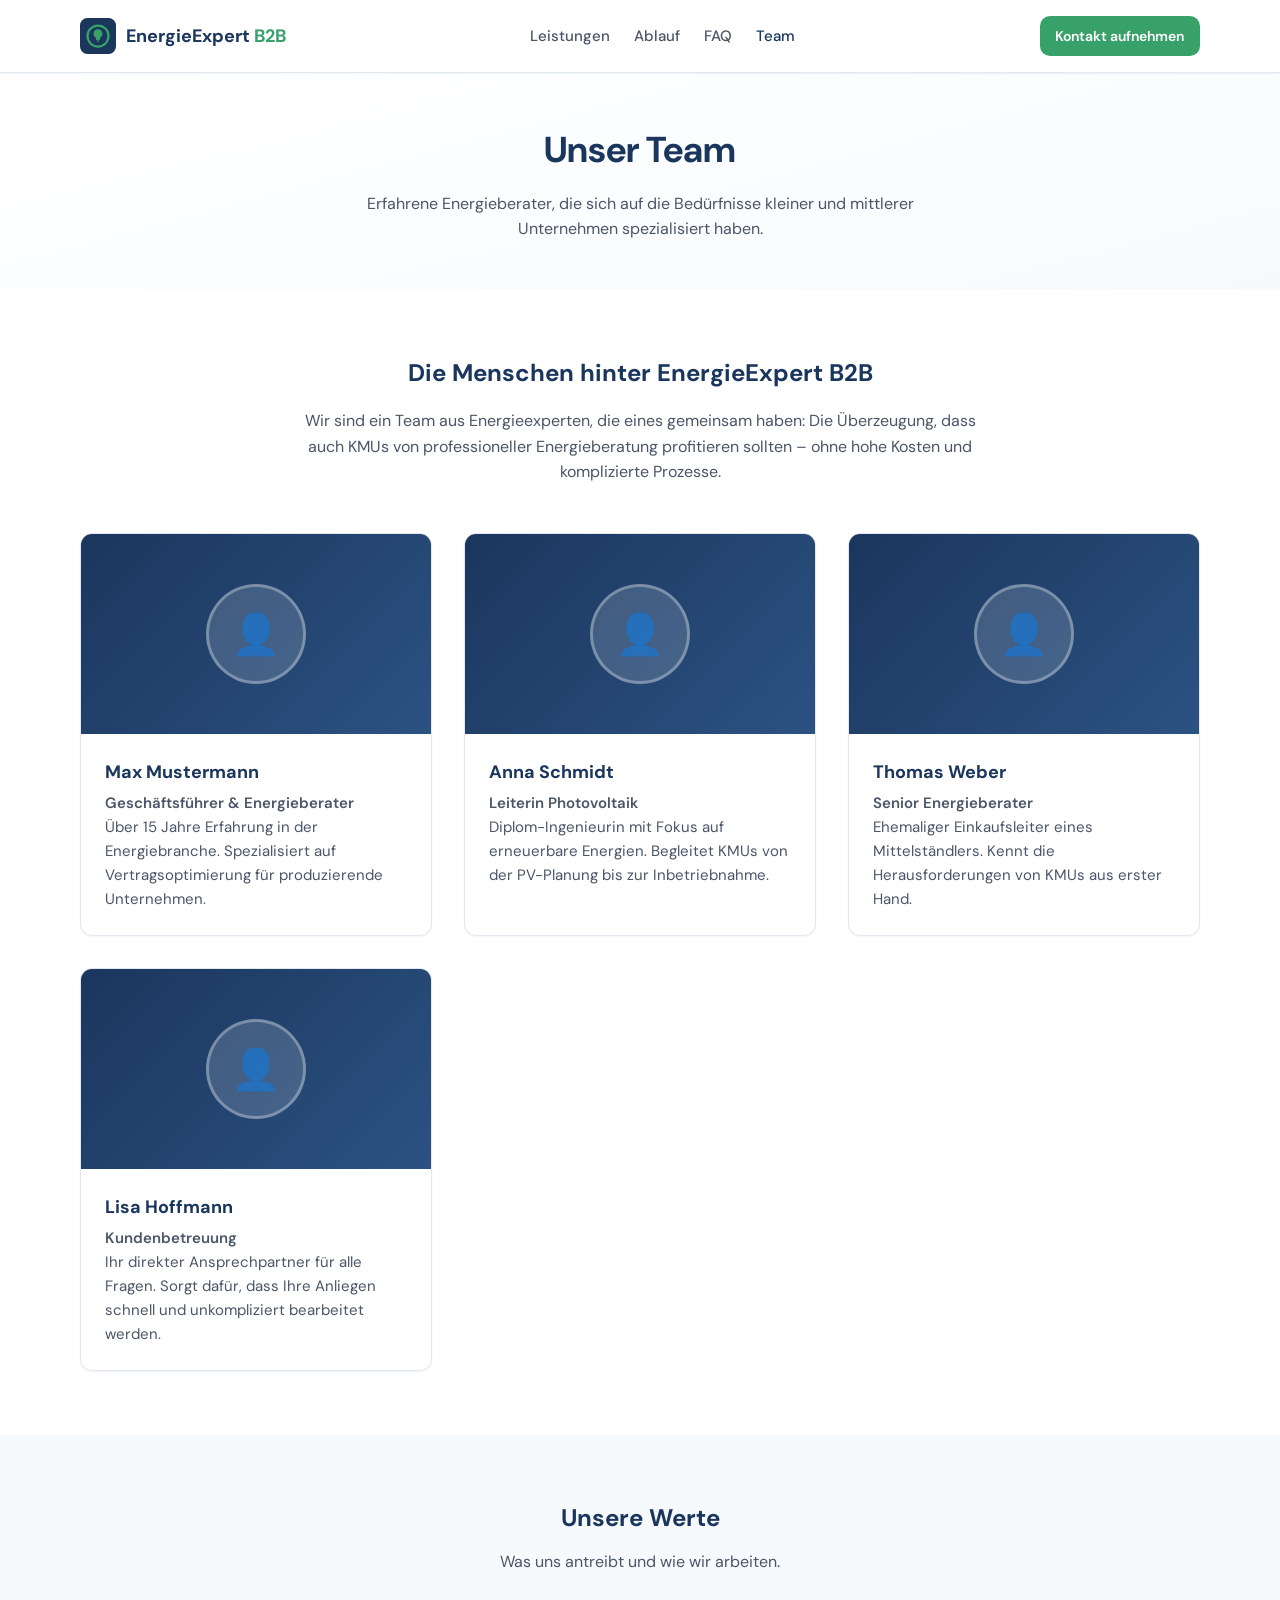
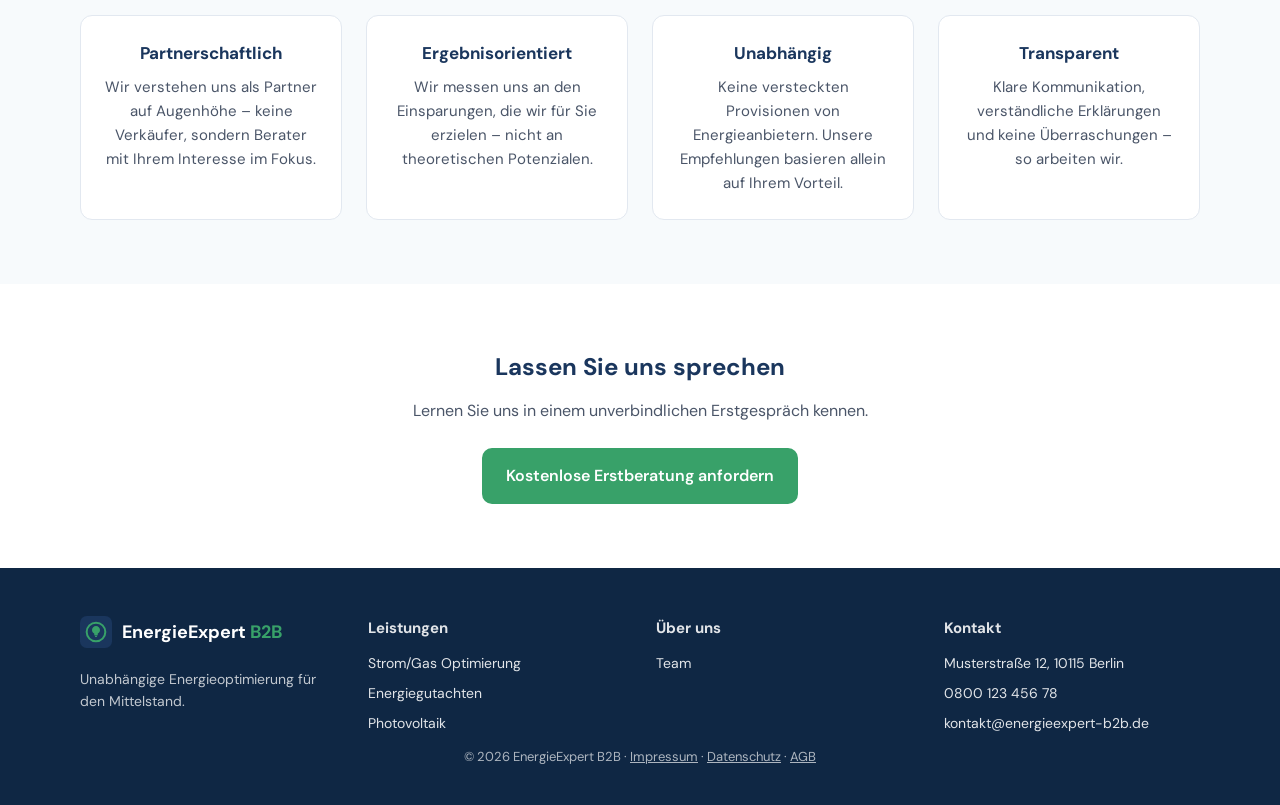
<file: team.html>
<!DOCTYPE html>
<html lang="de">
<head>
  <meta charset="UTF-8">
  <meta name="viewport" content="width=device-width, initial-scale=1.0">
  <meta name="description" content="Lernen Sie das Team von EnergieExpert B2B kennen. Erfahrene Energieberater für KMUs – unabhängig, kompetent und auf Ihre Branche spezialisiert.">
  <meta name="keywords" content="EnergieExpert Team, Energieberater, KMU Energieberatung, Experten Energieoptimierung">
  <title>Unser Team | EnergieExpert B2B</title>
  <link rel="preconnect" href="https://fonts.googleapis.com">
  <link rel="preconnect" href="https://fonts.gstatic.com" crossorigin>
  <link href="https://fonts.googleapis.com/css2?family=DM+Sans:ital,opsz,wght@0,9..40,400;0,9..40,500;0,9..40,600;0,9..40,700;1,9..40,400&display=swap" rel="stylesheet">
  <link rel="stylesheet" href="css/styles.css">
  <style>
    .page-hero {
      padding: 3rem 0;
      background: linear-gradient(165deg, #FFFFFF 0%, #F7FAFC 100%);
      text-align: center;
    }

    .page-hero h1 {
      font-size: clamp(1.75rem, 3vw, 2.25rem);
      color: #1A365D;
      margin: 0 0 0.75rem;
    }

    .page-hero p {
      color: #4A5568;
      max-width: 600px;
      margin: 0 auto;
    }

    .team-section {
      padding: 4rem 0;
    }

    .team-intro {
      text-align: center;
      max-width: 700px;
      margin: 0 auto 3rem;
    }

    .team-intro h2 {
      color: #1A365D;
      margin: 0 0 1rem;
    }

    .team-intro p {
      color: #4A5568;
    }

    .team-grid {
      display: grid;
      grid-template-columns: repeat(auto-fit, minmax(280px, 1fr));
      gap: 2rem;
    }

    .team-card {
      background: #FFFFFF;
      border-radius: 12px;
      border: 1px solid #E2E8F0;
      overflow: hidden;
      box-shadow: 0 1px 2px rgba(26, 54, 93, 0.06);
      transition: box-shadow 0.2s ease, transform 0.2s ease;
    }

    .team-card:hover {
      box-shadow: 0 8px 24px rgba(26, 54, 93, 0.1);
      transform: translateY(-4px);
    }

    .team-photo {
      height: 200px;
      background: linear-gradient(135deg, #1A365D 0%, #2C5282 100%);
      display: flex;
      align-items: center;
      justify-content: center;
    }

    .team-photo-placeholder {
      width: 100px;
      height: 100px;
      border-radius: 50%;
      background: rgba(255, 255, 255, 0.15);
      border: 3px solid rgba(255, 255, 255, 0.3);
      display: flex;
      align-items: center;
      justify-content: center;
      font-size: 2.5rem;
      color: rgba(255, 255, 255, 0.7);
    }

    .team-info {
      padding: 1.5rem;
    }

    .team-info h3 {
      margin: 0 0 0.25rem;
      color: #1A365D;
      font-size: 1.125rem;
    }

    .team-role {
      color: #38A169;
      font-weight: 600;
      font-size: 0.875rem;
      margin: 0 0 1rem;
    }

    .team-info p {
      color: #4A5568;
      font-size: 0.9375rem;
      margin: 0;
    }

    .values-section {
      padding: 4rem 0;
      background: #F7FAFC;
    }

    .values-section h2 {
      text-align: center;
      color: #1A365D;
      margin: 0 0 0.75rem;
    }

    .values-lead {
      text-align: center;
      color: #4A5568;
      max-width: 600px;
      margin: 0 auto 2.5rem;
    }

    .values-grid {
      display: grid;
      grid-template-columns: repeat(auto-fit, minmax(250px, 1fr));
      gap: 1.5rem;
    }

    .value-card {
      background: #FFFFFF;
      padding: 1.5rem;
      border-radius: 12px;
      border: 1px solid #E2E8F0;
      text-align: center;
    }

    .value-icon {
      font-size: 2rem;
      margin-bottom: 0.75rem;
    }

    .value-card h3 {
      color: #1A365D;
      margin: 0 0 0.5rem;
      font-size: 1.0625rem;
    }

    .value-card p {
      color: #4A5568;
      font-size: 0.9375rem;
      margin: 0;
    }

    .cta-section {
      padding: 4rem 0;
      text-align: center;
    }

    .cta-section h2 {
      color: #1A365D;
      margin: 0 0 0.75rem;
    }

    .cta-section p {
      color: #4A5568;
      margin: 0 0 1.5rem;
    }

    @media (max-width: 768px) {
      .team-section,
      .values-section,
      .cta-section {
        padding: 2.5rem 0;
      }

      .team-grid {
        grid-template-columns: 1fr;
      }
    }
  </style>
</head>
<body>
  <a class="skip-link" href="#main">Zum Inhalt springen</a>

  <!-- Header -->
  <header class="site-header" id="site-header">
    <div class="container header-inner">
      <a href="index.html" class="logo" aria-label="EnergieExpert B2B Startseite">
        <svg width="36" height="36" viewBox="0 0 48 48" fill="none" aria-hidden="true">
          <rect width="48" height="48" rx="10" fill="#1A365D"/>
          <circle cx="24" cy="24" r="14" stroke="#38A169" stroke-width="3" fill="none"/>
          <path d="M24 15c-3.3 0-6 2.7-6 6 0 2.1 1.1 4 2.8 5 .4.3.6.6.6 1v1.5c0 .4.3.7.7.7h3.8c.4 0 .7-.3.7-.7V27c0-.4.2-.7.6-1 1.7-1 2.8-2.9 2.8-5 0-3.3-2.7-6-6-6zm-1.5 15h3v.8c0 .4-.3.7-.7.7h-1.6c-.4 0-.7-.3-.7-.7v-.8z" fill="#38A169"/>
        </svg>
        <span>EnergieExpert<span class="logo-accent"> B2B</span></span>
      </a>
      <nav class="nav-minimal" aria-label="Hauptnavigation">
        <a href="index.html#leistungen">Leistungen</a>
        <a href="index.html#ablauf">Ablauf</a>
        <a href="index.html#faq">FAQ</a>
        <a href="team.html" style="color: #1A365D;">Team</a>
      </nav>
      <div class="header-cta">
        <a href="index.html#kontakt" class="btn btn-primary btn-sm">Kontakt aufnehmen</a>
      </div>
      <button type="button" class="menu-toggle" aria-expanded="false" aria-controls="mobile-nav" aria-label="Menü öffnen">
        <span></span><span></span><span></span>
      </button>
    </div>
    <div class="mobile-nav" id="mobile-nav" hidden>
      <nav aria-label="Mobile Navigation">
        <a href="index.html#leistungen">Leistungen</a>
        <a href="index.html#ablauf">Ablauf</a>
        <a href="index.html#faq">FAQ</a>
        <a href="team.html">Team</a>
        <a href="index.html#kontakt" class="btn btn-primary">Kontakt aufnehmen</a>
      </nav>
    </div>
  </header>

  <main id="main">
    <!-- Page Hero -->
    <section class="page-hero">
      <div class="container">
        <h1>Unser Team</h1>
        <p>Erfahrene Energieberater, die sich auf die Bedürfnisse kleiner und mittlerer Unternehmen spezialisiert haben.</p>
      </div>
    </section>

    <!-- Team Section -->
    <section class="team-section">
      <div class="container">
        <div class="team-intro">
          <h2>Die Menschen hinter EnergieExpert B2B</h2>
          <p>Wir sind ein Team aus Energieexperten, die eines gemeinsam haben: Die Überzeugung, dass auch KMUs von professioneller Energieberatung profitieren sollten – ohne hohe Kosten und komplizierte Prozesse.</p>
        </div>

        <div class="team-grid">
          <article class="team-card">
            <div class="team-photo">
              <div class="team-photo-placeholder">👤</div>
            </div>
            <div class="team-info">
              <h3>Max Mustermann</h3>
              <p class="team-role">Geschäftsführer & Energieberater</p>
              <p>Über 15 Jahre Erfahrung in der Energiebranche. Spezialisiert auf Vertragsoptimierung für produzierende Unternehmen.</p>
            </div>
          </article>

          <article class="team-card">
            <div class="team-photo">
              <div class="team-photo-placeholder">👤</div>
            </div>
            <div class="team-info">
              <h3>Anna Schmidt</h3>
              <p class="team-role">Leiterin Photovoltaik</p>
              <p>Diplom-Ingenieurin mit Fokus auf erneuerbare Energien. Begleitet KMUs von der PV-Planung bis zur Inbetriebnahme.</p>
            </div>
          </article>

          <article class="team-card">
            <div class="team-photo">
              <div class="team-photo-placeholder">👤</div>
            </div>
            <div class="team-info">
              <h3>Thomas Weber</h3>
              <p class="team-role">Senior Energieberater</p>
              <p>Ehemaliger Einkaufsleiter eines Mittelständlers. Kennt die Herausforderungen von KMUs aus erster Hand.</p>
            </div>
          </article>

          <article class="team-card">
            <div class="team-photo">
              <div class="team-photo-placeholder">👤</div>
            </div>
            <div class="team-info">
              <h3>Lisa Hoffmann</h3>
              <p class="team-role">Kundenbetreuung</p>
              <p>Ihr direkter Ansprechpartner für alle Fragen. Sorgt dafür, dass Ihre Anliegen schnell und unkompliziert bearbeitet werden.</p>
            </div>
          </article>
        </div>
      </div>
    </section>

    <!-- Values Section -->
    <section class="values-section">
      <div class="container">
        <h2>Unsere Werte</h2>
        <p class="values-lead">Was uns antreibt und wie wir arbeiten.</p>

        <div class="values-grid">
          <article class="value-card">
            <h3>Partnerschaftlich</h3>
            <p>Wir verstehen uns als Partner auf Augenhöhe – keine Verkäufer, sondern Berater mit Ihrem Interesse im Fokus.</p>
          </article>

          <article class="value-card">
            <h3>Ergebnisorientiert</h3>
            <p>Wir messen uns an den Einsparungen, die wir für Sie erzielen – nicht an theoretischen Potenzialen.</p>
          </article>

          <article class="value-card">
            <h3>Unabhängig</h3>
            <p>Keine versteckten Provisionen von Energieanbietern. Unsere Empfehlungen basieren allein auf Ihrem Vorteil.</p>
          </article>

          <article class="value-card">
            <h3>Transparent</h3>
            <p>Klare Kommunikation, verständliche Erklärungen und keine Überraschungen – so arbeiten wir.</p>
          </article>
        </div>
      </div>
    </section>

    <!-- CTA Section -->
    <section class="cta-section">
      <div class="container">
        <h2>Lassen Sie uns sprechen</h2>
        <p>Lernen Sie uns in einem unverbindlichen Erstgespräch kennen.</p>
        <a href="index.html#kontakt" class="btn btn-primary btn-lg">Kostenlose Erstberatung anfordern</a>
      </div>
    </section>
  </main>

  <!-- Footer -->
  <footer class="site-footer">
    <div class="container footer-grid">
      <div class="footer-brand">
        <a href="index.html" class="logo logo-footer">
          <svg width="32" height="32" viewBox="0 0 48 48" fill="none" aria-hidden="true">
            <rect width="48" height="48" rx="10" fill="#1A365D"/>
            <circle cx="24" cy="24" r="14" stroke="#38A169" stroke-width="3" fill="none"/>
            <path d="M24 15c-3.3 0-6 2.7-6 6 0 2.1 1.1 4 2.8 5 .4.3.6.6.6 1v1.5c0 .4.3.7.7.7h3.8c.4 0 .7-.3.7-.7V27c0-.4.2-.7.6-1 1.7-1 2.8-2.9 2.8-5 0-3.3-2.7-6-6-6zm-1.5 15h3v.8c0 .4-.3.7-.7.7h-1.6c-.4 0-.7-.3-.7-.7v-.8z" fill="#38A169"/>
          </svg>
          <span>EnergieExpert<span class="logo-accent"> B2B</span></span>
        </a>
        <p class="footer-tagline">Unabhängige Energieoptimierung für den Mittelstand.</p>
      </div>
      <div>
        <h3 class="footer-heading">Leistungen</h3>
        <ul class="footer-links">
          <li><a href="index.html#leistungen">Strom/Gas Optimierung</a></li>
          <li><a href="index.html#leistungen">Energiegutachten</a></li>
          <li><a href="index.html#leistungen">Photovoltaik</a></li>
        </ul>
      </div>
      <div>
        <h3 class="footer-heading">Über uns</h3>
        <ul class="footer-links">
          <li><a href="team.html">Team</a></li>
        </ul>
      </div>
      <div>
        <h3 class="footer-heading">Kontakt</h3>
        <ul class="footer-links">
          <li>Musterstraße 12, 10115 Berlin</li>
          <li><a href="tel:+4980012345678">0800 123 456 78</a></li>
          <li><a href="mailto:kontakt@energieexpert-b2b.de">kontakt@energieexpert-b2b.de</a></li>
        </ul>
      </div>
    </div>
    <div class="footer-bottom">
      <p>© <span id="year"></span> EnergieExpert B2B · <a href="impressum.html">Impressum</a> · <a href="datenschutz.html">Datenschutz</a> · <a href="agb.html">AGB</a></p>
    </div>
  </footer>

  <script>
    // Year
    document.getElementById("year").textContent = new Date().getFullYear();

    // Mobile nav
    var menuToggle = document.querySelector(".menu-toggle");
    var mobileNav = document.getElementById("mobile-nav");
    if (menuToggle && mobileNav) {
      menuToggle.addEventListener("click", function () {
        var open = menuToggle.getAttribute("aria-expanded") === "true";
        menuToggle.setAttribute("aria-expanded", String(!open));
        mobileNav.hidden = open;
        menuToggle.setAttribute("aria-label", open ? "Menü öffnen" : "Menü schließen");
      });
    }
  </script>
</body>
</html>
</file>
<file: css/styles.css>
/* Design tokens – B2B Energie Landingpage */
:root {
  --color-navy: #1A365D;
  --color-green: #38A169;
  --color-warm-gray: #F7FAFC;
  --color-orange: #DD6B20;
  --color-white: #FFFFFF;
  --color-text: #1A202C;
  --color-text-muted: #4A5568;
  --color-border: #E2E8F0;
  --font: "DM Sans", system-ui, -apple-system, Segoe UI, Roboto, sans-serif;
  --shadow-sm: 0 1px 2px rgba(26, 54, 93, 0.06);
  --shadow-md: 0 8px 24px rgba(26, 54, 93, 0.1);
  --radius: 12px;
  --header-h: 72px;
}

*,
*::before,
*::after {
  box-sizing: border-box;
}

html {
  scroll-behavior: smooth;
}

body {
  margin: 0;
  font-family: var(--font);
  font-size: 1rem;
  line-height: 1.6;
  color: var(--color-text);
  background: var(--color-white);
  padding-bottom: env(safe-area-inset-bottom);
}

img {
  max-width: 100%;
  height: auto;
}

.sr-only {
  position: absolute;
  width: 1px;
  height: 1px;
  padding: 0;
  margin: -1px;
  overflow: hidden;
  clip: rect(0, 0, 0, 0);
  white-space: nowrap;
  border: 0;
}

/* Focus states for accessibility */
:focus-visible {
  outline: 2px solid var(--color-green);
  outline-offset: 2px;
}

button:focus-visible,
a:focus-visible,
input:focus-visible,
select:focus-visible,
textarea:focus-visible {
  outline: 2px solid var(--color-green);
  outline-offset: 2px;
}

/* Reduced motion preference */
@media (prefers-reduced-motion: reduce) {
  html {
    scroll-behavior: auto;
  }
  
  *,
  *::before,
  *::after {
    animation-duration: 0.01ms !important;
    animation-iteration-count: 1 !important;
    transition-duration: 0.01ms !important;
  }
}

/* Touch target minimum size */
@media (pointer: coarse) {
  .btn,
  .tab,
  .accordion-trigger,
  .radio-card,
  .menu-toggle {
    min-height: 44px;
  }
  
  .link-cta {
    padding: 0.35rem 0;
    display: inline-block;
  }
}

.skip-link {
  position: absolute;
  left: -9999px;
  top: 0;
  z-index: 1000;
  padding: 0.75rem 1rem;
  background: var(--color-green);
  color: var(--color-white);
  font-weight: 600;
}

.skip-link:focus {
  left: 1rem;
  top: 1rem;
}

.container {
  width: min(1120px, 100% - 2rem);
  margin-inline: auto;
}

.container-narrow {
  width: min(640px, 100% - 2rem);
  margin-inline: auto;
}

/* Header */
.site-header {
  position: sticky;
  top: 0;
  z-index: 900;
  background: rgba(255, 255, 255, 0.94);
  backdrop-filter: blur(10px);
  border-bottom: 1px solid var(--color-border);
  box-shadow: var(--shadow-sm);
}

.header-inner {
  display: flex;
  align-items: center;
  justify-content: space-between;
  gap: 1rem;
  min-height: var(--header-h);
}

.logo {
  display: inline-flex;
  align-items: center;
  gap: 0.6rem;
  font-weight: 700;
  font-size: 1.125rem;
  color: var(--color-navy);
  text-decoration: none;
}

.logo-accent {
  color: var(--color-green);
}

.nav-minimal {
  display: none;
  gap: 1.5rem;
  align-items: center;
}

.nav-minimal a {
  color: var(--color-text-muted);
  text-decoration: none;
  font-weight: 500;
  font-size: 0.9375rem;
}

.nav-minimal a:hover {
  color: var(--color-navy);
}

.header-cta {
  display: none;
  gap: 0.5rem;
  align-items: center;
}

.menu-toggle {
  display: flex;
  flex-direction: column;
  gap: 5px;
  padding: 0.5rem;
  background: none;
  border: none;
  cursor: pointer;
}

.menu-toggle span {
  display: block;
  width: 22px;
  height: 2px;
  background: var(--color-navy);
}

.mobile-nav {
  border-top: 1px solid var(--color-border);
  padding: 1rem;
  background: var(--color-white);
}

.mobile-nav nav {
  display: flex;
  flex-direction: column;
  gap: 0.25rem;
}

.mobile-nav a {
  color: var(--color-navy);
  text-decoration: none;
  font-weight: 600;
  padding: 0.75rem;
  border-radius: 8px;
  min-height: 44px;
  display: flex;
  align-items: center;
}

.mobile-nav a:hover,
.mobile-nav a:active {
  background: var(--color-warm-gray);
}

.mobile-nav .btn {
  text-align: center;
  margin-top: 0.5rem;
}

@media (min-width: 960px) {
  .nav-minimal,
  .header-cta {
    display: flex;
  }

  .menu-toggle {
    display: none;
  }

  .mobile-nav {
    display: none !important;
  }
}

/* Buttons */
.btn {
  display: inline-flex;
  align-items: center;
  justify-content: center;
  gap: 0.35rem;
  padding: 0.65rem 1.15rem;
  border-radius: 10px;
  font-family: inherit;
  font-weight: 600;
  font-size: 0.9375rem;
  text-decoration: none;
  border: 2px solid transparent;
  cursor: pointer;
  transition: transform 0.15s ease, box-shadow 0.15s ease, background 0.15s ease;
}

.btn:active {
  transform: translateY(1px);
}

.btn-primary {
  background: var(--color-green);
  color: var(--color-white);
  border-color: var(--color-green);
}

.btn-primary:hover {
  filter: brightness(1.05);
  box-shadow: var(--shadow-md);
}

.btn-secondary {
  background: var(--color-orange);
  color: var(--color-white);
  border-color: var(--color-orange);
}

.btn-secondary:hover {
  filter: brightness(1.05);
}

.btn-outline {
  background: transparent;
  color: var(--color-navy);
  border-color: var(--color-navy);
}

.btn-outline:hover {
  background: var(--color-warm-gray);
}

.btn-outline-light {
  background: transparent;
  color: var(--color-white);
  border-color: var(--color-white);
}

.btn-outline-light:hover {
  background: rgba(255, 255, 255, 0.15);
}

.btn-sm {
  padding: 0.45rem 0.85rem;
  font-size: 0.875rem;
}

.btn-lg {
  padding: 0.85rem 1.35rem;
  font-size: 1rem;
}

.btn-block {
  width: 100%;
}

/* Hero */
.hero {
  padding: 3rem 0 4rem;
  background-image: linear-gradient(rgba(0, 0, 0, 0.55), rgba(0, 0, 0, 0.55)), url('../assets/hero.jpg');
  background-size: cover;
  background-position: center;
  background-repeat: no-repeat;
  position: relative;
}

.hero-grid {
  display: grid;
  gap: 2.5rem;
  align-items: start;
}

@media (min-width: 900px) {
  .hero-grid {
    grid-template-columns: 1.1fr 0.9fr;
    align-items: center;
  }
}

.eyebrow {
  font-size: 0.8125rem;
  font-weight: 600;
  text-transform: uppercase;
  letter-spacing: 0.06em;
  color: var(--color-green);
  margin: 0 0 0.75rem;
}

.hero h1 {
  font-size: clamp(1.65rem, 3.5vw, 2.35rem);
  line-height: 1.15;
  color: var(--color-white);
  margin: 0 0 0.75rem;
}

.hero-em {
  display: block;
  color: var(--color-green);
}

.hero-sub {
  font-size: clamp(1.25rem, 2.2vw, 1.5rem);
  font-weight: 700;
  color: var(--color-white);
  margin: 0 0 0.75rem;
}

.hero-value,
.hero-kicker {
  color: rgba(255, 255, 255, 0.9);
  margin: 0 0 1rem;
  max-width: 52ch;
}

.hero-actions {
  display: flex;
  flex-wrap: wrap;
  gap: 0.75rem;
  margin-bottom: 0.5rem;
}

.hero-micro {
  font-size: 0.9rem;
  color: rgba(255, 255, 255, 0.85);
  margin: 0 0 1.25rem;
}

.trust-badges {
  list-style: none;
  padding: 0;
  margin: 0 0 1.25rem;
  display: flex;
  flex-wrap: wrap;
  gap: 0.75rem 1.25rem;
  font-size: 0.9rem;
  font-weight: 600;
  color: var(--color-white);
}

.trust-badges .check {
  color: var(--color-green);
  margin-right: 0.25rem;
}

.secondary-cta-row {
  display: flex;
  flex-wrap: wrap;
  align-items: center;
  gap: 0.35rem 0.5rem;
  font-size: 0.875rem;
}

.hero .link-cta {
  color: var(--color-green);
  font-weight: 600;
  text-underline-offset: 3px;
}

.link-cta {
  color: var(--color-navy);
  font-weight: 600;
  text-underline-offset: 3px;
}

.link-cta:hover {
  color: var(--color-green);
}

.hero .dot {
  color: rgba(255, 255, 255, 0.6);
}

.dot {
  color: var(--color-text-muted);
}

.hero-visual {
  position: relative;
}

.hero-card {
  background: rgba(255, 255, 255, 0.95);
  border-radius: var(--radius);
  padding: 1.5rem;
  box-shadow: 0 8px 32px rgba(0, 0, 0, 0.2);
  border: none;
  backdrop-filter: blur(8px);
}

.hero-metric {
  text-align: left;
}

.metric-label {
  display: block;
  font-size: 0.8rem;
  color: var(--color-text-muted);
  margin-bottom: 0.35rem;
}

.metric-value {
  font-size: 2.75rem;
  font-weight: 700;
  color: var(--color-green);
  line-height: 1;
}

.metric-unit {
  font-size: 1.5rem;
}

.metric-note {
  display: block;
  font-size: 0.85rem;
  color: var(--color-text-muted);
  margin-top: 0.5rem;
}

.hero-chart {
  margin-top: 1.25rem;
  height: 120px;
  border-radius: 8px;
  background: linear-gradient(90deg, var(--color-navy) 0%, #2C5282 40%, var(--color-green) 100%);
  opacity: 0.85;
  position: relative;
  overflow: hidden;
}

.hero-chart::after {
  content: "";
  position: absolute;
  inset: 0;
  background: repeating-linear-gradient(
    -12deg,
    transparent,
    transparent 12px,
    rgba(255, 255, 255, 0.06) 12px,
    rgba(255, 255, 255, 0.06) 13px
  );
}

/* Trust strip */
.trust-strip {
  padding: 2.5rem 0;
  background: var(--color-navy);
  color: var(--color-white);
}

.trust-intro {
  text-align: center;
  margin: 0 0 1.5rem;
  font-weight: 600;
  opacity: 0.92;
}

.logo-row {
  list-style: none;
  padding: 0;
  margin: 0 0 2rem;
  display: flex;
  flex-wrap: wrap;
  justify-content: center;
  gap: 0.75rem;
}

.logo-placeholder {
  display: inline-flex;
  align-items: center;
  justify-content: center;
  min-height: 44px;
  padding: 0 1rem;
  border-radius: 8px;
  background: rgba(255, 255, 255, 0.08);
  border: 1px solid rgba(255, 255, 255, 0.18);
  font-size: 0.8125rem;
  font-weight: 600;
}

.stats-row {
  display: grid;
  grid-template-columns: repeat(auto-fit, minmax(160px, 1fr));
  gap: 1rem;
  text-align: center;
}

.stat strong {
  display: block;
  font-size: 1.65rem;
  color: var(--color-green);
}

.stat span {
  font-size: 0.875rem;
  opacity: 0.85;
}

/* Sections */
.section {
  padding: 4rem 0;
}

.section-alt {
  background: var(--color-warm-gray);
}

.section h2 {
  font-size: clamp(1.5rem, 2.5vw, 2rem);
  color: var(--color-navy);
  margin: 0 0 0.75rem;
}

.section-lead {
  font-size: 1.0625rem;
  color: var(--color-text-muted);
  margin: 0 0 2rem;
  max-width: 62ch;
}

/* Problems */
.problem-grid {
  display: grid;
  gap: 1rem;
  grid-template-columns: repeat(auto-fit, minmax(260px, 1fr));
}

.problem-card {
  background: var(--color-white);
  padding: 1.35rem;
  border-radius: var(--radius);
  border: 1px solid var(--color-border);
  box-shadow: var(--shadow-sm);
}

.problem-card h3 {
  margin: 0.35rem 0 0.5rem;
  font-size: 1.0625rem;
  color: var(--color-navy);
}

.problem-card p {
  margin: 0;
  font-size: 0.9375rem;
  color: var(--color-text-muted);
}

.problem-icon {
  display: inline-flex;
  align-items: center;
  justify-content: center;
  width: 48px;
  height: 48px;
  background: rgba(56, 161, 105, 0.1);
  border-radius: 12px;
  color: var(--color-green);
  margin-bottom: 0.75rem;
}

.problem-icon svg {
  width: 24px;
  height: 24px;
}

/* Tabs */
.tabs {
  margin-bottom: 2rem;
}

.tab-list {
  display: flex;
  flex-wrap: wrap;
  gap: 0.5rem;
  margin-bottom: 1rem;
}

.tab {
  flex: 1 1 auto;
  min-width: 140px;
  padding: 0.65rem 1rem;
  border-radius: 999px;
  border: 2px solid var(--color-border);
  background: var(--color-white);
  font-family: inherit;
  font-weight: 600;
  font-size: 0.875rem;
  color: var(--color-text-muted);
  cursor: pointer;
}

.tab.is-active {
  border-color: var(--color-navy);
  color: var(--color-navy);
  background: var(--color-white);
  box-shadow: var(--shadow-sm);
}

.tab-panel {
  background: var(--color-white);
  border-radius: var(--radius);
  border: 1px solid var(--color-border);
  padding: 1.75rem;
  box-shadow: var(--shadow-sm);
}

.panel-inner {
  max-width: 56ch;
}
.panel-header{
  display:flex;
  justify-content:center;
  align-items:center;
}

.panel-icon {
  font-size: 2rem;
  margin-bottom: 0.5rem;
}

.panel-inner h3 {
  margin: 0 0 1rem;
  color: var(--color-navy);
}

.benefit-list {
  margin: 0 0 1.25rem;
  padding-left: 1.15rem;
  color: var(--color-text-muted);
}

.benefit-list li + li {
  margin-top: 0.35rem;
}

.highlight-box {
  background: var(--color-warm-gray);
  border-left: 4px solid var(--color-green);
  padding: 0.85rem 1rem;
  margin: 0 0 1.25rem;
  border-radius: 0 8px 8px 0;
  font-size: 0.9375rem;
}

.usp-banner {
  background: var(--color-navy);
  color: var(--color-white);
  padding: 1rem 1.25rem;
  border-radius: var(--radius);
  font-size: 0.9375rem;
}

.usp-banner p {
  margin: 0;
}

/* Process */
.process-steps {
  list-style: none;
  padding: 0;
  margin: 0 0 2rem;
  display: grid;
  gap: 1.25rem;
  grid-template-columns: repeat(auto-fit, minmax(220px, 1fr));
}

.process-steps li {
  background: var(--color-white);
  border: 1px solid var(--color-border);
  border-radius: var(--radius);
  padding: 1.35rem;
  position: relative;
  box-shadow: var(--shadow-sm);
}

.step-num {
  display: inline-flex;
  align-items: center;
  justify-content: center;
  width: 36px;
  height: 36px;
  border-radius: 50%;
  background: var(--color-green);
  color: var(--color-white);
  font-weight: 700;
  margin-bottom: 0.65rem;
}

.process-steps h3 {
  margin: 0 0 0.35rem;
  font-size: 1.0625rem;
  color: var(--color-navy);
}

.step-time {
  margin: 0 0 0.5rem;
  font-size: 0.875rem;
  font-weight: 600;
  color: var(--color-orange);
}

.step-quote {
  margin: 0;
  font-size: 0.9rem;
  color: var(--color-text-muted);
  font-style: italic;
}

.section-cta-center {
  text-align: center;
}

/* Case study */
.case-card {
  display: grid;
  gap: 1.5rem;
  background: var(--color-white);
  border-radius: var(--radius);
  border: 1px solid var(--color-border);
  overflow: hidden;
  box-shadow: var(--shadow-md);
}

@media (min-width: 800px) {
  .case-card {
    grid-template-columns: minmax(220px, 320px) 1fr;
  }
}

.case-visual {
  min-height: 220px;
  background:
    linear-gradient(135deg, rgba(26, 54, 93, 0.92), rgba(56, 161, 105, 0.55)),
    radial-gradient(circle at 30% 40%, rgba(255, 255, 255, 0.25), transparent 55%);
}

.case-body {
  padding: 1.75rem;
}

.case-meta {
  display: grid;
  gap: 0.75rem;
  margin: 1rem 0;
}

.case-meta dt {
  font-size: 0.75rem;
  font-weight: 700;
  text-transform: uppercase;
  letter-spacing: 0.04em;
  color: var(--color-text-muted);
}

.case-meta dd {
  margin: 0;
  font-weight: 600;
}

.case-results {
  display: grid;
  grid-template-columns: repeat(auto-fit, minmax(120px, 1fr));
  gap: 1rem;
  margin: 1.25rem 0;
}

.case-result {
  padding: 0.85rem;
  border-radius: 10px;
  background: var(--color-warm-gray);
  border: 1px solid var(--color-border);
}

.case-result strong {
  display: block;
  font-size: 1.35rem;
  color: var(--color-green);
}

.case-result span {
  font-size: 0.8125rem;
  color: var(--color-text-muted);
}

.case-quote {
  margin: 1.25rem 0;
  padding-left: 1rem;
  border-left: 4px solid var(--color-orange);
}

.case-quote p {
  margin: 0 0 0.5rem;
  font-style: italic;
  color: var(--color-text);
}

.case-quote footer {
  font-size: 0.875rem;
  font-weight: 600;
  color: var(--color-text-muted);
}

/* Diff */
.diff-grid {
  display: grid;
  gap: 2rem;
}

@media (min-width: 900px) {
  .diff-grid {
    grid-template-columns: 1.15fr 0.85fr;
    align-items: start;
  }
}

.diff-table {
  width: 100%;
  border-collapse: collapse;
  font-size: 0.9rem;
  background: var(--color-white);
  border-radius: var(--radius);
  overflow: hidden;
  border: 1px solid var(--color-border);
}

.diff-table th,
.diff-table td {
  padding: 0.85rem 1rem;
  text-align: left;
  border-bottom: 1px solid var(--color-border);
  vertical-align: top;
}

.diff-table thead {
  background: var(--color-navy);
  color: var(--color-white);
}

.diff-table tbody tr:last-child td {
  border-bottom: none;
}

.usp-list-block {
  background: var(--color-white);
  border: 1px solid var(--color-border);
  border-radius: var(--radius);
  padding: 1.5rem;
}

.usp-list-block h3 {
  margin-top: 0;
  color: var(--color-navy);
}

.usp-checklist {
  margin: 0;
  padding-left: 1.1rem;
  color: var(--color-text-muted);
}

.usp-checklist li + li {
  margin-top: 0.65rem;
}

/* Positioning cards */
.position-grid {
  display: grid;
  gap: 1rem;
}

@media (min-width: 768px) {
  .position-grid {
    grid-template-columns: 1fr 1fr;
  }
}

.position-card {
  padding: 1.5rem;
  border-radius: var(--radius);
  border: 1px solid var(--color-border);
}

.position-cost {
  background: linear-gradient(135deg, var(--color-white), #FFF5EB);
  border-color: rgba(221, 107, 32, 0.35);
}

.position-esg {
  background: linear-gradient(135deg, var(--color-white), #F0FFF4);
  border-color: rgba(56, 161, 105, 0.35);
}

.position-tag {
  font-size: 0.8125rem;
  font-weight: 700;
  color: var(--color-orange);
  margin-top: 0;
}

.small-print {
  font-size: 0.8125rem;
  color: var(--color-text-muted);
}

/* Quick check */
.quickcheck {
  background: linear-gradient(180deg, var(--color-white), var(--color-warm-gray));
  border-block: 1px solid var(--color-border);
}

.quickcheck-inner {
  display: grid;
  gap: 2rem;
}

@media (min-width: 900px) {
  .quickcheck-inner {
    grid-template-columns: minmax(240px, 320px) 1fr;
    align-items: start;
  }
}

.wizard {
  background: var(--color-white);
  padding: 1.75rem;
  border-radius: var(--radius);
  border: 1px solid var(--color-border);
  box-shadow: var(--shadow-md);
}

.wizard-progress {
  display: flex;
  gap: 0.35rem;
  margin-bottom: 0.75rem;
}

.wizard-dot {
  flex: 1;
  height: 6px;
  border-radius: 999px;
  background: var(--color-border);
}

.wizard-dot.is-active {
  background: var(--color-green);
}

.wizard-step-label {
  font-weight: 600;
  color: var(--color-navy);
  margin: 0 0 1rem;
}

.wizard fieldset {
  border: none;
  padding: 0;
  margin: 0;
}

.wizard legend {
  font-weight: 700;
  color: var(--color-navy);
  margin-bottom: 1rem;
  padding: 0;
}

.radio-card {
  display: flex;
  align-items: flex-start;
  gap: 0.65rem;
  padding: 0.85rem 1rem;
  border: 2px solid var(--color-border);
  border-radius: 10px;
  margin-bottom: 0.65rem;
  cursor: pointer;
  font-weight: 500;
}

.radio-card:has(input:checked) {
  border-color: var(--color-green);
  background: rgba(56, 161, 105, 0.06);
}

.radio-card input {
  margin-top: 0.2rem;
}

.field {
  display: flex;
  flex-direction: column;
  gap: 0.35rem;
  margin-bottom: 1rem;
  font-weight: 600;
  color: var(--color-navy);
}

.field input {
  padding: 0.65rem 0.85rem;
  border-radius: 8px;
  border: 2px solid var(--color-border);
  font-family: inherit;
  font-size: 1rem;
}

.field input:focus {
  outline: 3px solid rgba(56, 161, 105, 0.35);
  border-color: var(--color-green);
}

.wizard-hint {
  font-size: 0.875rem;
  font-weight: 400;
  color: var(--color-text-muted);
  margin: 0;
}

.wizard-actions {
  display: flex;
  flex-wrap: wrap;
  gap: 0.75rem;
  margin-top: 1.25rem;
}

.wizard-result {
  margin-top: 1.25rem;
  padding: 1rem;
  border-radius: 10px;
  background: rgba(56, 161, 105, 0.12);
  border: 1px solid rgba(56, 161, 105, 0.35);
  font-weight: 600;
  color: var(--color-navy);
}

.lead-magnet-notes {
  font-size: 0.875rem;
  color: var(--color-text-muted);
  align-self: center;
}

.checkliste-box {
  background: var(--color-white);
  border: 1px dashed rgba(56, 161, 105, 0.55);
  border-radius: var(--radius);
  padding: 1rem 1.15rem;
  margin-bottom: 1.25rem;
}

.checkliste-box p {
  margin: 0 0 0.35rem;
  color: var(--color-navy);
}

.checkliste-meta {
  font-weight: 400 !important;
  color: var(--color-text-muted) !important;
  font-size: 0.875rem;
  margin-bottom: 0.85rem !important;
}

.anchor-target {
  scroll-margin-top: calc(var(--header-h) + 1rem);
}

/* FAQ */
.accordion {
  display: flex;
  flex-direction: column;
  gap: 0.5rem;
}

.accordion-trigger {
  width: 100%;
  text-align: left;
  padding: 1rem 1.25rem;
  border-radius: 10px;
  border: 1px solid var(--color-border);
  background: var(--color-white);
  font-family: inherit;
  font-size: 1rem;
  font-weight: 600;
  color: var(--color-navy);
  cursor: pointer;
  display: flex;
  justify-content: space-between;
  align-items: center;
  gap: 0.75rem;
}

.accordion-trigger::after {
  content: "+";
  font-weight: 700;
  color: var(--color-green);
  font-size: 1.25rem;
}

.accordion-trigger[aria-expanded="true"]::after {
  content: "−";
}

.accordion-panel {
  padding: 0 1.25rem 1rem;
  color: var(--color-text-muted);
}

.accordion-panel p {
  margin: 0;
}

/* Final CTA */
.final-cta {
  padding: 4rem 0;
  background: linear-gradient(135deg, var(--color-navy) 0%, #2C5282 55%, var(--color-navy) 100%);
  color: var(--color-white);
  position: relative;
  overflow: hidden;
}

.final-cta::before {
  content: "";
  position: absolute;
  inset: 0;
  background: radial-gradient(circle at 90% 20%, rgba(56, 161, 105, 0.35), transparent 45%);
  pointer-events: none;
}

.final-cta .container-narrow {
  position: relative;
  z-index: 1;
}

.final-cta h2 {
  color: var(--color-white);
  margin-top: 0;
}

.final-sub {
  font-size: 1.125rem;
  opacity: 0.92;
  margin: 0 0 1rem;
}

.trust-near-form {
  margin-bottom: 1.25rem;
}

.trust-near-form p {
  margin: 0 0 0.5rem;
  font-weight: 600;
}

.mini-proof {
  list-style: none;
  padding: 0;
  margin: 0;
  font-size: 0.875rem;
  opacity: 0.88;
}

.mini-proof li + li {
  margin-top: 0.25rem;
}

.lead-form {
  background: var(--color-white);
  padding: 1.5rem;
  border-radius: var(--radius);
  box-shadow: var(--shadow-md);
}

.interest-selection {
  border: none;
  padding: 0;
  margin: 0 0 1.25rem;
}

.interest-selection legend {
  font-weight: 600;
  color: var(--color-navy);
  margin-bottom: 0.75rem;
  font-size: 0.9375rem;
}

.interest-buttons {
  display: flex;
  flex-wrap: wrap;
  gap: 0.5rem;
}

.interest-btn {
  flex: 1 1 auto;
  min-width: 120px;
  padding: 0.65rem 1rem;
  border-radius: 999px;
  border: 2px solid var(--color-border);
  background: var(--color-white);
  font-family: inherit;
  font-weight: 600;
  font-size: 0.875rem;
  color: var(--color-text-muted);
  cursor: pointer;
  transition: all 0.15s ease;
}

.interest-btn:hover {
  border-color: var(--color-navy);
  color: var(--color-navy);
}

.interest-btn.is-active {
  border-color: var(--color-green);
  background: var(--color-green);
  color: var(--color-white);
}

.lead-form .field span {
  color: var(--color-navy);
}

.phone-alt {
  margin-top: 1.25rem;
  text-align: center;
}

.phone-alt a {
  color: var(--color-green);
  font-weight: 700;
  text-decoration: none;
}

.phone-alt a:hover {
  text-decoration: underline;
}

/* Footer */
.site-footer {
  background: #0F2744;
  color: rgba(255, 255, 255, 0.88);
  padding: 3rem 0 1.5rem;
}

.footer-grid {
  display: grid;
  gap: 2rem;
  grid-template-columns: repeat(auto-fit, minmax(180px, 1fr));
}

.logo-footer {
  color: var(--color-white);
}

.footer-tagline {
  font-size: 0.875rem;
  opacity: 0.85;
  margin: 0.75rem 0 0;
}

.footer-heading {
  font-size: 0.9375rem;
  margin: 0 0 0.75rem;
}

.footer-links {
  list-style: none;
  padding: 0;
  margin: 0;
  font-size: 0.875rem;
}

.footer-links li + li {
  margin-top: 0.45rem;
}

.footer-links a {
  color: inherit;
  text-decoration: none;
}

.footer-links a:hover {
  color: var(--color-green);
}

.footer-seals {
  display: flex;
  flex-wrap: wrap;
  justify-content: center;
  gap: 0.75rem;
  margin: 2rem 0 1rem;
}

.seal {
  display: inline-flex;
  align-items: center;
  justify-content: center;
  min-width: 56px;
  min-height: 56px;
  padding: 0 0.75rem;
  border-radius: 8px;
  border: 1px solid rgba(255, 255, 255, 0.2);
  font-size: 0.75rem;
  font-weight: 700;
}

.footer-bottom {
  text-align: center;
  font-size: 0.8125rem;
  opacity: 0.75;
}

.footer-bottom a {
  color: inherit;
}

/* Sticky CTA mobile */
.sticky-cta {
  position: fixed;
  left: 0;
  right: 0;
  bottom: 0;
  padding: 0.5rem 0.75rem calc(0.5rem + env(safe-area-inset-bottom));
  background: rgba(255, 255, 255, 0.98);
  border-top: 1px solid var(--color-border);
  box-shadow: 0 -4px 20px rgba(26, 54, 93, 0.12);
  z-index: 850;
  backdrop-filter: blur(12px);
}

.sticky-cta-grid {
  display: grid;
  grid-template-columns: 1fr 1fr auto;
  gap: 0.5rem;
  align-items: stretch;
}

/* Modern mobile buttons */
.btn-mobile {
  display: flex;
  flex-direction: column;
  align-items: center;
  justify-content: center;
  gap: 0.25rem;
  padding: 0.6rem 0.5rem;
  border-radius: 12px;
  font-family: inherit;
  font-weight: 600;
  font-size: 0.75rem;
  text-decoration: none;
  border: 2px solid transparent;
  cursor: pointer;
  transition: all 0.2s ease;
  min-height: 56px;
}

.btn-mobile svg {
  flex-shrink: 0;
}

.btn-mobile span {
  line-height: 1.1;
}

.btn-mobile-outline {
  background: var(--color-white);
  color: var(--color-navy);
  border-color: var(--color-border);
}

.btn-mobile-outline:hover,
.btn-mobile-outline:active {
  background: var(--color-warm-gray);
  border-color: var(--color-navy);
}

.btn-mobile-primary {
  background: var(--color-green);
  color: var(--color-white);
  border-color: var(--color-green);
}

.btn-mobile-primary:hover,
.btn-mobile-primary:active {
  filter: brightness(1.05);
  box-shadow: 0 4px 12px rgba(56, 161, 105, 0.3);
}

.btn-mobile-whatsapp {
  background: #25D366;
  color: var(--color-white);
  border-color: #25D366;
  padding: 0.6rem;
  aspect-ratio: 1;
  width: 56px;
}

.btn-mobile-whatsapp:hover,
.btn-mobile-whatsapp:active {
  background: #20BD5A;
  border-color: #20BD5A;
  box-shadow: 0 4px 12px rgba(37, 211, 102, 0.35);
}

@media (min-width: 960px) {
  .sticky-cta {
    display: none;
  }
}

@media (max-width: 959px) {
  body {
    padding-bottom: 76px;
  }
}

/* Scroll margin for anchors */
[id] {
  scroll-margin-top: calc(var(--header-h) + 0.75rem);
}

/* Reduced motion */
@media (prefers-reduced-motion: reduce) {
  html {
    scroll-behavior: auto;
  }

  .btn {
    transition: none;
  }
}

/* ===========================================
   RESPONSIVE STYLES - Tablet & Mobile
   =========================================== */

/* Large Tablet (max-width: 1024px) */
@media (max-width: 1024px) {
  :root {
    --header-h: 64px;
  }

  .container {
    width: min(1120px, 100% - 1.5rem);
  }

  .section {
    padding: 3rem 0;
  }

  .hero {
    padding: 1.5rem 0 2.5rem;
  }

  .stats-row {
    grid-template-columns: repeat(3, 1fr);
  }
}

/* Tablet (max-width: 900px) */
@media (max-width: 900px) {
  .hero-grid {
    grid-template-columns: 1fr;
    gap: 2rem;
  }

  .hero-visual {
    max-width: 400px;
  }

  .quickcheck-inner {
    grid-template-columns: 1fr;
  }

  .lead-magnet-notes {
    order: -1;
  }
}

/* Small Tablet (max-width: 768px) */
@media (max-width: 768px) {
  :root {
    --header-h: 60px;
  }

  .section {
    padding: 2.5rem 0;
  }

  .section h2 {
    font-size: 1.5rem;
  }

  .section-lead {
    font-size: 1rem;
    margin-bottom: 1.5rem;
  }

  /* Hero adjustments */
  .hero {
    padding: 2rem 0 2.5rem;
  }

  .eyebrow {
    font-size: 0.75rem;
    letter-spacing: 0.08em;
  }

  .hero h1 {
    font-size: 1.5rem;
  }

  .hero-sub {
    font-size: 1.15rem;
  }

  .hero-value,
  .hero-kicker {
    font-size: 0.9375rem;
  }

  .hero-actions {
    flex-direction: column;
    margin-bottom: 1rem;
  }

  .hero-actions .btn {
    width: 100%;
    justify-content: center;
    padding: 0.85rem 1.25rem;
  }

  .trust-badges {
    flex-direction: row;
    flex-wrap: wrap;
    gap: 0.5rem 1rem;
    font-size: 0.85rem;
  }

  .trust-badges li {
    flex: 0 0 auto;
  }

  .secondary-cta-row {
    flex-direction: column;
    align-items: flex-start;
    gap: 0.5rem;
  }

  .secondary-cta-row .dot {
    display: none;
  }

  /* Hero card - more compact on tablet */
  .hero-card {
    padding: 1.25rem;
  }

  .metric-value {
    font-size: 2.25rem;
  }

  .metric-unit {
    font-size: 1.25rem;
  }

  .hero-chart {
    height: 80px;
  }

  .hero-visual {
    max-width: 350px;
    margin: 0 auto;
  }

  /* Trust strip */
  .trust-strip {
    padding: 2rem 0;
  }

  .logo-row {
    gap: 0.5rem;
  }

  .logo-placeholder {
    font-size: 0.75rem;
    padding: 0 0.75rem;
    min-height: 38px;
  }

  .stats-row {
    grid-template-columns: 1fr;
    gap: 1.25rem;
  }

  .stat strong {
    font-size: 1.5rem;
  }

  /* Problem grid */
  .problem-grid {
    grid-template-columns: 1fr;
  }

  .problem-card {
    padding: 1.15rem;
  }

  /* Tabs */
  .tab-list {
    flex-direction: column;
  }

  .tab {
    min-width: unset;
    text-align: center;
  }

  .tab-panel {
    padding: 1.25rem;
  }

  /* Process steps */
  .process-steps {
    grid-template-columns: 1fr;
  }

  /* Case study */
  .case-card {
    grid-template-columns: 1fr;
  }

  .case-visual {
    min-height: 160px;
  }

  .case-body {
    padding: 1.25rem;
  }

  .case-results {
    grid-template-columns: repeat(3, 1fr);
  }

  .case-result {
    padding: 0.65rem;
    text-align: center;
  }

  .case-result strong {
    font-size: 1.1rem;
  }

  /* Diff section */
  .diff-grid {
    grid-template-columns: 1fr;
  }

  .diff-table-wrap {
    overflow-x: auto;
    -webkit-overflow-scrolling: touch;
  }

  .diff-table {
    min-width: 480px;
  }

  .diff-table th,
  .diff-table td {
    padding: 0.65rem 0.85rem;
    font-size: 0.85rem;
  }

  /* Position cards */
  .position-grid {
    grid-template-columns: 1fr;
  }

  .position-card {
    padding: 1.25rem;
  }

  /* Wizard */
  .wizard {
    padding: 1.25rem;
  }

  .wizard legend {
    font-size: 0.9375rem;
  }

  .radio-card {
    padding: 0.75rem;
    font-size: 0.9375rem;
  }

  /* FAQ */
  .accordion-trigger {
    padding: 0.85rem 1rem;
    font-size: 0.9375rem;
  }

  .accordion-panel {
    padding: 0 1rem 0.85rem;
    font-size: 0.9375rem;
  }

  /* Final CTA */
  .final-cta {
    padding: 3rem 0;
  }

  .final-cta h2 {
    font-size: 1.5rem;
  }

  .lead-form {
    padding: 1.25rem;
  }

  /* Footer */
  .site-footer {
    padding: 2rem 0 1.25rem;
  }

  .footer-grid {
    grid-template-columns: 1fr 1fr;
    gap: 1.5rem;
  }

  .footer-brand {
    grid-column: 1 / -1;
    text-align: center;
  }

  .footer-brand .logo {
    justify-content: center;
  }

  .footer-seals {
    gap: 0.5rem;
  }

  .seal {
    min-width: 48px;
    min-height: 48px;
    font-size: 0.7rem;
  }
}

/* Mobile (max-width: 480px) */
@media (max-width: 480px) {
  :root {
    --header-h: 56px;
  }

  .container {
    width: 100%;
    padding-inline: 1rem;
  }

  .container-narrow {
    width: 100%;
    padding-inline: 1rem;
  }

  .interest-buttons {
    flex-direction: column;
  }

  .interest-btn {
    min-width: unset;
    width: 100%;
    text-align: center;
  }

  /* Header */
  .logo {
    font-size: 1rem;
  }

  .logo svg {
    width: 28px;
    height: 28px;
  }

  /* Hero */
  .hero {
    padding: 1.5rem 0 2rem;
  }

  .hero-grid {
    gap: 1.5rem;
  }

  .eyebrow {
    font-size: 0.6875rem;
    margin-bottom: 0.5rem;
  }

  .hero h1 {
    font-size: 1.35rem;
    line-height: 1.2;
  }

  .hero-sub {
    font-size: 1.05rem;
    margin-bottom: 0.5rem;
  }

  .hero-value {
    font-size: 0.875rem;
  }

  .hero-kicker {
    font-size: 0.8125rem;
    display: none; /* Hide on very small mobile for cleaner look */
  }

  .hero-micro {
    font-size: 0.8125rem;
    margin-bottom: 1rem;
  }

  .trust-badges {
    font-size: 0.8125rem;
    gap: 0.35rem 0.75rem;
  }

  .secondary-cta-row {
    font-size: 0.8125rem;
  }

  /* Hero visual - compact on mobile */
  .hero-visual {
    max-width: 100%;
  }

  .hero-card {
    padding: 1rem;
    display: flex;
    align-items: center;
    gap: 1rem;
  }

  .hero-metric {
    flex: 1;
  }

  .metric-label {
    font-size: 0.6875rem;
    margin-bottom: 0.25rem;
  }

  .metric-value {
    font-size: 1.75rem;
  }

  .metric-unit {
    font-size: 0.9rem;
  }

  .metric-note {
    font-size: 0.75rem;
    margin-top: 0.25rem;
  }

  .hero-chart {
    display: none; /* Hide chart on mobile for cleaner look */
  }

  /* Sections */
  .section {
    padding: 2rem 0;
  }

  .section h2 {
    font-size: 1.35rem;
  }

  .section-lead {
    font-size: 0.9375rem;
  }

  /* Trust strip */
  .trust-strip {
    padding: 1.5rem 0;
  }

  .trust-intro {
    font-size: 0.875rem;
    margin-bottom: 1rem;
  }

  .logo-row {
    flex-direction: row;
    flex-wrap: wrap;
    justify-content: center;
    gap: 0.5rem;
    margin-bottom: 1.25rem;
  }

  .logo-placeholder {
    font-size: 0.6875rem;
    padding: 0 0.6rem;
    min-height: 32px;
  }

  .stats-row {
    grid-template-columns: repeat(3, 1fr);
    gap: 0.5rem;
    text-align: center;
  }

  .stat {
    padding: 0.5rem;
  }

  .stat strong {
    font-size: 1.15rem;
    display: block;
  }

  .stat span {
    font-size: 0.6875rem;
    line-height: 1.3;
  }

  /* Problem cards - compact grid on mobile */
  .problem-grid {
    grid-template-columns: 1fr 1fr;
    gap: 0.75rem;
  }

  .problem-card {
    padding: 0.85rem;
  }

  .problem-card h3 {
    font-size: 0.875rem;
    margin-bottom: 0.25rem;
  }

  .problem-card p {
    font-size: 0.75rem;
    line-height: 1.4;
  }

  .problem-icon {
    width: 40px;
    height: 40px;
    border-radius: 10px;
    margin-bottom: 0.5rem;
  }

  .problem-icon svg {
    width: 20px;
    height: 20px;
  }

  /* Tabs - horizontal scroll on mobile */
  .tab-list {
    overflow-x: auto;
    -webkit-overflow-scrolling: touch;
    scrollbar-width: none;
    padding-bottom: 0.5rem;
    gap: 0.5rem;
  }

  .tab-list::-webkit-scrollbar {
    display: none;
  }

  .tab {
    flex: 0 0 auto;
    padding: 0.55rem 0.85rem;
    font-size: 0.8125rem;
    white-space: nowrap;
  }

  .tab-panel {
    padding: 1rem;
  }

  .panel-icon {
    font-size: 1.35rem;
    margin-bottom: 0.35rem;
  }

  .panel-inner h3 {
    font-size: 1rem;
  }

  .benefit-list {
    font-size: 0.8125rem;
    padding-left: 1rem;
    margin-bottom: 1rem;
  }

  .benefit-list li + li {
    margin-top: 0.25rem;
  }

  .highlight-box {
    padding: 0.65rem 0.85rem;
    font-size: 0.8125rem;
  }

  .usp-banner {
    padding: 0.75rem 1rem;
    font-size: 0.8125rem;
    line-height: 1.4;
  }

  /* Process - compact cards */
  .process-steps {
    gap: 0.75rem;
  }

  .process-steps li {
    padding: 0.85rem;
    display: flex;
    flex-direction: column;
    align-items: flex-start;
  }

  .step-num {
    width: 28px;
    height: 28px;
    font-size: 0.8125rem;
    margin-bottom: 0.5rem;
  }

  .process-steps h3 {
    font-size: 0.9375rem;
    margin-bottom: 0.25rem;
  }

  .step-time {
    font-size: 0.75rem;
    margin-bottom: 0.35rem;
  }

  .step-quote {
    font-size: 0.8125rem;
  }

  /* Case study */
  .case-visual {
    min-height: 120px;
  }

  .case-body {
    padding: 1rem;
  }

  .case-body h3 {
    font-size: 1.0625rem;
  }

  .case-meta dt {
    font-size: 0.7rem;
  }

  .case-meta dd {
    font-size: 0.9375rem;
  }

  .case-results {
    grid-template-columns: 1fr;
    gap: 0.75rem;
  }

  .case-result {
    display: flex;
    align-items: center;
    justify-content: space-between;
    text-align: left;
  }

  .case-result strong {
    font-size: 1.15rem;
  }

  .case-quote {
    margin: 1rem 0;
    padding-left: 0.85rem;
  }

  .case-quote p {
    font-size: 0.9375rem;
  }

  .case-quote footer {
    font-size: 0.8125rem;
  }

  /* Diff */
  .usp-list-block {
    padding: 1.15rem;
  }

  .usp-list-block h3 {
    font-size: 1.0625rem;
  }

  .usp-checklist {
    font-size: 0.875rem;
    padding-left: 1rem;
  }

  /* Position cards */
  .position-card {
    padding: 1rem;
  }

  .position-card h3 {
    font-size: 1.0625rem;
  }

  .position-card p {
    font-size: 0.875rem;
  }

  .position-tag {
    font-size: 0.75rem;
  }

  .small-print {
    font-size: 0.75rem;
  }

  /* Wizard - touch-optimized */
  .wizard {
    padding: 1rem;
    border-radius: 8px;
  }

  .wizard legend {
    font-size: 0.9375rem;
    margin-bottom: 0.75rem;
    line-height: 1.4;
  }

  .radio-group {
    display: grid;
    grid-template-columns: repeat(2, 1fr);
    gap: 0.5rem;
  }

  .radio-card {
    padding: 0.75rem 0.65rem;
    font-size: 0.8125rem;
    min-height: 44px;
    display: flex;
    align-items: center;
    justify-content: center;
    text-align: center;
  }

  .field {
    font-size: 0.875rem;
  }

  .field input {
    padding: 0.75rem;
    font-size: 1rem;
    min-height: 48px;
  }

  .wizard-hint {
    font-size: 0.8125rem;
    margin-top: 0.5rem;
  }

  .wizard-result {
    padding: 1rem;
    font-size: 0.9375rem;
    text-align: center;
  }

  .wizard-result strong {
    display: block;
    font-size: 1.5rem;
    margin: 0.5rem 0;
  }

  .wizard-nav {
    margin-top: 1rem;
    gap: 0.5rem;
  }

  .wizard-nav .btn {
    min-height: 44px;
    flex: 1;
  }

  .checkliste-box {
    padding: 0.85rem 1rem;
  }

  .checkliste-box p {
    font-size: 0.9375rem;
  }

  .checkliste-meta {
    font-size: 0.8125rem !important;
  }

  /* FAQ */
  .accordion-trigger {
    padding: 0.75rem;
    font-size: 0.875rem;
  }

  .accordion-trigger::after {
    font-size: 1.1rem;
  }

  .accordion-panel {
    padding: 0 0.75rem 0.75rem;
    font-size: 0.875rem;
  }

  /* Final CTA */
  .final-cta {
    padding: 2.5rem 0;
  }

  .final-cta h2 {
    font-size: 1.35rem;
  }

  .final-sub {
    font-size: 1rem;
  }

  .trust-near-form p {
    font-size: 0.9375rem;
  }

  .mini-proof {
    font-size: 0.8125rem;
  }

  .lead-form {
    padding: 1rem;
  }

  .lead-form .btn {
    padding: 0.75rem 1rem;
    font-size: 0.9375rem;
  }

  .phone-alt {
    font-size: 0.9375rem;
  }

  /* Footer */
  .site-footer {
    padding: 1.5rem 0 1rem;
  }

  .footer-grid {
    grid-template-columns: 1fr;
    gap: 1.25rem;
    text-align: center;
  }

  .footer-brand {
    grid-column: auto;
  }

  .footer-heading {
    font-size: 0.875rem;
    margin-bottom: 0.5rem;
  }

  .footer-links {
    font-size: 0.8125rem;
  }

  .footer-seals {
    margin: 1.5rem 0 0.75rem;
  }

  .seal {
    min-width: 44px;
    min-height: 44px;
    padding: 0 0.5rem;
    font-size: 0.65rem;
  }

  .footer-bottom {
    font-size: 0.75rem;
  }

  /* Sticky CTA */
  .sticky-cta {
    padding: 0.4rem 0.5rem calc(0.4rem + env(safe-area-inset-bottom));
  }

  .btn-mobile {
    padding: 0.5rem 0.35rem;
    font-size: 0.6875rem;
    min-height: 52px;
    border-radius: 10px;
  }

  .btn-mobile svg {
    width: 18px;
    height: 18px;
  }

  .btn-mobile-whatsapp {
    width: 52px;
    padding: 0.5rem;
  }

  .btn-mobile-whatsapp svg {
    width: 20px;
    height: 20px;
  }
}

/* Extra small devices (max-width: 360px) */
@media (max-width: 360px) {
  .container,
  .container-narrow {
    padding-inline: 0.75rem;
  }

  .hero h1 {
    font-size: 1.2rem;
  }

  .hero-sub {
    font-size: 1rem;
  }

  .metric-value {
    font-size: 1.75rem;
  }

  .btn-lg {
    padding: 0.75rem 1rem;
    font-size: 0.9375rem;
  }

  .tab {
    font-size: 0.75rem;
    padding: 0.5rem 0.65rem;
  }

  .case-results {
    gap: 0.5rem;
  }

  .footer-seals {
    flex-wrap: wrap;
  }

  /* Sticky CTA - extra small */
  .sticky-cta-grid {
    gap: 0.35rem;
  }

  .btn-mobile {
    padding: 0.4rem 0.25rem;
    font-size: 0.625rem;
    min-height: 48px;
    gap: 0.15rem;
  }

  .btn-mobile svg {
    width: 16px;
    height: 16px;
  }

  .btn-mobile-whatsapp {
    width: 48px;
  }
}

/* Landscape orientation on mobile */
@media (max-width: 900px) and (orientation: landscape) {
  .hero {
    padding: 1rem 0 1.5rem;
  }

  .hero-grid {
    grid-template-columns: 1.2fr 0.8fr;
    gap: 1.5rem;
    align-items: center;
  }

  .hero-visual {
    max-width: none;
  }

  .hero-actions {
    flex-direction: row;
  }

  .hero-actions .btn {
    width: auto;
  }

  .trust-badges {
    flex-direction: row;
    flex-wrap: wrap;
  }

  .secondary-cta-row {
    flex-direction: row;
    align-items: center;
  }

  .secondary-cta-row .dot {
    display: inline;
  }

  .sticky-cta {
    display: none;
  }

  body {
    padding-bottom: 0;
  }
}

/* Touch device improvements */
@media (hover: none) and (pointer: coarse) {
  .btn {
    min-height: 44px;
  }

  .tab {
    min-height: 44px;
  }

  .accordion-trigger {
    min-height: 48px;
  }

  .radio-card {
    min-height: 48px;
  }

  .menu-toggle {
    min-width: 44px;
    min-height: 44px;
    justify-content: center;
    align-items: center;
  }

  .mobile-nav a {
    min-height: 44px;
    display: flex;
    align-items: center;
  }

  .footer-links a {
    display: inline-block;
    padding: 0.25rem 0;
  }
}

/* High contrast mode support */
@media (prefers-contrast: high) {
  .btn-outline {
    border-width: 3px;
  }

  .problem-card,
  .tab-panel,
  .wizard,
  .lead-form {
    border-width: 2px;
  }

  .accordion-trigger {
    border-width: 2px;
  }
}

/* Print styles */
@media print {
  .site-header,
  .sticky-cta,
  .menu-toggle,
  .mobile-nav {
    display: none !important;
  }

  .hero,
  .section,
  .final-cta {
    padding: 1rem 0;
  }

  .btn {
    border: 1px solid currentColor;
  }

  body {
    padding-bottom: 0;
  }
}
</file>
